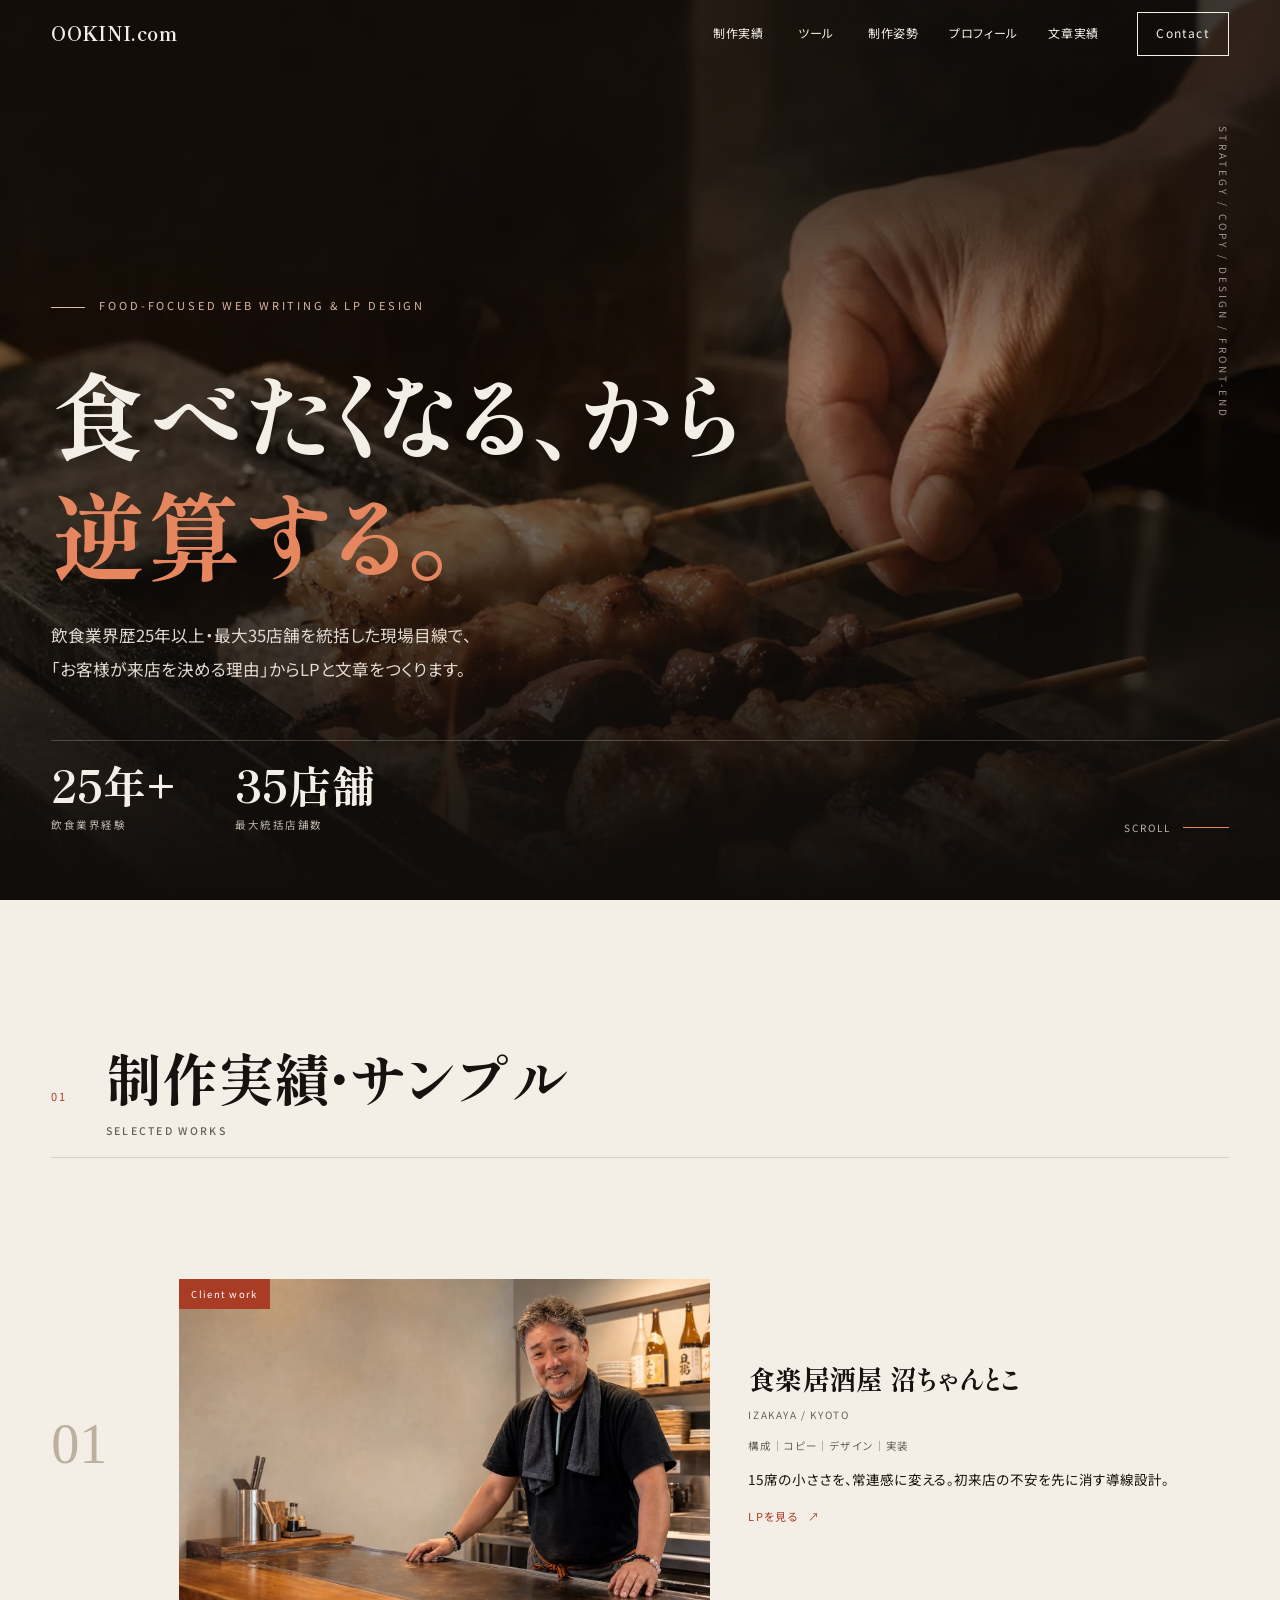
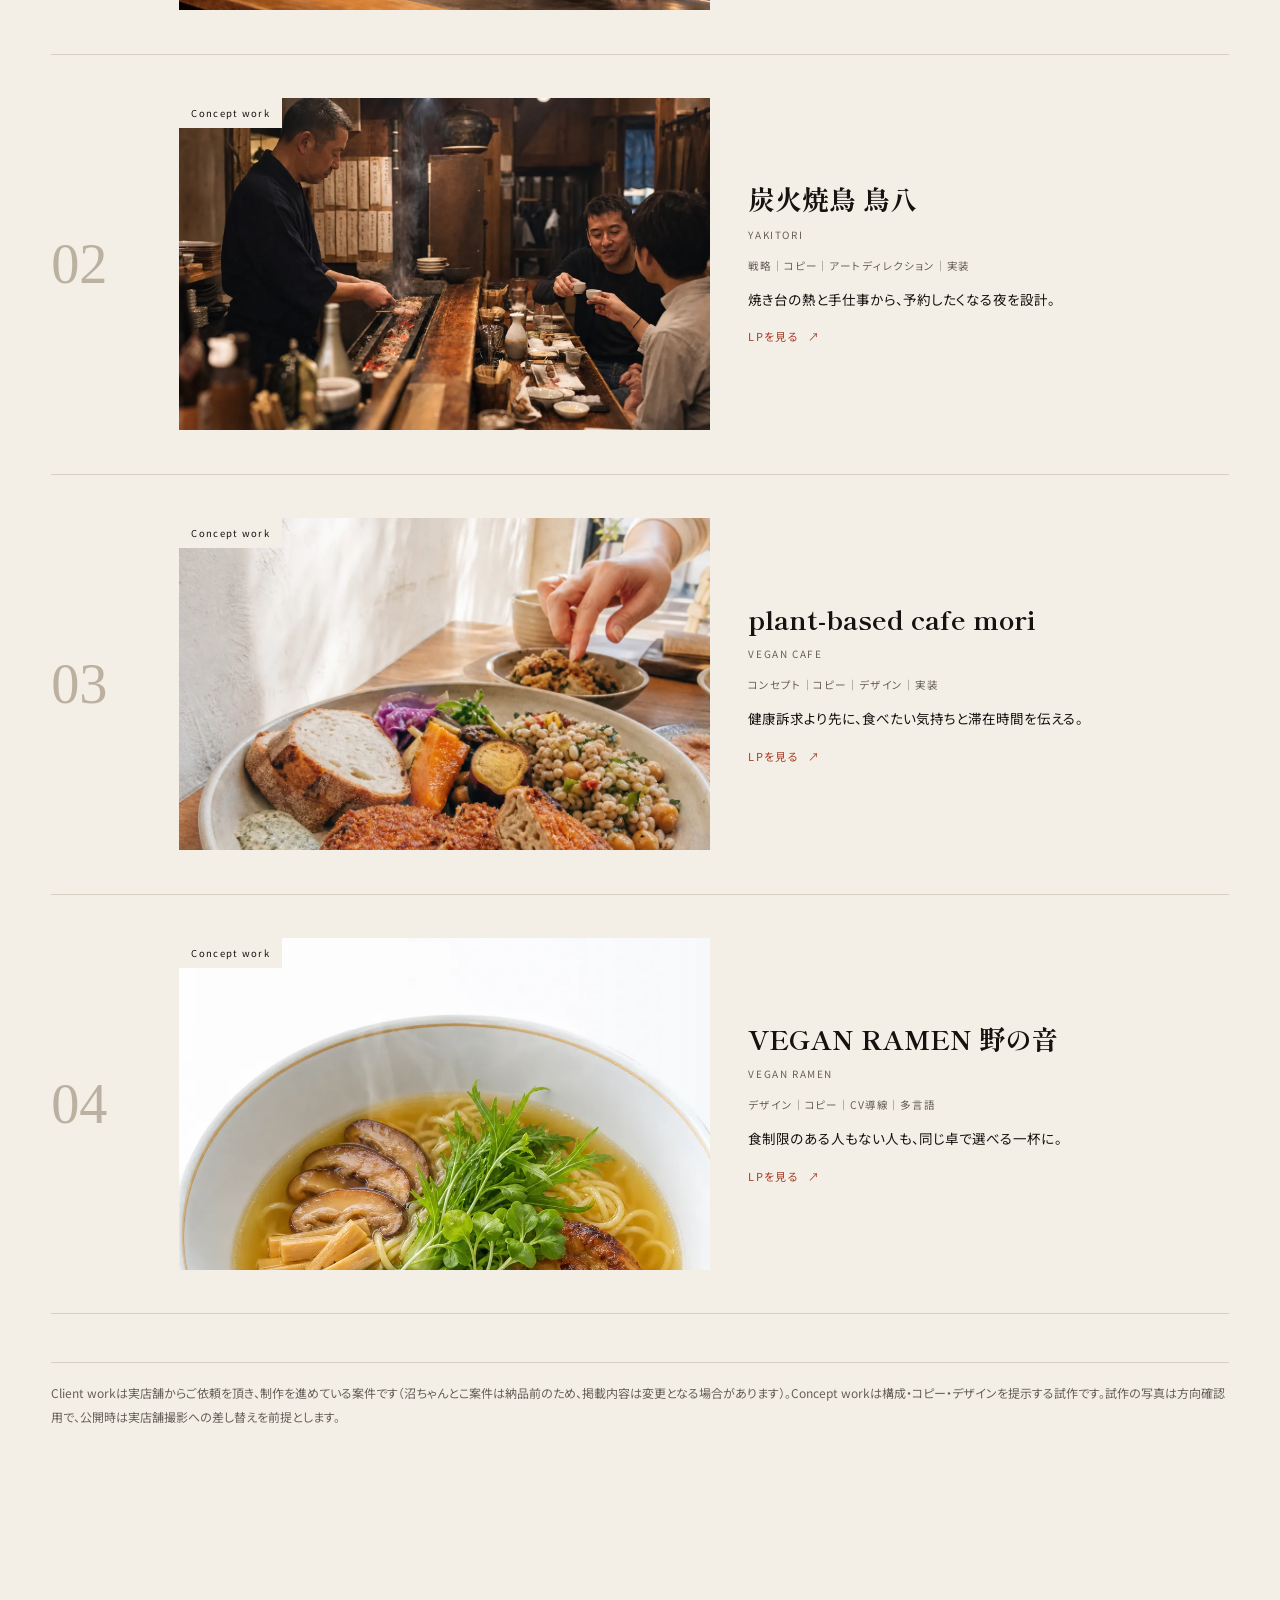
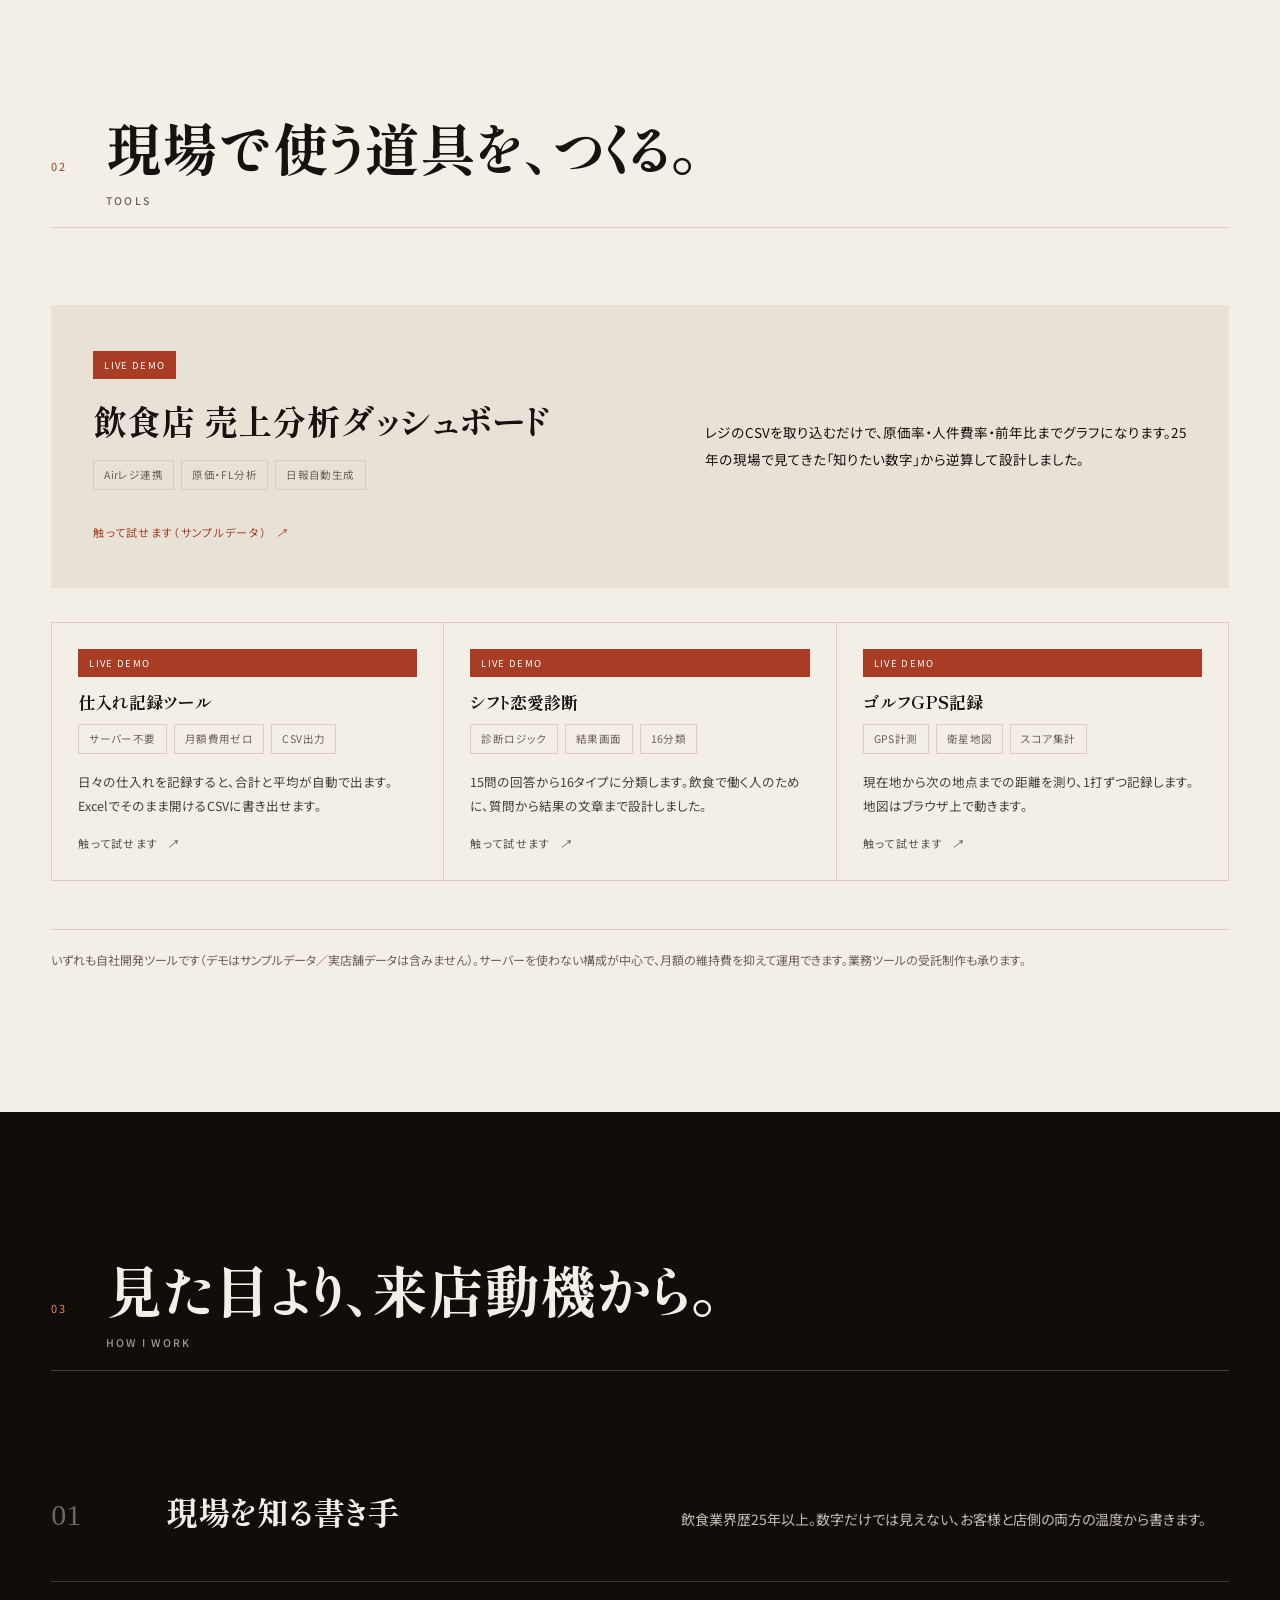
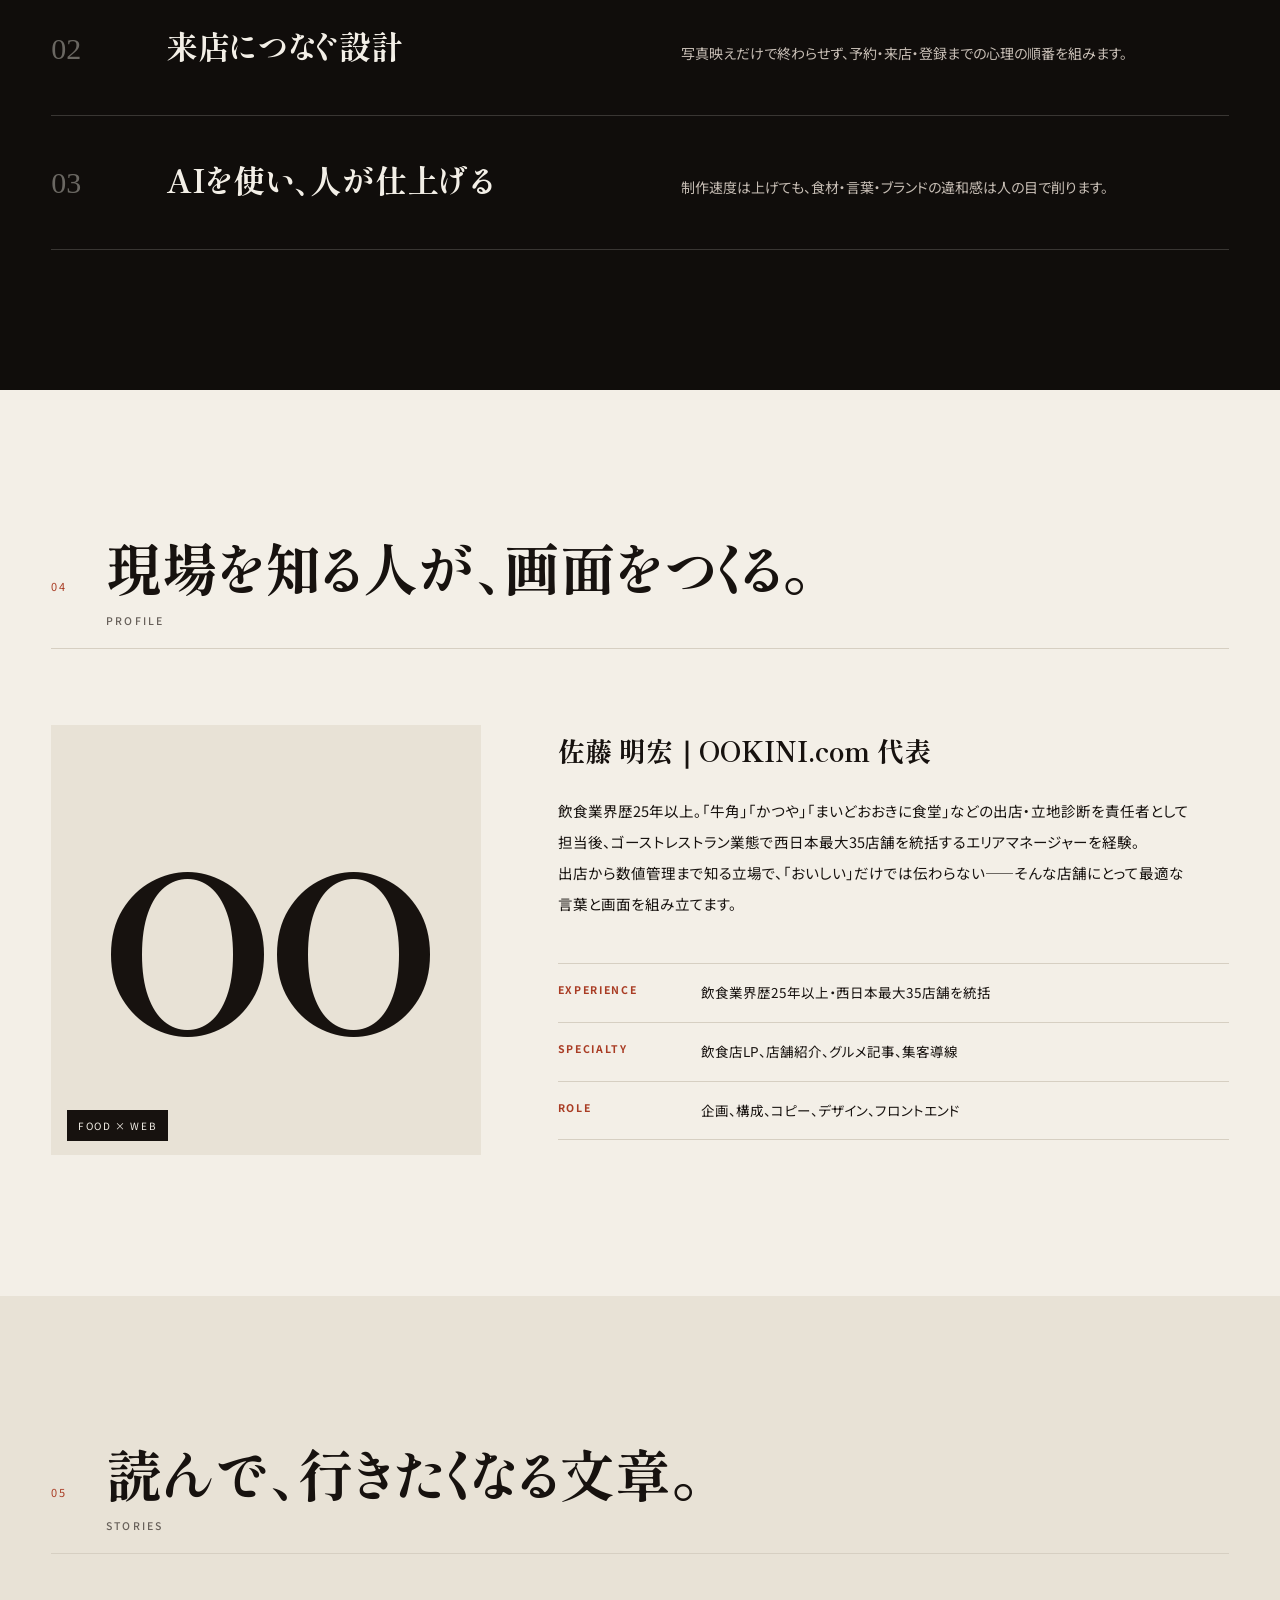
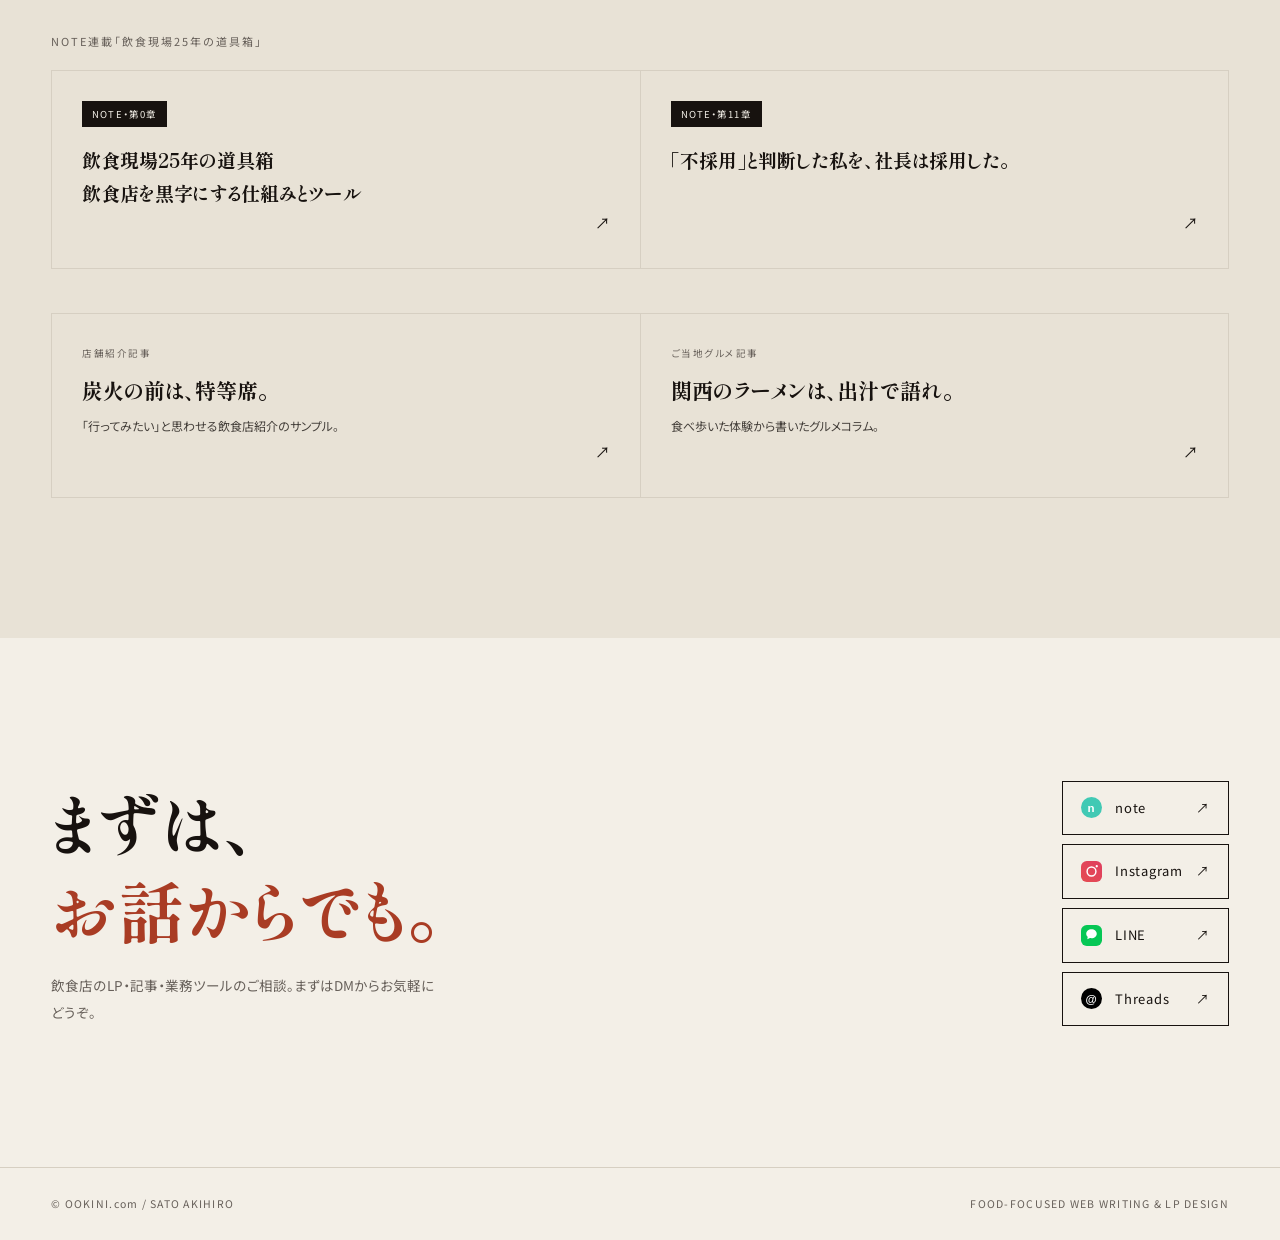
<file: index.html>
<!doctype html>
<html lang="ja">
<head>
<meta charset="utf-8">
<meta name="viewport" content="width=device-width,initial-scale=1">
<title>OOKINI.com｜飲食専門のWebライティング＆LP制作</title>
<meta name="description" content="飲食業界歴25年以上・最大35店舗を統括した現場目線で、来店につながる飲食店LPとグルメ記事を制作します。">
<meta property="og:title" content="OOKINI.com｜飲食専門のWebライティング＆LP制作">
<meta property="og:description" content="飲食業界歴25年以上・最大35店舗を統括した現場目線で、来店につながる飲食店LPとグルメ記事を制作します。">
<meta property="og:type" content="website">
<meta property="og:image" content="lp/assets/yakitori-hero.webp">
<meta name="theme-color" content="#17120F">
<script>document.documentElement.className+=" js";</script>
<link rel="preconnect" href="https://fonts.googleapis.com">
<link rel="preconnect" href="https://fonts.gstatic.com" crossorigin>
<link rel="preload" as="image" href="lp/assets/yakitori-hero.webp" fetchpriority="high">
<link href="https://fonts.googleapis.com/css2?family=Shippori+Mincho+B1:wght@600;700&family=Noto+Sans+JP:wght@400;500;700&display=swap" rel="stylesheet">
<style>
:root{
  --paper:#F3EFE7; --ink:#17120F; --night:#100D0B;
  --shu:#A93C24; --dim:#67605A; --line:#D6CFC2; --wash:#E8E2D6;
  --mincho:"Shippori Mincho B1","Hiragino Mincho ProN","Yu Mincho",serif;
  --sans:"Noto Sans JP",-apple-system,"Hiragino Kaku Gothic ProN","Yu Gothic",sans-serif;
  --ease:cubic-bezier(.2,.7,.2,1);
  --gut:clamp(20px,4vw,64px);
}
*{box-sizing:border-box;margin:0;padding:0;min-width:0}
html{scroll-behavior:smooth;-webkit-text-size-adjust:100%}
body{background:var(--paper);color:var(--ink);font-family:var(--sans);line-height:1.9;
  font-feature-settings:"palt" 1;-webkit-font-smoothing:antialiased;overflow-x:hidden}
img{display:block;width:100%;height:100%;object-fit:cover}
a{color:inherit;text-decoration:none}
:focus-visible{outline:2px solid var(--shu);outline-offset:3px}
.shell{width:min(1180px,calc(100% - var(--gut)*2));margin-inline:auto}
h1,h2,h3,h4,.kicker,.hero-lead,.work-sum,.p-bio,.m-row p,.cta p{word-break:auto-phrase;line-break:strict}

/* ── 進捗・ヘッダ ─────────────────────────── */
.progress{position:fixed;z-index:200;left:0;top:0;width:0;height:2px;background:var(--shu)}
.header{position:fixed;z-index:100;inset:0 0 auto;height:68px;display:flex;align-items:center;
  gap:clamp(14px,3vw,40px);padding-inline:var(--gut);transition:transform .4s var(--ease),
  background .4s,border-color .4s;border-bottom:1px solid transparent}
.header.is-solid{background:rgba(243,239,231,.92);backdrop-filter:blur(14px);border-bottom-color:var(--line)}
.header.is-hidden{transform:translateY(-110%)}
.brand{display:flex;align-items:center;min-height:44px;font-family:var(--mincho);font-size:19px;font-weight:700;letter-spacing:.02em;white-space:nowrap}
.header.on-dark{color:#F3EFE7}
.nav{display:flex;gap:clamp(16px,2.4vw,30px);margin-left:auto;font-size:12px;letter-spacing:.06em}
.nav a{position:relative;display:flex;align-items:center;justify-content:center;min-height:44px;min-width:44px}
.nav a::after{content:"";position:absolute;left:0;right:100%;bottom:12px;border-bottom:1px solid currentColor;transition:right .3s var(--ease)}
.nav a:hover::after{right:0}
.header .contact{flex:none;display:flex;align-items:center;min-height:44px;padding:0 18px;border:1px solid currentColor;font-size:12px;letter-spacing:.1em;transition:background .25s,color .25s}
.header .contact:hover{background:var(--ink);color:var(--paper);border-color:var(--ink)}
.header.on-dark .contact:hover{background:var(--paper);color:var(--ink);border-color:var(--paper)}

/* ── ヒーロー ─────────────────────────────── */
.hero{position:relative;min-height:100svh;display:flex;align-items:flex-end;
  background:var(--night);color:#F3EFE7;overflow:hidden;isolation:isolate}
.hero-bg{position:absolute;inset:0;z-index:-2}
.hero-bg img{object-position:58% 42%;filter:saturate(.84) contrast(1.06) brightness(.9);
  animation:drift 26s ease-in-out infinite alternate}
.hero::after{content:"";position:absolute;inset:0;z-index:-1;
  background:linear-gradient(180deg,rgba(16,13,11,.74) 0 18%,rgba(16,13,11,.32) 42%,rgba(16,13,11,.86) 82%,#100D0B 100%)}
@keyframes drift{to{transform:scale(1.07) translate3d(-1.5%,-1%,0)}}
.hero-inner{width:min(1180px,calc(100% - var(--gut)*2));margin-inline:auto;
  padding-block:clamp(90px,12vh,150px) clamp(44px,7vh,76px)}
.kicker{font-size:11px;letter-spacing:.26em;color:#D9B9A8;margin-bottom:clamp(22px,4vh,40px)}
.kicker::before{content:"";display:inline-block;width:34px;border-top:1px solid currentColor;
  vertical-align:middle;margin-right:14px}
.hero h1{font-family:var(--mincho);font-weight:700;
  font-size:clamp(38px,7.4vw,104px);line-height:1.26;letter-spacing:.01em;margin-bottom:clamp(20px,3vh,34px)}
.hero h1 i{font-style:normal;color:#E6865F}
.hero-lead{font-size:clamp(14px,1.3vw,17px);line-height:2.05;color:#E2DAD0;max-width:30em}
.hero-foot{display:flex;align-items:flex-end;justify-content:space-between;gap:24px;flex-wrap:wrap;
  margin-top:clamp(34px,6vh,64px);padding-top:22px;border-top:1px solid rgba(243,239,231,.22)}
.hero-stats{display:flex;gap:clamp(24px,5vw,60px)}
.hero-stats b{display:block;font-family:var(--mincho);font-size:clamp(28px,3.4vw,46px);line-height:1}
.hero-stats span{font-size:10.5px;letter-spacing:.14em;color:#BFB4A9}
.scroll-cue{display:flex;align-items:center;gap:12px;font-size:10px;letter-spacing:.2em;color:#BFB4A9}
.scroll-cue i{display:block;width:46px;height:1px;background:rgba(243,239,231,.4);position:relative;overflow:hidden}
.scroll-cue i::after{content:"";position:absolute;inset:0;background:#E6865F;animation:cue 2.4s var(--ease) infinite}
@keyframes cue{0%{transform:translateX(-100%)}60%,100%{transform:translateX(100%)}}
.hero-side{position:absolute;right:calc(var(--gut) - 4px);top:clamp(96px,14vh,170px);z-index:2;
  writing-mode:vertical-rl;font-size:10px;letter-spacing:.3em;color:rgba(243,239,231,.6)}

/* ── セクション共通 ───────────────────────── */
.section{padding-block:clamp(84px,11vw,160px)}
.head{display:grid;grid-template-columns:auto 1fr;align-items:baseline;gap:clamp(18px,3vw,38px);
  margin-bottom:clamp(44px,6vw,80px);padding-bottom:20px;border-bottom:1px solid var(--line)}
.head .no{font-size:11px;letter-spacing:.2em;color:var(--shu);white-space:nowrap}
.head h2{font-family:var(--mincho);font-weight:700;font-size:clamp(30px,4.4vw,56px);line-height:1.3}
.head .en{display:block;font-family:var(--sans);font-size:10.5px;font-weight:500;
  letter-spacing:.22em;color:var(--dim);margin-top:10px}
.note{margin-top:clamp(30px,4vw,48px);padding-top:18px;border-top:1px solid var(--line);
  font-size:12px;line-height:2;color:var(--dim)}

/* ── 制作実績：カードの反復をやめ、1点ずつの横組みに ── */
.work{display:grid;grid-template-columns:clamp(64px,7vw,110px) minmax(0,1.05fr) minmax(0,.95fr);
  gap:clamp(18px,3vw,44px);align-items:center;padding-block:clamp(26px,3.4vw,44px);
  border-bottom:1px solid var(--line)}
.work:first-child{border-top:1px solid var(--line)}
.work-no{font-family:var(--mincho);font-size:clamp(30px,4.4vw,60px);line-height:1;color:#BCB1A0;
  transition:color .5s var(--ease)}
.work:hover .work-no{color:var(--shu)}
.work-shot{position:relative;aspect-ratio:16/10;overflow:hidden;background:var(--wash)}
.work-shot img{transition:transform .9s var(--ease),filter .6s}
.work:hover .work-shot img{transform:scale(1.045)}
.tag{position:absolute;z-index:2;left:0;top:0;padding:6px 12px;font-size:9.5px;letter-spacing:.14em;
  background:var(--paper);color:var(--ink)}
.tag.live{background:var(--shu);color:#fff}
.work-name{font-family:var(--mincho);font-size:clamp(19px,2.1vw,27px);font-weight:700;line-height:1.5}
.work-name small{display:block;font-family:var(--sans);font-size:10px;font-weight:400;
  letter-spacing:.16em;color:var(--dim);margin-top:7px}
.role{display:inline-block;margin:14px 0 10px;font-size:10.5px;letter-spacing:.08em;color:var(--dim)}
.work-sum{font-size:13.5px;line-height:1.95}
.work-go{display:inline-flex;align-items:center;gap:9px;margin-top:14px;font-size:11px;
  letter-spacing:.12em;color:var(--shu)}
.work-go i{font-style:normal;transition:transform .35s var(--ease)}
.work:hover .work-go i{transform:translate(3px,-3px)}

/* ── ツール：主役1つ＋小さく3つ（反復に見せない） ── */
.tool-lead{display:grid;grid-template-columns:minmax(0,1fr) minmax(0,.86fr);gap:clamp(22px,4vw,56px);
  align-items:center;padding:clamp(24px,3.4vw,42px);background:var(--wash);margin-bottom:clamp(20px,3vw,34px)}
.badge{display:inline-block;padding:5px 11px;background:var(--shu);color:#fff;font-size:9.5px;letter-spacing:.14em}
.tool-lead h3{font-family:var(--mincho);font-size:clamp(23px,2.7vw,34px);font-weight:700;
  line-height:1.5;margin:16px 0 14px}
.spec{display:flex;flex-wrap:wrap;gap:7px;margin-bottom:16px}
.spec span{padding:4px 10px;border:1px solid var(--line);font-size:10.5px;letter-spacing:.04em;color:var(--dim)}
.tool-lead p{font-size:13.5px;line-height:2}
.tool-open{display:inline-flex;align-items:center;gap:9px;margin-top:16px;font-size:11px;
  letter-spacing:.12em;color:var(--shu)}
.tool-grid{display:grid;grid-template-columns:repeat(3,minmax(0,1fr));gap:1px;background:var(--line);
  border:1px solid var(--line)}
.tool{background:var(--paper);padding:clamp(18px,2.4vw,26px);display:flex;flex-direction:column;
  transition:background .3s,color .3s}
.tool:hover{background:var(--ink);color:var(--paper)}
.tool h3{font-family:var(--mincho);font-size:17px;font-weight:700;line-height:1.5;margin:12px 0 10px}
.tool p{font-size:12.5px;line-height:1.95;color:inherit;opacity:.8}
.tool .tool-open{margin-top:auto;padding-top:14px;color:inherit;opacity:.72}
.tool:hover .badge{background:var(--paper);color:var(--shu)}
.tool:hover .spec span{border-color:rgba(243,239,231,.4)}

/* ── 制作姿勢：夜に反転（ページ唯一の転調） ── */
.method{background:var(--night);color:var(--paper)}
.method .head{border-bottom-color:rgba(243,239,231,.22)}
.method .head .no{color:#E6865F}
.method .head .en{color:#A29890}
.m-row{display:grid;grid-template-columns:clamp(50px,6vw,90px) minmax(0,1fr) minmax(0,1.15fr);
  gap:clamp(16px,3vw,42px);align-items:baseline;padding-block:clamp(24px,3vw,38px);
  border-bottom:1px solid rgba(243,239,231,.18)}
.m-row:first-child{border-top:1px solid rgba(243,239,231,.18)}
.m-no{font-family:var(--mincho);font-size:clamp(20px,2.4vw,30px);color:rgba(243,239,231,.4)}
.m-row h3{font-family:var(--mincho);font-size:clamp(20px,2.5vw,32px);font-weight:700;line-height:1.5;
  transition:color .4s}
.m-row:hover h3{color:#E6865F}
.m-row p{font-size:14px;line-height:2.05;color:#C6BDB4}

/* ── プロフィール ─────────────────────────── */
.profile{display:grid;grid-template-columns:minmax(0,.64fr) minmax(0,1fr);gap:clamp(30px,6vw,96px);
  align-items:start}
.mark{position:relative;aspect-ratio:1;background:var(--wash);display:grid;place-items:center;overflow:hidden}
.mark b{font-family:var(--mincho);font-size:clamp(110px,17vw,240px);line-height:1;color:var(--ink);
  letter-spacing:-.04em}
.mark span{position:absolute;left:16px;bottom:14px;padding:6px 11px;background:var(--ink);color:var(--paper);
  font-size:10px;letter-spacing:.16em}
.p-name{font-family:var(--mincho);font-size:clamp(20px,2.3vw,27px);font-weight:700;margin-bottom:18px}
.p-bio{font-size:14.5px;line-height:2.15;max-width:44em}
.career{margin-top:clamp(28px,4vw,44px);border-top:1px solid var(--line)}
.c-row{display:grid;grid-template-columns:minmax(0,118px) minmax(0,1fr);gap:clamp(12px,2vw,26px);
  padding-block:16px;border-bottom:1px solid var(--line)}
.c-row b{font-size:10.5px;letter-spacing:.16em;color:var(--shu)}
.c-row span{font-size:13.5px;line-height:1.9}

/* ── 文章 ─────────────────────────────────── */
.writing{background:var(--wash)}
.lead-label{font-size:11px;letter-spacing:.18em;color:var(--dim);margin-bottom:18px}
.notes{display:grid;grid-template-columns:repeat(2,minmax(0,1fr));gap:1px;background:var(--line);
  border:1px solid var(--line);margin-bottom:clamp(26px,4vw,44px)}
.n-card{background:var(--wash);padding:clamp(20px,2.6vw,30px);display:flex;flex-direction:column;
  min-height:168px;transition:background .3s,color .3s}
.n-card:hover{background:var(--shu);color:#fff}
.n-badge{align-self:flex-start;padding:4px 10px;background:var(--ink);color:var(--paper);
  font-size:9.5px;letter-spacing:.12em}
.n-card:hover .n-badge{background:#fff;color:var(--shu)}
.n-card h4{font-family:var(--mincho);font-size:clamp(15px,1.7vw,19px);font-weight:700;line-height:1.75;margin-top:16px}
.n-card .go{align-self:flex-end;margin-top:auto;font-size:15px}
.arts{display:grid;grid-template-columns:repeat(2,minmax(0,1fr));gap:1px;background:var(--line);
  border:1px solid var(--line)}
.art{background:var(--wash);padding:clamp(20px,2.6vw,30px);display:flex;flex-direction:column;
  min-height:150px;transition:background .3s,color .3s}
.art:hover{background:var(--ink);color:var(--paper)}
.art small{font-size:9.5px;letter-spacing:.16em;color:var(--dim)}
.art:hover small{color:#BFB4A9}
.art h3{font-family:var(--mincho);font-size:clamp(16px,1.8vw,21px);font-weight:700;line-height:1.6;margin:12px 0 8px}
.art p{font-size:12px;line-height:1.9;opacity:.78}
.art .go{align-self:flex-end;margin-top:auto;font-size:15px}

/* ── CTA ─────────────────────────────────── */
.cta{display:grid;grid-template-columns:minmax(0,1fr) auto;gap:clamp(30px,5vw,70px);align-items:end}
.cta h2{font-family:var(--mincho);font-size:clamp(32px,5.2vw,68px);font-weight:700;line-height:1.3}
.cta h2 i{font-style:normal;color:var(--shu)}
.cta p{font-size:13.5px;line-height:2;color:var(--dim);margin-top:20px;max-width:30em}
.btns{display:grid;gap:9px;min-width:min(260px,100%)}
.btn{display:flex;align-items:center;gap:13px;padding:14px 18px;border:1px solid var(--ink);
  font-size:13px;letter-spacing:.06em;transition:background .25s,color .25s,border-color .25s}
.btn:hover{background:var(--ink);color:var(--paper)}
.btn .ic{flex:none;width:21px;height:21px}
.btn .ic svg{width:100%;height:100%;display:block}
.btn .lb{flex:1}
footer{padding:26px var(--gut);border-top:1px solid var(--line);display:flex;justify-content:space-between;
  gap:16px;flex-wrap:wrap;font-size:10.5px;letter-spacing:.12em;color:var(--dim)}

/* ── 出現（JSが無くても必ず見える） ───────── */
.reveal{opacity:1;transform:none}
.js .reveal{opacity:0;transform:translateY(26px);
  transition:opacity .8s var(--ease),transform .9s var(--ease)}
.js .reveal.in{opacity:1;transform:none}
.js .reveal[data-d="1"]{transition-delay:.09s}
.js .reveal[data-d="2"]{transition-delay:.18s}
.js .reveal[data-d="3"]{transition-delay:.27s}

/* ── 狭幅 ─────────────────────────────────── */
@media(max-width:900px){
  .nav{display:none}
  .hero h1{font-size:clamp(32px,8.6vw,52px)}
  .hero-side{display:none}
  .work{grid-template-columns:clamp(44px,11vw,64px) minmax(0,1fr);gap:16px 18px}
  .work-shot{grid-column:2}
  .work-body{grid-column:2}
  .work-no{align-self:start}
  .tool-lead{grid-template-columns:minmax(0,1fr)}
  .tool-grid{grid-template-columns:minmax(0,1fr)}
  .m-row{grid-template-columns:clamp(40px,10vw,56px) minmax(0,1fr)}
  .m-row p{grid-column:2}
  .profile{grid-template-columns:minmax(0,1fr)}
  .mark{aspect-ratio:1.7/1}
  .notes,.arts{grid-template-columns:minmax(0,1fr)}
  .cta{grid-template-columns:minmax(0,1fr)}
  .btns{grid-template-columns:repeat(2,minmax(0,1fr))}
}
@media(max-width:560px){
  .header{height:60px}
  .brand{font-size:17px}
  .header .contact{padding:8px 13px;font-size:11px}
  .hero-stats{gap:22px}
  .kicker{font-size:9.5px;letter-spacing:.14em}
  .kicker::before{width:22px;margin-right:9px}
  .hero-lead br{display:none}
  .hero-foot{gap:18px}
  .scroll-cue{display:none}
  .btns{grid-template-columns:minmax(0,1fr)}
  .c-row{grid-template-columns:minmax(0,88px) minmax(0,1fr);gap:10px}
}
@media(prefers-reduced-motion:reduce){
  html{scroll-behavior:auto}
  *,*::before,*::after{animation:none!important;transition-duration:.01ms!important}
  .js .reveal{opacity:1;transform:none}
}
</style>
</head>
<body>
<div class="progress" aria-hidden="true"></div>

<header class="header on-dark">
  <a class="brand" href="#top">OOKINI.com</a>
  <nav class="nav" aria-label="メインナビゲーション">
    <a href="#work">制作実績</a><a href="#tools">ツール</a><a href="#method">制作姿勢</a><a href="#profile">プロフィール</a><a href="#writing">文章実績</a>
  </nav>
  <a class="contact" href="#contact">Contact</a>
</header>

<main id="top">

  <section class="hero">
    <figure class="hero-bg"><img src="lp/assets/yakitori-hero.webp" alt="炭火で焼鳥を焼く職人の手元" fetchpriority="high" width="1122" height="1402"></figure>
    <span class="hero-side">STRATEGY / COPY / DESIGN / FRONT-END</span>
    <div class="hero-inner">
      <p class="kicker reveal">FOOD-FOCUSED WEB WRITING &amp; LP DESIGN</p>
      <h1 class="reveal" data-d="1">食べたくなる、から<br><i>逆算する。</i></h1>
      <p class="hero-lead reveal" data-d="2">飲食業界歴25年以上・最大35店舗を統括した現場目線で、<br>「お客様が来店を決める理由」からLPと文章をつくります。</p>
      <div class="hero-foot reveal" data-d="3">
        <div class="hero-stats">
          <div><b>25年+</b><span>飲食業界経験</span></div>
          <div><b>35店舗</b><span>最大統括店舗数</span></div>
        </div>
        <span class="scroll-cue">SCROLL<i></i></span>
      </div>
    </div>
  </section>

  <section class="section shell" id="work">
    <div class="head reveal"><span class="no">01</span><h2>制作実績・サンプル<span class="en">SELECTED WORKS</span></h2></div>

    <a class="work reveal" href="lp/numachan.html" target="_blank" rel="noopener">
      <span class="work-no" aria-hidden="true">01</span>
      <div class="work-shot"><img src="lp/assets/numachan/numachan-wall-hero.webp" alt="食楽居酒屋 沼ちゃんとこ LP" loading="lazy" width="1672" height="941"><span class="tag live">Client work</span></div>
      <div class="work-body">
        <h3 class="work-name">食楽居酒屋 沼ちゃんとこ<small>IZAKAYA / KYOTO</small></h3>
        <span class="role">構成｜コピー｜デザイン｜実装</span>
        <p class="work-sum">15席の小ささを、常連感に変える。初来店の不安を先に消す導線設計。</p>
        <span class="work-go">LPを見る <i>↗</i></span>
      </div>
    </a>

    <a class="work reveal" href="lp/yakitori.html" target="_blank" rel="noopener">
      <span class="work-no" aria-hidden="true">02</span>
      <div class="work-shot"><img src="lp/assets/yakitori-counter.webp" alt="炭火焼鳥 鳥八 LP" loading="lazy" width="1536" height="1024"><span class="tag">Concept work</span></div>
      <div class="work-body">
        <h3 class="work-name">炭火焼鳥 鳥八<small>YAKITORI</small></h3>
        <span class="role">戦略｜コピー｜アートディレクション｜実装</span>
        <p class="work-sum">焼き台の熱と手仕事から、予約したくなる夜を設計。</p>
        <span class="work-go">LPを見る <i>↗</i></span>
      </div>
    </a>

    <a class="work reveal" href="lp/mori.html" target="_blank" rel="noopener">
      <span class="work-no" aria-hidden="true">03</span>
      <div class="work-shot"><img src="lp/assets/mori-hero.webp" alt="plant-based cafe mori LP" loading="lazy" width="1122" height="1402"><span class="tag">Concept work</span></div>
      <div class="work-body">
        <h3 class="work-name">plant-based cafe mori<small>VEGAN CAFE</small></h3>
        <span class="role">コンセプト｜コピー｜デザイン｜実装</span>
        <p class="work-sum">健康訴求より先に、食べたい気持ちと滞在時間を伝える。</p>
        <span class="work-go">LPを見る <i>↗</i></span>
      </div>
    </a>

    <a class="work reveal" href="lp/nonone.html" target="_blank" rel="noopener">
      <span class="work-no" aria-hidden="true">04</span>
      <div class="work-shot"><img src="lp/assets/nonone-hero.webp" alt="VEGAN RAMEN 野の音 LP" loading="lazy" width="1003" height="1568"><span class="tag">Concept work</span></div>
      <div class="work-body">
        <h3 class="work-name">VEGAN RAMEN 野の音<small>VEGAN RAMEN</small></h3>
        <span class="role">デザイン｜コピー｜CV導線｜多言語</span>
        <p class="work-sum">食制限のある人もない人も、同じ卓で選べる一杯に。</p>
        <span class="work-go">LPを見る <i>↗</i></span>
      </div>
    </a>

    <p class="note reveal">Client workは実店舗からご依頼を頂き、制作を進めている案件です（沼ちゃんとこ案件は納品前のため、掲載内容は変更となる場合があります）。Concept workは構成・コピー・デザインを提示する試作です。試作の写真は方向確認用で、公開時は実店舗撮影への差し替えを前提とします。</p>
  </section>

  <section class="section shell" id="tools">
    <div class="head reveal"><span class="no">02</span><h2>現場で使う道具を、つくる。<span class="en">TOOLS</span></h2></div>

    <a class="tool-lead reveal" href="https://ookinifood-demo.pages.dev/?app=sample" target="_blank" rel="noopener">
      <div>
        <span class="badge">LIVE DEMO</span>
        <h3>飲食店 売上分析ダッシュボード</h3>
        <div class="spec"><span>Airレジ連携</span><span>原価・FL分析</span><span>日報自動生成</span></div>
        <span class="tool-open">触って試せます（サンプルデータ） <i>↗</i></span>
      </div>
      <p>レジのCSVを取り込むだけで、原価率・人件費率・前年比までグラフになります。25年の現場で見てきた「知りたい数字」から逆算して設計しました。</p>
    </a>

    <div class="tool-grid">
      <a class="tool reveal" href="https://demo-shiire.pages.dev" target="_blank" rel="noopener">
        <span class="badge">LIVE DEMO</span>
        <h3>仕入れ記録ツール</h3>
        <div class="spec"><span>サーバー不要</span><span>月額費用ゼロ</span><span>CSV出力</span></div>
        <p>日々の仕入れを記録すると、合計と平均が自動で出ます。Excelでそのまま開けるCSVに書き出せます。</p>
        <span class="tool-open">触って試せます <i>↗</i></span>
      </a>
      <a class="tool reveal" data-d="1" href="https://shift-koi.pages.dev" target="_blank" rel="noopener">
        <span class="badge">LIVE DEMO</span>
        <h3>シフト恋愛診断</h3>
        <div class="spec"><span>診断ロジック</span><span>結果画面</span><span>16分類</span></div>
        <p>15問の回答から16タイプに分類します。飲食で働く人のために、質問から結果の文章まで設計しました。</p>
        <span class="tool-open">触って試せます <i>↗</i></span>
      </a>
      <a class="tool reveal" data-d="2" href="https://golf-gps-test.pages.dev" target="_blank" rel="noopener">
        <span class="badge">LIVE DEMO</span>
        <h3>ゴルフGPS記録</h3>
        <div class="spec"><span>GPS計測</span><span>衛星地図</span><span>スコア集計</span></div>
        <p>現在地から次の地点までの距離を測り、1打ずつ記録します。地図はブラウザ上で動きます。</p>
        <span class="tool-open">触って試せます <i>↗</i></span>
      </a>
    </div>

    <p class="note reveal">いずれも自社開発ツールです（デモはサンプルデータ／実店舗データは含みません）。サーバーを使わない構成が中心で、月額の維持費を抑えて運用できます。業務ツールの受託制作も承ります。</p>
  </section>

  <section class="section method" id="method">
    <div class="shell">
      <div class="head reveal"><span class="no">03</span><h2>見た目より、来店動機から。<span class="en">HOW I WORK</span></h2></div>
      <article class="m-row reveal"><span class="m-no">01</span><h3>現場を知る書き手</h3><p>飲食業界歴25年以上。数字だけでは見えない、お客様と店側の両方の温度から書きます。</p></article>
      <article class="m-row reveal" data-d="1"><span class="m-no">02</span><h3>来店につなぐ設計</h3><p>写真映えだけで終わらせず、予約・来店・登録までの心理の順番を組みます。</p></article>
      <article class="m-row reveal" data-d="2"><span class="m-no">03</span><h3>AIを使い、人が仕上げる</h3><p>制作速度は上げても、食材・言葉・ブランドの違和感は人の目で削ります。</p></article>
    </div>
  </section>

  <section class="section shell" id="profile">
    <div class="head reveal"><span class="no">04</span><h2>現場を知る人が、画面をつくる。<span class="en">PROFILE</span></h2></div>
    <div class="profile">
      <div class="mark reveal" aria-label="OOKINI.comのタイポグラフィックシンボル"><b>OO</b><span>FOOD × WEB</span></div>
      <div class="reveal" data-d="1">
        <p class="p-name">佐藤 明宏｜OOKINI.com 代表</p>
        <p class="p-bio">飲食業界歴25年以上。「牛角」「かつや」「まいどおおきに食堂」などの出店・立地診断を責任者として担当後、ゴーストレストラン業態で西日本最大35店舗を統括するエリアマネージャーを経験。出店から数値管理まで知る立場で、「おいしい」だけでは伝わらない——そんな店舗にとって最適な言葉と画面を組み立てます。</p>
        <div class="career">
          <div class="c-row"><b>EXPERIENCE</b><span>飲食業界歴25年以上・西日本最大35店舗を統括</span></div>
          <div class="c-row"><b>SPECIALTY</b><span>飲食店LP、店舗紹介、グルメ記事、集客導線</span></div>
          <div class="c-row"><b>ROLE</b><span>企画、構成、コピー、デザイン、フロントエンド</span></div>
        </div>
      </div>
    </div>
  </section>

  <section class="section writing" id="writing">
    <div class="shell">
      <div class="head reveal"><span class="no">05</span><h2>読んで、行きたくなる文章。<span class="en">STORIES</span></h2></div>
      <p class="lead-label reveal">NOTE連載「飲食現場25年の道具箱」</p>
      <div class="notes">
        <a class="n-card reveal" href="https://note.com/ookinifood/n/nff37a99d6b62" target="_blank" rel="noopener">
          <span class="n-badge">NOTE・第0章</span>
          <h4>飲食現場25年の道具箱<br>飲食店を黒字にする仕組みとツール</h4>
          <span class="go">↗</span>
        </a>
        <a class="n-card reveal" data-d="1" href="https://note.com/ookinifood/n/n533bc397f5dd" target="_blank" rel="noopener">
          <span class="n-badge">NOTE・第11章</span>
          <h4>「不採用」と判断した私を、社長は採用した。</h4>
          <span class="go">↗</span>
        </a>
      </div>
      <div class="arts">
        <a class="art reveal" href="articles/飲食店紹介_炭火焼鳥鳥八.html" target="_blank" rel="noopener">
          <small>店舗紹介記事</small><h3>炭火の前は、特等席。</h3>
          <p>「行ってみたい」と思わせる飲食店紹介のサンプル。</p><span class="go">↗</span>
        </a>
        <a class="art reveal" data-d="1" href="articles/関西ご当地ラーメン.html" target="_blank" rel="noopener">
          <small>ご当地グルメ記事</small><h3>関西のラーメンは、出汁で語れ。</h3>
          <p>食べ歩いた体験から書いたグルメコラム。</p><span class="go">↗</span>
        </a>
      </div>
    </div>
  </section>

  <section class="section shell" id="contact">
    <div class="cta">
      <div class="reveal">
        <h2>まずは、<br><i>お話からでも。</i></h2>
        <p>飲食店のLP・記事・業務ツールのご相談。まずはDMからお気軽にどうぞ。</p>
      </div>
      <div class="btns reveal" data-d="1">
        <a class="btn" href="https://note.com/ookinifood" target="_blank" rel="noopener"><span class="ic"><svg viewBox="0 0 20 20" aria-hidden="true"><circle cx="10" cy="10" r="10" fill="#41C9B4"/><text x="10" y="14.2" font-size="11" font-weight="700" text-anchor="middle" fill="#fff" font-family="Helvetica Neue,Arial,sans-serif">n</text></svg></span><span class="lb">note</span><span>↗</span></a>
        <a class="btn" href="https://www.instagram.com/ookinifoodcom/" target="_blank" rel="noopener"><span class="ic"><svg viewBox="0 0 20 20" aria-hidden="true"><defs><linearGradient id="igGrad" x1="0" y1="20" x2="20" y2="0"><stop offset="0" stop-color="#FEDA75"/><stop offset=".3" stop-color="#FA7E1E"/><stop offset=".6" stop-color="#D62976"/><stop offset="1" stop-color="#4F5BD5"/></linearGradient></defs><rect width="20" height="20" rx="5.5" fill="url(#igGrad)"/><circle cx="10" cy="10" r="4.2" fill="none" stroke="#fff" stroke-width="1.4"/><circle cx="15" cy="5" r="1.1" fill="#fff"/></svg></span><span class="lb">Instagram</span><span>↗</span></a>
        <a class="btn" href="https://lin.ee/QN53ljj" target="_blank" rel="noopener"><span class="ic"><svg viewBox="0 0 20 20" aria-hidden="true"><rect width="20" height="20" rx="5.5" fill="#06C755"/><path d="M5 8.3c0-2.4 2.2-4.3 5-4.3s5 1.9 5 4.3c0 2.4-2.2 4.3-5 4.3-.5 0-1-.06-1.5-.16L6 13.6l.4-2.4C5.5 10.6 5 9.5 5 8.3z" fill="#fff"/></svg></span><span class="lb">LINE</span><span>↗</span></a>
        <a class="btn" href="https://www.threads.com/@ookinifoodcom" target="_blank" rel="noopener"><span class="ic"><svg viewBox="0 0 20 20" aria-hidden="true"><circle cx="10" cy="10" r="10" fill="#000"/><text x="10" y="14.2" font-size="11" font-weight="700" text-anchor="middle" fill="#fff" font-family="Helvetica Neue,Arial,sans-serif">@</text></svg></span><span class="lb">Threads</span><span>↗</span></a>
      </div>
    </div>
  </section>
</main>

<footer><span>© OOKINI.com / SATO AKIHIRO</span><span>FOOD-FOCUSED WEB WRITING &amp; LP DESIGN</span></footer>

<script>
(function(){
  var reduce = matchMedia('(prefers-reduced-motion: reduce)').matches;
  var progress = document.querySelector('.progress');
  var header = document.querySelector('.header');
  var hero = document.querySelector('.hero');
  var lastY = 0, ticking = false;

  function onScroll(){
    var y = scrollY;
    var max = document.documentElement.scrollHeight - innerHeight;
    progress.style.width = (max > 0 ? Math.min(100, y / max * 100) : 0) + '%';
    header.classList.toggle('is-hidden', y > lastY && y > 200);
    var overHero = hero && y < hero.offsetHeight - 80;
    header.classList.toggle('on-dark', overHero);
    header.classList.toggle('is-solid', !overHero && y > 40);
    lastY = y; ticking = false;
  }
  addEventListener('scroll', function(){ if(!ticking){ requestAnimationFrame(onScroll); ticking = true; } }, {passive:true});

  // 出現。observerが動かない環境でも、本文が消えたままにならないようにする。
  // 保険は「observerが1つも反応していないとき」だけ働かせる（正常時に全部出してしまわない）。
  var items = [].slice.call(document.querySelectorAll('.reveal'));
  function showAll(instant){
    items.forEach(function(el){
      if (instant && !el.classList.contains('in')) el.style.transition = 'none';
      el.classList.add('in');
    });
  }
  if (reduce || !('IntersectionObserver' in window)) {
    showAll(true);
  } else {
    var io = new IntersectionObserver(function(es){
      es.forEach(function(e){ if(e.isIntersecting){ e.target.classList.add('in'); io.unobserve(e.target); } });
    }, {threshold:.12, rootMargin:'0px 0px -6% 0px'});
    items.forEach(function(el){ io.observe(el); });
    setTimeout(function(){
      var any = items.some(function(el){ return el.classList.contains('in'); });
      if (!any) showAll(true);          // observerが死んでいる＝全部出す
    }, 2500);
  }

  document.querySelectorAll('a[href^="#"]').forEach(function(a){
    a.addEventListener('click', function(ev){
      var t = document.querySelector(a.getAttribute('href'));
      if(t){ ev.preventDefault(); t.scrollIntoView({behavior: reduce ? 'auto' : 'smooth'}); }
    });
  });
  onScroll();
})();
</script>
</body>
</html>
</file>
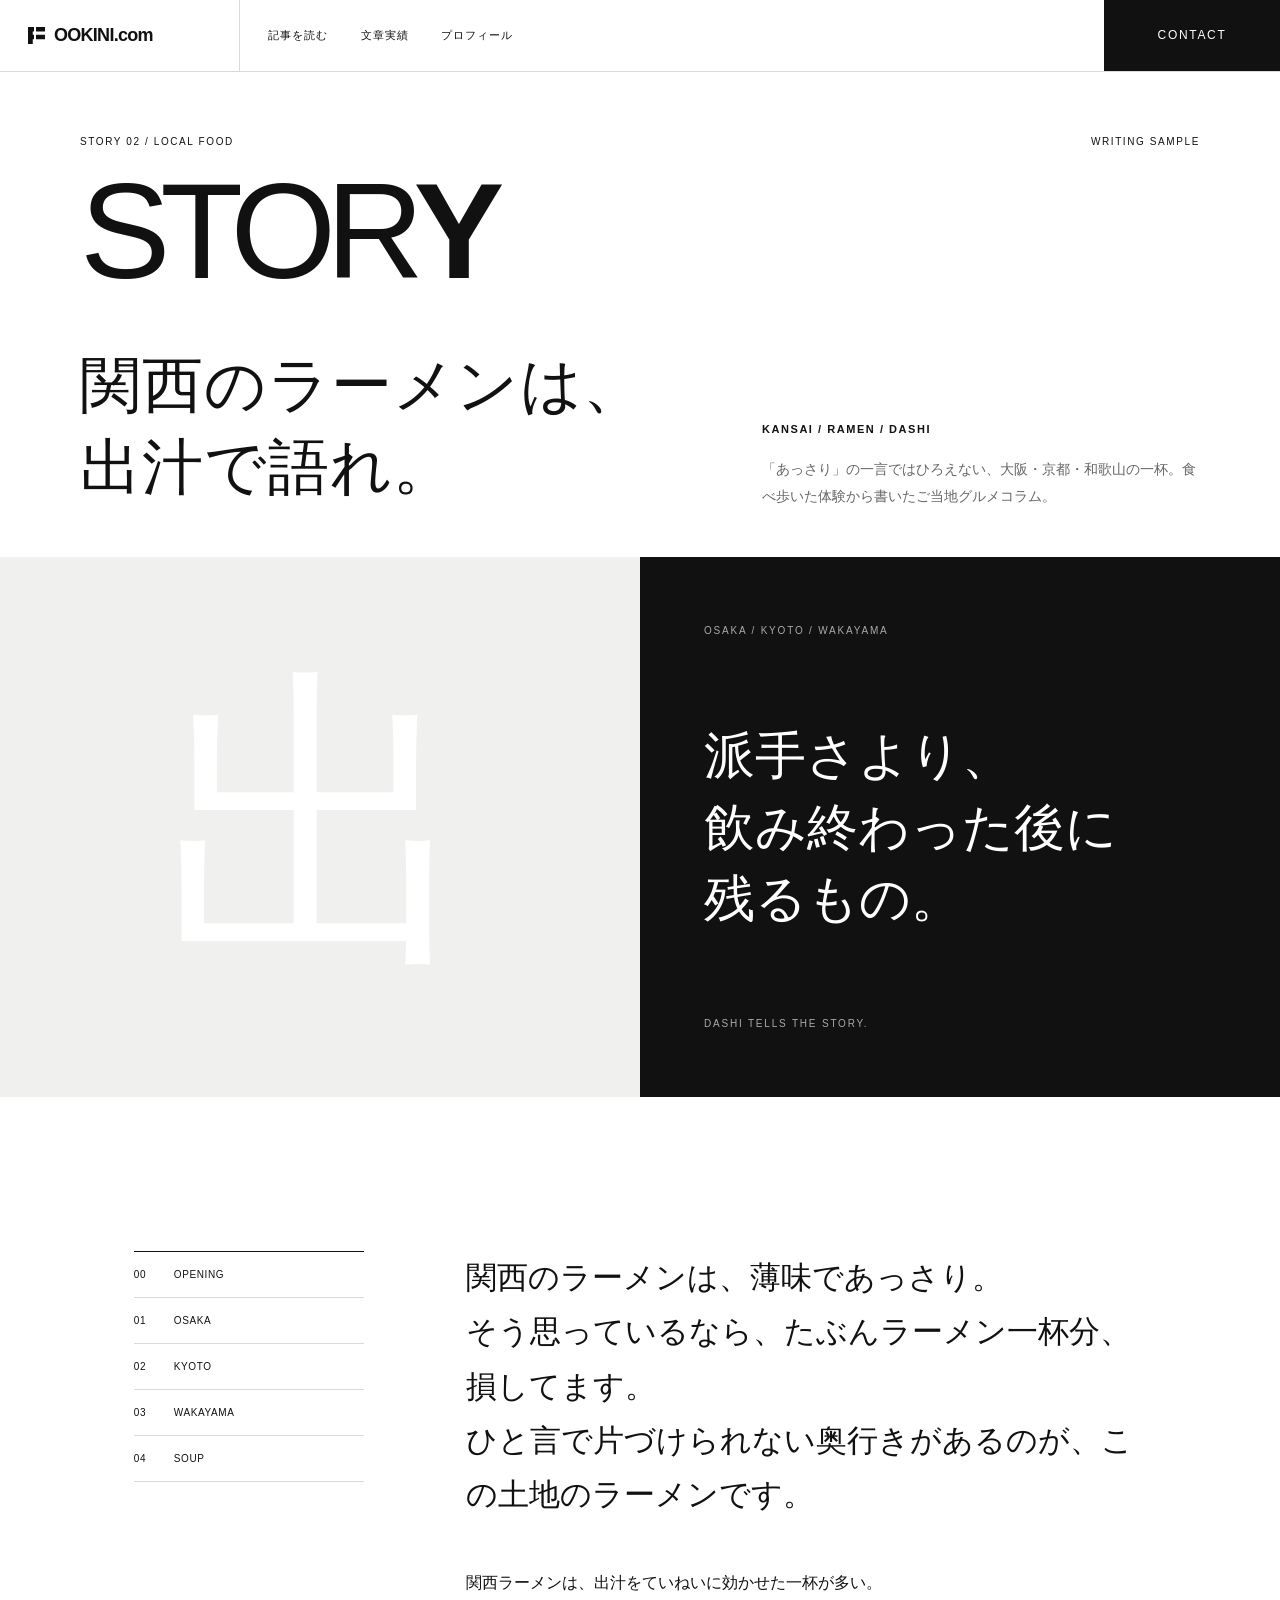
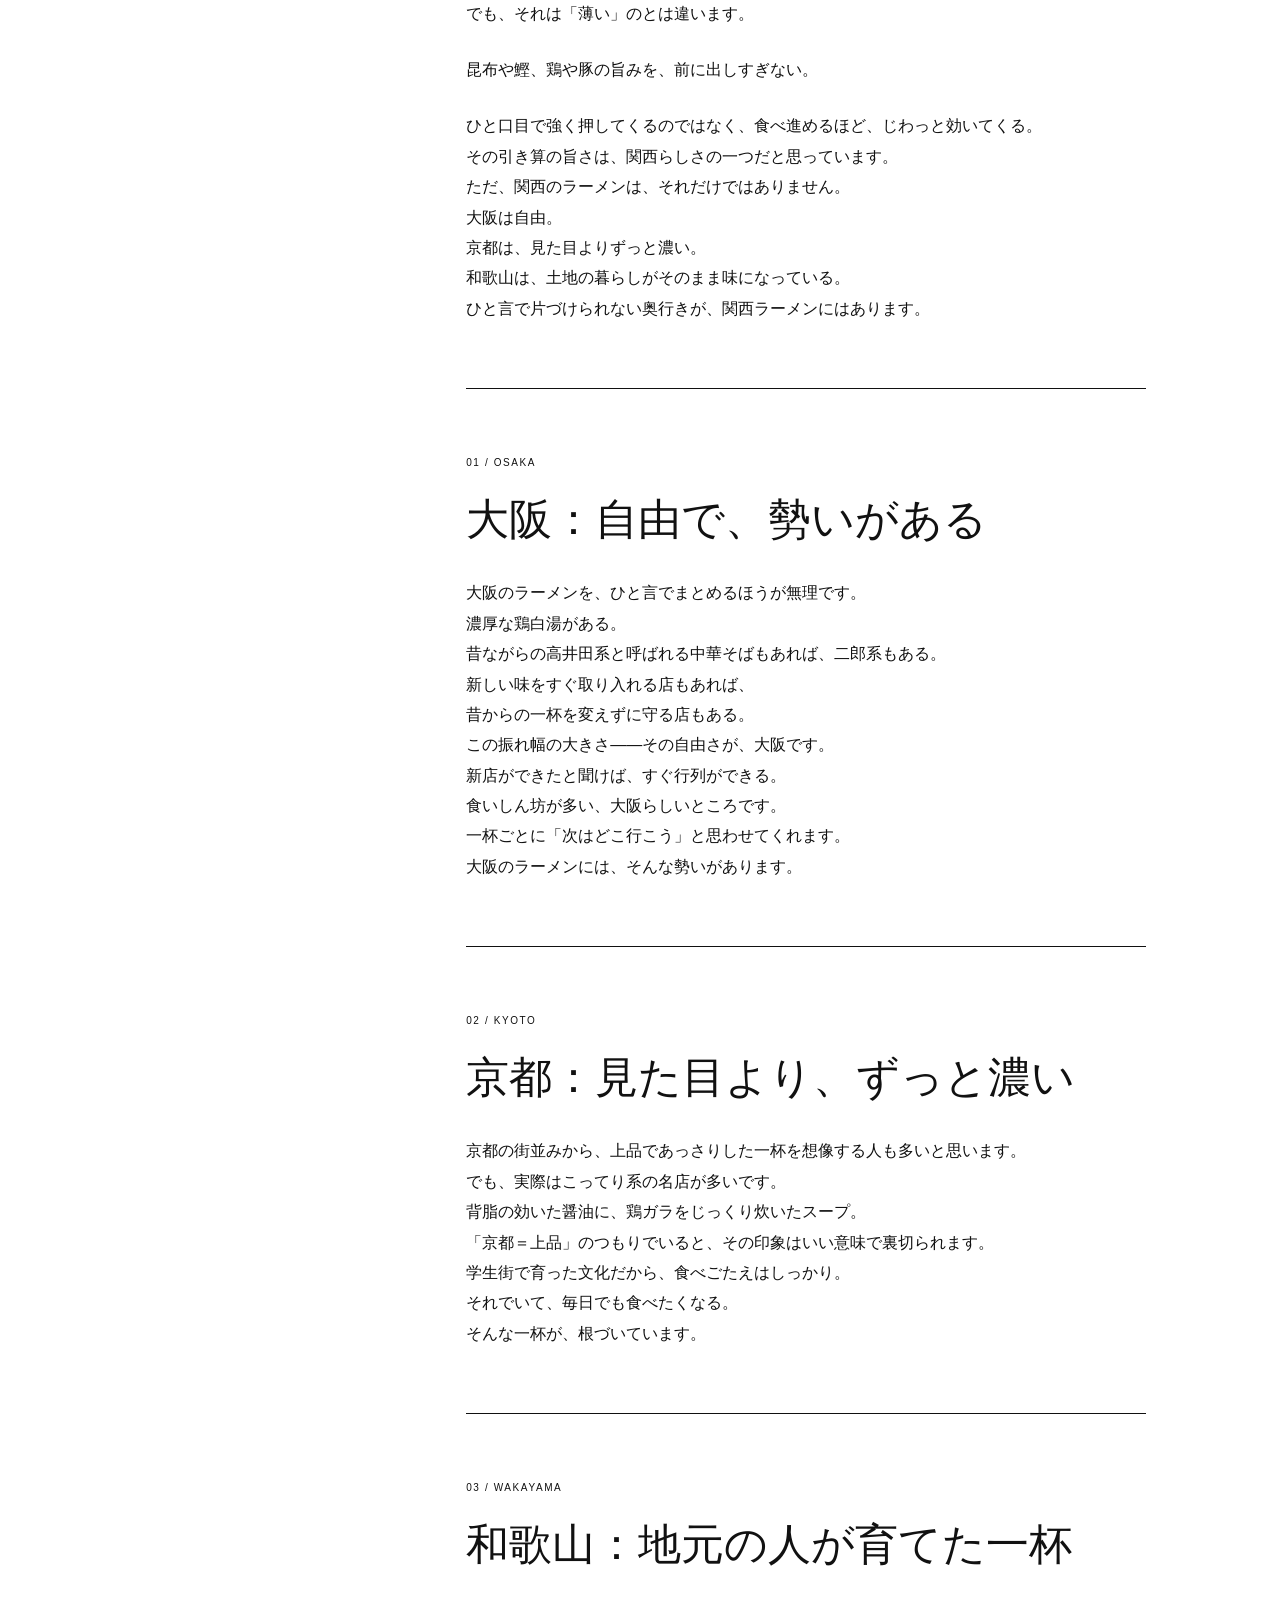
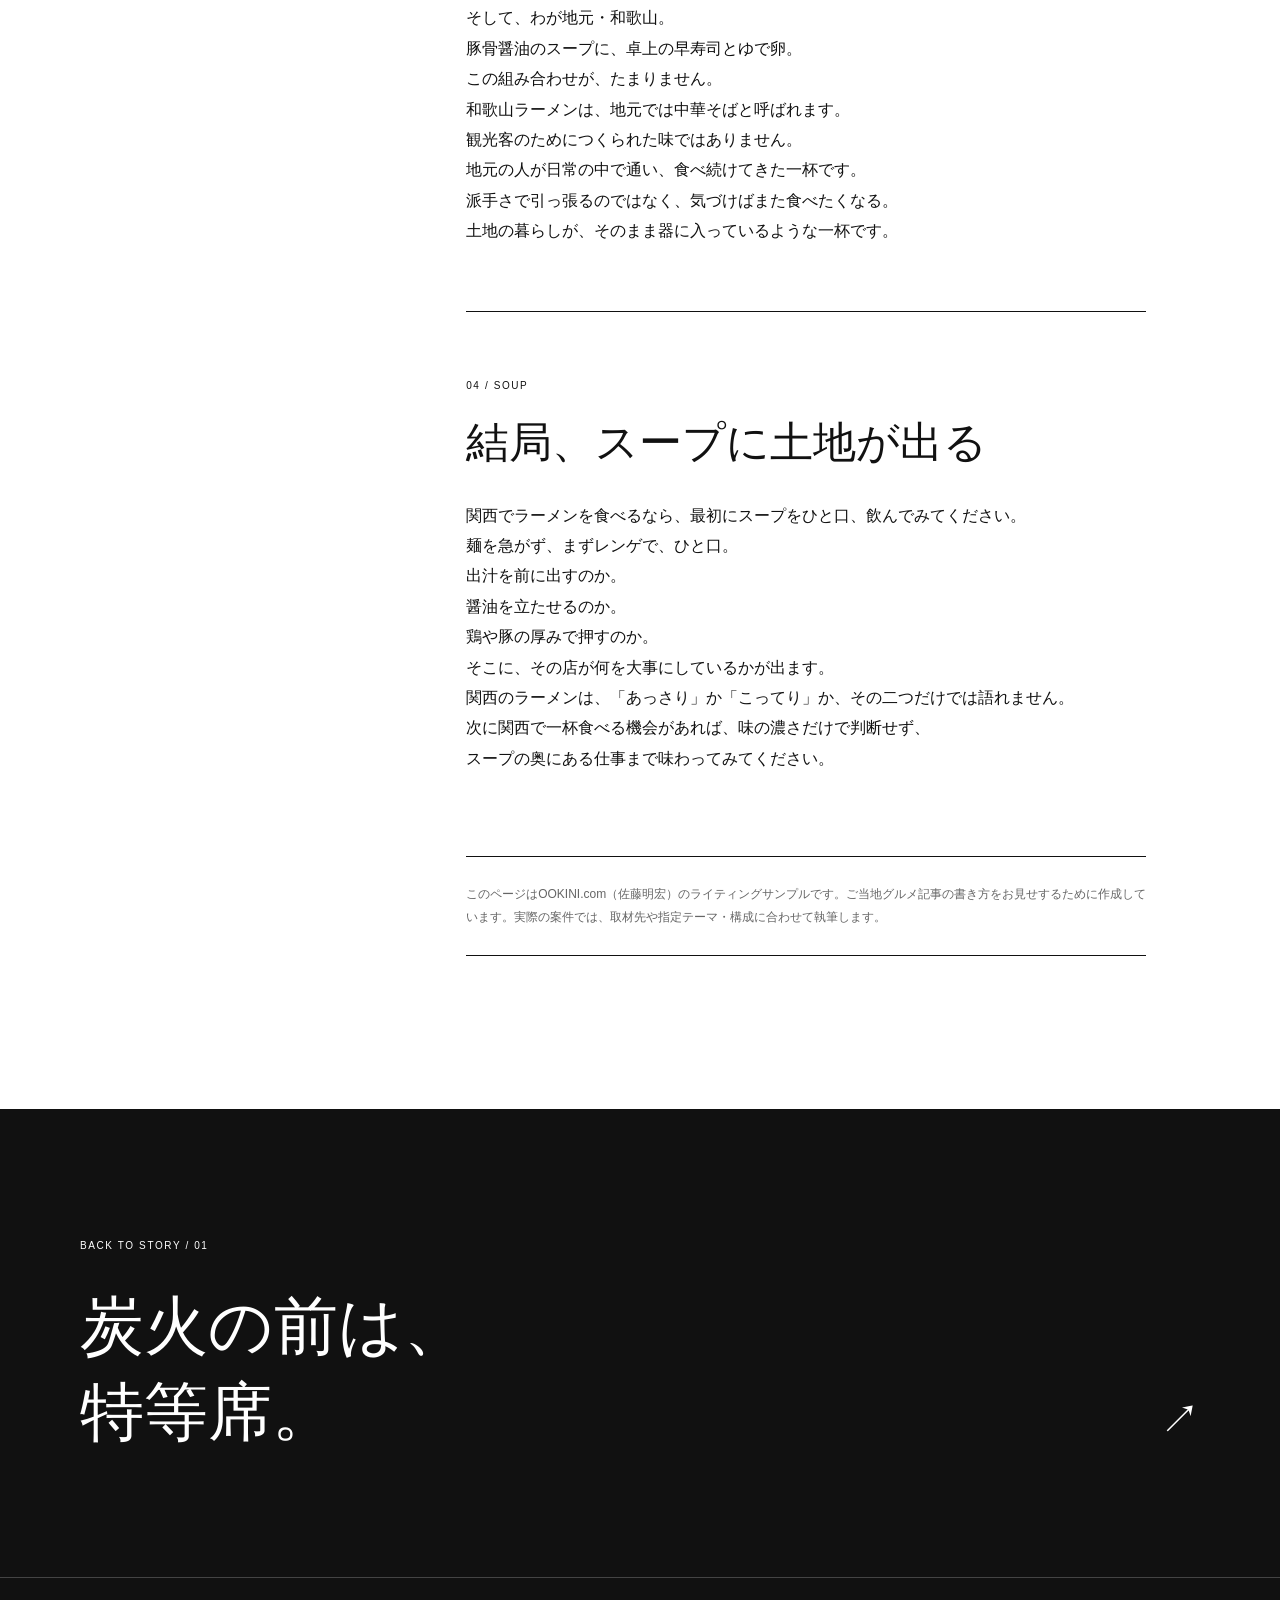
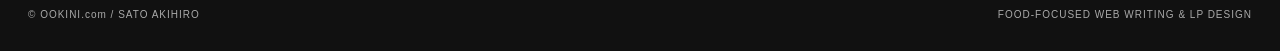
<file: articles/関西ご当地ラーメン.html>
<!doctype html>
<html lang="ja">
<head>
<meta charset="utf-8">
<meta name="viewport" content="width=device-width,initial-scale=1">
<title>関西のラーメンは、出汁で語れ。｜OOKINI.com</title>
<meta name="description" content="食べ歩いてきた体験から書いた、OOKINI.comの関西ご当地ラーメンコラムです。">
<style>
:root{--white:#fff;--ink:#111;--gray:#f0f0ee;--line:#d9d9d5;--muted:#666;--accent:#d9552f;--sans:"Helvetica Neue","Hiragino Kaku Gothic ProN","Yu Gothic",Arial,sans-serif;--serif:"Yu Mincho","Hiragino Mincho ProN",serif}
*{box-sizing:border-box}html{scroll-behavior:smooth}body{margin:0;background:var(--white);color:var(--ink);font-family:var(--sans);line-height:1.9;-webkit-font-smoothing:antialiased;overflow-x:hidden}a{color:inherit;text-decoration:none}img{display:block;width:100%;height:100%;object-fit:cover}.shell{width:min(1120px,calc(100% - 40px));margin-inline:auto}
.progress{position:fixed;z-index:200;left:0;top:0;width:0;height:3px;background:var(--accent)}.header{position:fixed;z-index:100;left:0;right:0;top:0;height:72px;background:rgba(255,255,255,.95);backdrop-filter:blur(12px);display:grid;grid-template-columns:240px 1fr 176px;border-bottom:1px solid var(--line);transition:transform .35s}.header.is-hidden{transform:translateY(-105%)}.brand{display:flex;align-items:center;padding:0 28px;font-size:18px;font-weight:900;letter-spacing:-.04em;border-right:1px solid var(--line)}.brand:before{content:"";width:17px;height:17px;margin-right:9px;background:linear-gradient(90deg,var(--ink) 0 35%,transparent 35% 48%,var(--ink) 48% 100%);clip-path:polygon(0 0,100% 0,100% 27%,28% 27%,28% 45%,100% 45%,100% 72%,28% 72%,28% 100%,0 100%)}.nav{display:flex;align-items:center;padding:0 28px;gap:32px;font-size:11px;letter-spacing:.1em}.nav a{position:relative}.nav a:after{content:"";position:absolute;left:0;right:100%;bottom:-5px;border-bottom:1px solid;transition:right .25s}.nav a:hover:after{right:0}.contact-link{display:flex;align-items:center;justify-content:center;background:var(--ink);color:#fff;font-size:12px;letter-spacing:.14em;text-transform:uppercase}
.hero{padding:132px 0 0}.eyebrow{display:flex;justify-content:space-between;gap:20px;margin-bottom:26px;font-size:10px;letter-spacing:.16em;text-transform:uppercase}.hero-title{margin:0;font-size:clamp(66px,10.6vw,152px);font-weight:300;line-height:.8;letter-spacing:-.075em}.hero-title strong{font-weight:900}.hero-grid{display:grid;grid-template-columns:minmax(0,1.15fr) minmax(310px,.85fr);gap:clamp(38px,7vw,105px);align-items:end;margin:58px 0 48px}.hero h1{margin:0;font-family:var(--serif);font-size:clamp(34px,4.8vw,66px);font-weight:500;line-height:1.35;letter-spacing:.02em}.intro{margin:0;color:var(--muted);font-size:14px}.intro b{display:block;margin-bottom:16px;color:var(--ink);font-size:11px;letter-spacing:.14em}.visual{position:relative;height:min(54vw,620px);min-height:390px;overflow:hidden;background:var(--ink)}.visual img{filter:saturate(.9) brightness(1.12);animation:breath 13s ease-in-out infinite alternate}.visual-caption{position:absolute;left:0;bottom:0;background:#fff;padding:17px 25px;font-size:10px;letter-spacing:.16em}.visual-side{position:absolute;right:15px;top:17px;color:#fff;writing-mode:vertical-rl;font-size:9px;letter-spacing:.2em;text-shadow:0 1px 8px #000}@keyframes breath{to{transform:scale(1.025)}}.visual.type-visual{display:grid;grid-template-columns:1fr 1fr;background:var(--gray);min-height:440px;height:min(43vw,540px)}.type-visual .kanji{display:grid;place-items:center;font-family:var(--serif);font-size:clamp(150px,25vw,390px);line-height:.7;color:#fff;overflow:hidden}.type-visual .type-copy{background:var(--ink);color:#fff;padding:clamp(30px,5vw,72px);display:flex;flex-direction:column;justify-content:space-between}.type-visual .type-copy b{font-family:var(--serif);font-size:clamp(30px,4vw,58px);font-weight:500;line-height:1.4}.type-visual .type-copy span{font-size:10px;letter-spacing:.18em;color:#aaa}
.story{display:grid;grid-template-columns:230px minmax(0,680px);justify-content:center;gap:clamp(40px,8vw,120px);padding:clamp(92px,12vw,160px) 0}.story-nav{position:sticky;top:112px;align-self:start;border-top:1px solid var(--ink)}.story-nav a{display:grid;grid-template-columns:30px 1fr;gap:10px;padding:13px 0;border-bottom:1px solid var(--line);font-size:10px;letter-spacing:.06em}.story-nav a:hover{color:var(--accent)}.article-body .lead{font-family:var(--serif);font-size:clamp(22px,2.5vw,31px);line-height:1.75;margin:0 0 46px}.article-body p{font-size:16px;margin:0 0 26px}.chapter{padding-top:64px;margin-top:64px;border-top:1px solid var(--ink)}.chapter-no{display:block;margin-bottom:18px;font-size:10px;letter-spacing:.16em}.chapter h2{font-family:var(--serif);font-size:clamp(27px,3.4vw,43px);font-weight:500;line-height:1.4;margin:0 0 28px}.note{margin-top:82px;padding:26px 0;border-top:1px solid var(--ink);border-bottom:1px solid var(--ink);font-size:12px;color:var(--muted)}
.next{background:var(--ink);color:#fff;padding:clamp(75px,10vw,120px) 0}.next a{display:grid;grid-template-columns:1fr auto;gap:24px;align-items:end}.next small{font-size:10px;letter-spacing:.16em}.next h2{font-family:var(--serif);font-size:clamp(34px,5vw,68px);font-weight:500;line-height:1.35;margin:24px 0 0}.next span{font-size:40px}.next a:hover h2{color:#ef8a68}footer{padding:27px 28px;border-top:1px solid #444;background:var(--ink);color:#aaa;display:flex;justify-content:space-between;gap:20px;font-size:10px;letter-spacing:.1em}
.reveal{opacity:0;transform:translateY(30px);transition:opacity .7s ease,transform .85s cubic-bezier(.2,.7,.2,1)}.reveal.in{opacity:1;transform:none}
@media(max-width:820px){.header{grid-template-columns:1fr 120px;height:64px}.brand{padding:0 18px;border:0}.nav{display:none}.hero{padding-top:104px}.hero-grid{grid-template-columns:1fr;align-items:start;margin:40px 0}.visual{height:60svh}.visual.type-visual{height:auto;grid-template-columns:1fr}.type-visual .kanji{min-height:270px}.type-visual .type-copy{min-height:300px}.story{grid-template-columns:1fr;padding-inline:20px}.story-nav{position:static;display:none}.next a{align-items:start}.next span{font-size:30px}}
@media(max-width:480px){.shell{width:calc(100% - 28px)}.contact-link{font-size:10px}.hero-title{font-size:20vw}.visual{min-height:390px}.article-body p{font-size:15px}.story{padding-inline:14px}.next h2{font-size:32px}footer{flex-direction:column}}
@media(prefers-reduced-motion:reduce){*{animation:none!important;transition-duration:.01ms!important;scroll-behavior:auto!important}.reveal{opacity:1;transform:none}}
</style>
</head>
<body>
<div class="progress" aria-hidden="true"></div>
<header class="header"><a class="brand" href="../index.html">OOKINI.com</a><nav class="nav" aria-label="記事ナビゲーション"><a href="#story">記事を読む</a><a href="../index.html#writing">文章実績</a><a href="../index.html#profile">プロフィール</a></nav><a class="contact-link" href="../index.html#contact">Contact</a></header>
<main>
<section class="hero"><div class="shell"><div class="eyebrow reveal"><span>Story 02 / Local food</span><span>Writing sample</span></div><p class="hero-title reveal">STOR<strong>Y</strong></p><div class="hero-grid"><h1 class="reveal">関西のラーメンは、<br>出汁で語れ。</h1><p class="intro reveal"><b>KANSAI / RAMEN / DASHI</b>「あっさり」の一言ではひろえない、大阪・京都・和歌山の一杯。食べ歩いた体験から書いたご当地グルメコラム。</p></div></div><div class="visual type-visual" aria-label="出汁と関西のラーメンを表すタイポグラフィ"><div class="kanji">出</div><div class="type-copy"><span>OSAKA / KYOTO / WAKAYAMA</span><b>派手さより、<br>飲み終わった後に<br>残るもの。</b><span>DASHI TELLS THE STORY.</span></div></div></section>
<section class="story shell" id="story"><aside class="story-nav"><a href="#opening"><span>00</span><span>OPENING</span></a><a href="#osaka"><span>01</span><span>OSAKA</span></a><a href="#kyoto"><span>02</span><span>KYOTO</span></a><a href="#wakayama"><span>03</span><span>WAKAYAMA</span></a><a href="#soup"><span>04</span><span>SOUP</span></a></aside><article class="article-body">
<p class="lead reveal" id="opening">関西のラーメンは、薄味であっさり。<br>そう思っているなら、たぶんラーメン一杯分、損してます。<br>ひと言で片づけられない奥行きがあるのが、この土地のラーメンです。</p>
<p class="reveal">関西ラーメンは、出汁をていねいに効かせた一杯が多い。<br>でも、それは「薄い」のとは違います。</p>
<p class="reveal">昆布や鰹、鶏や豚の旨みを、前に出しすぎない。</p>
<p class="reveal">ひと口目で強く押してくるのではなく、食べ進めるほど、じわっと効いてくる。<br>その引き算の旨さは、関西らしさの一つだと思っています。<br>ただ、関西のラーメンは、それだけではありません。<br>大阪は自由。<br>京都は、見た目よりずっと濃い。<br>和歌山は、土地の暮らしがそのまま味になっている。<br>ひと言で片づけられない奥行きが、関西ラーメンにはあります。</p>
<section class="chapter reveal" id="osaka"><span class="chapter-no">01 / OSAKA</span><h2>大阪：自由で、勢いがある</h2><p>大阪のラーメンを、ひと言でまとめるほうが無理です。<br>濃厚な鶏白湯がある。<br>昔ながらの高井田系と呼ばれる中華そばもあれば、二郎系もある。<br>新しい味をすぐ取り入れる店もあれば、<br>昔からの一杯を変えずに守る店もある。<br>この振れ幅の大きさ——その自由さが、大阪です。<br>新店ができたと聞けば、すぐ行列ができる。<br>食いしん坊が多い、大阪らしいところです。<br>一杯ごとに「次はどこ行こう」と思わせてくれます。<br>大阪のラーメンには、そんな勢いがあります。</p></section>
<section class="chapter reveal" id="kyoto"><span class="chapter-no">02 / KYOTO</span><h2>京都：見た目より、ずっと濃い</h2><p>京都の街並みから、上品であっさりした一杯を想像する人も多いと思います。<br>でも、実際はこってり系の名店が多いです。<br>背脂の効いた醤油に、鶏ガラをじっくり炊いたスープ。<br>「京都＝上品」のつもりでいると、その印象はいい意味で裏切られます。<br>学生街で育った文化だから、食べごたえはしっかり。<br>それでいて、毎日でも食べたくなる。<br>そんな一杯が、根づいています。</p></section>
<section class="chapter reveal" id="wakayama"><span class="chapter-no">03 / WAKAYAMA</span><h2>和歌山：地元の人が育てた一杯</h2><p>そして、わが地元・和歌山。<br>豚骨醤油のスープに、卓上の早寿司とゆで卵。<br>この組み合わせが、たまりません。<br>和歌山ラーメンは、地元では中華そばと呼ばれます。<br>観光客のためにつくられた味ではありません。<br>地元の人が日常の中で通い、食べ続けてきた一杯です。<br>派手さで引っ張るのではなく、気づけばまた食べたくなる。<br>土地の暮らしが、そのまま器に入っているような一杯です。</p></section>
<section class="chapter reveal" id="soup"><span class="chapter-no">04 / SOUP</span><h2>結局、スープに土地が出る</h2><p>関西でラーメンを食べるなら、最初にスープをひと口、飲んでみてください。<br>麺を急がず、まずレンゲで、ひと口。<br>出汁を前に出すのか。<br>醤油を立たせるのか。<br>鶏や豚の厚みで押すのか。<br>そこに、その店が何を大事にしているかが出ます。<br>関西のラーメンは、「あっさり」か「こってり」か、その二つだけでは語れません。<br>次に関西で一杯食べる機会があれば、味の濃さだけで判断せず、<br>スープの奥にある仕事まで味わってみてください。</p></section>
<div class="note reveal">このページはOOKINI.com（佐藤明宏）のライティングサンプルです。ご当地グルメ記事の書き方をお見せするために作成しています。実際の案件では、取材先や指定テーマ・構成に合わせて執筆します。</div></article></section>
<section class="next"><a class="shell" href="飲食店紹介_炭火焼鳥鳥八.html"><div><small>BACK TO STORY / 01</small><h2>炭火の前は、<br>特等席。</h2></div><span>↗</span></a></section>
</main><footer><span>© OOKINI.com / SATO AKIHIRO</span><span>FOOD-FOCUSED WEB WRITING &amp; LP DESIGN</span></footer>
<script>const reduce=matchMedia('(prefers-reduced-motion: reduce)').matches,progress=document.querySelector('.progress'),header=document.querySelector('.header');let lastY=0,scheduled=false;function update(){const y=scrollY,max=document.documentElement.scrollHeight-innerHeight;progress.style.width=(max>0?Math.min(100,y/max*100):0)+'%';header.classList.toggle('is-hidden',y>lastY&&y>180);lastY=y;scheduled=false}addEventListener('scroll',()=>{if(!scheduled){requestAnimationFrame(update);scheduled=true}},{passive:true});const observer=new IntersectionObserver(entries=>entries.forEach(entry=>{if(entry.isIntersecting){entry.target.classList.add('in');observer.unobserve(entry.target)}}),{threshold:.1});document.querySelectorAll('.reveal').forEach(el=>observer.observe(el));document.querySelectorAll('a[href^="#"]').forEach(a=>a.addEventListener('click',e=>{const t=document.querySelector(a.getAttribute('href'));if(t){e.preventDefault();t.scrollIntoView({behavior:reduce?'auto':'smooth'})}}));update();</script>
</body></html>
</file>
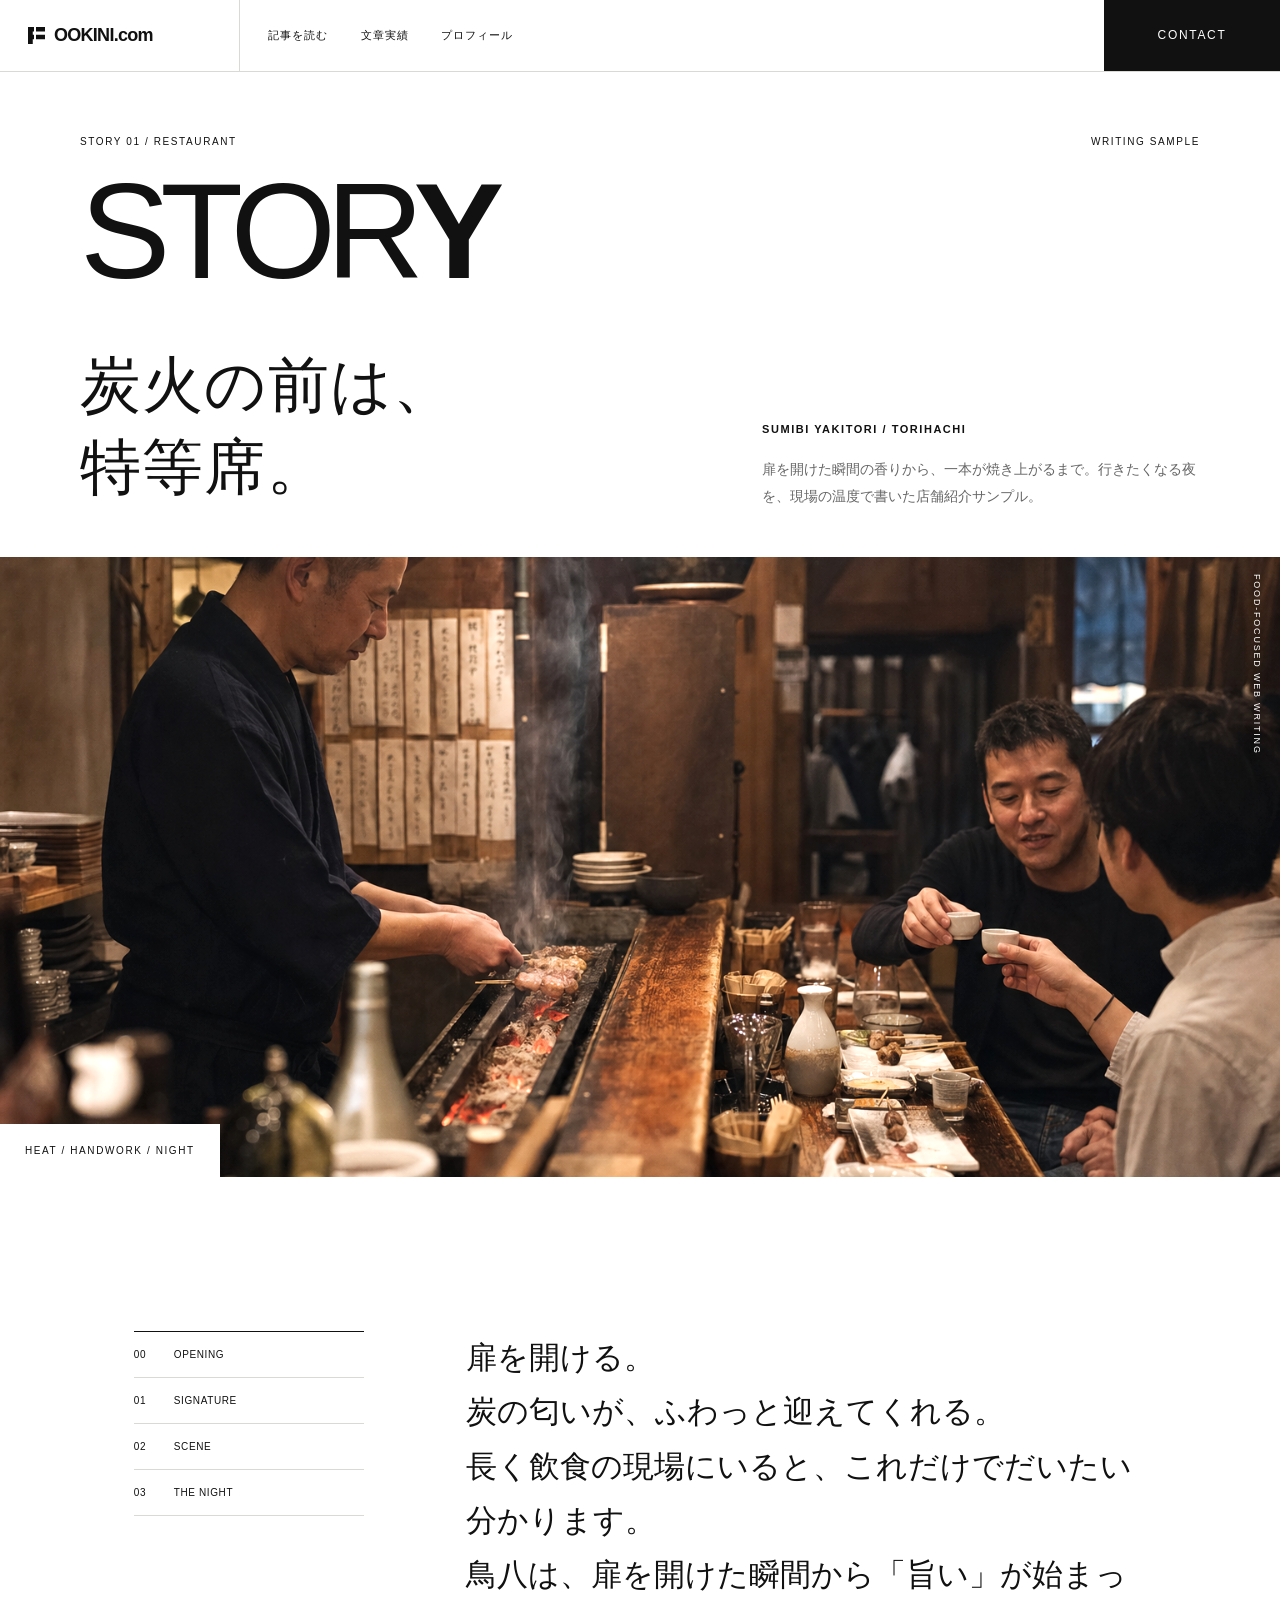
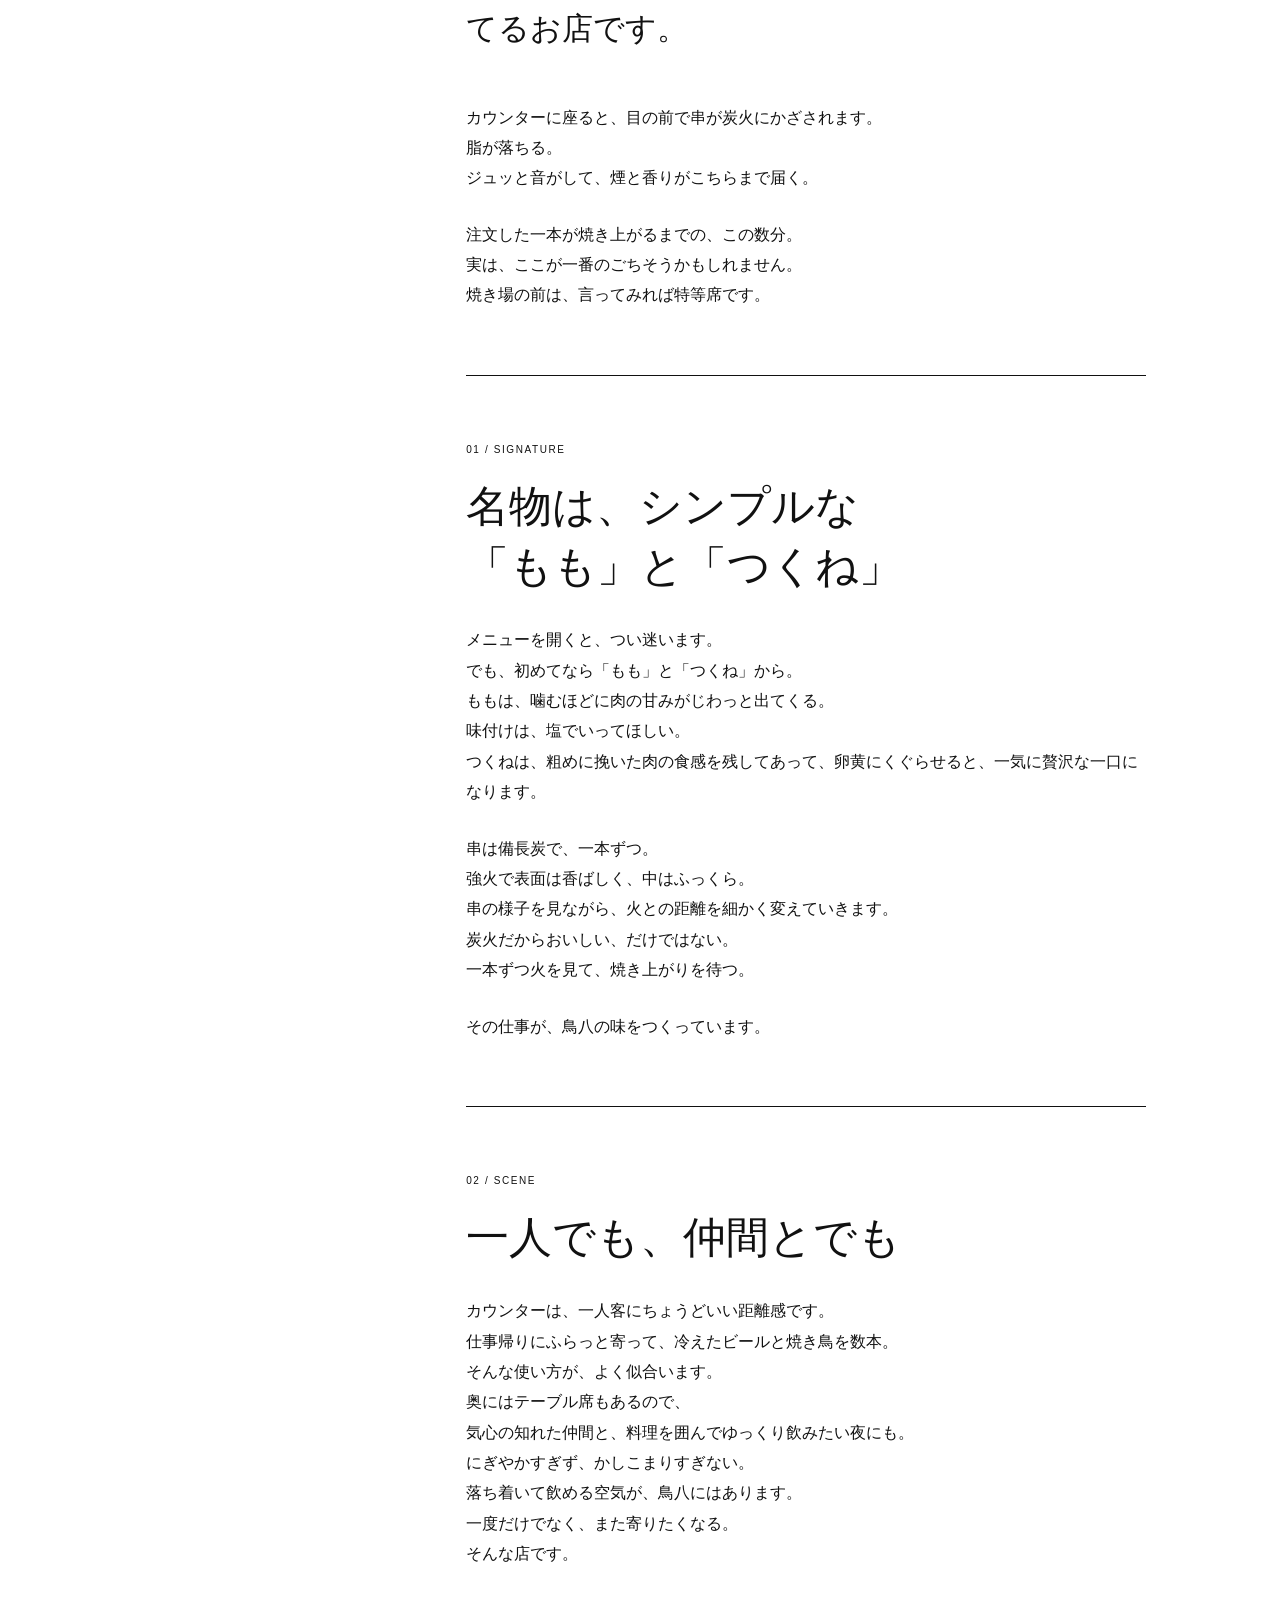
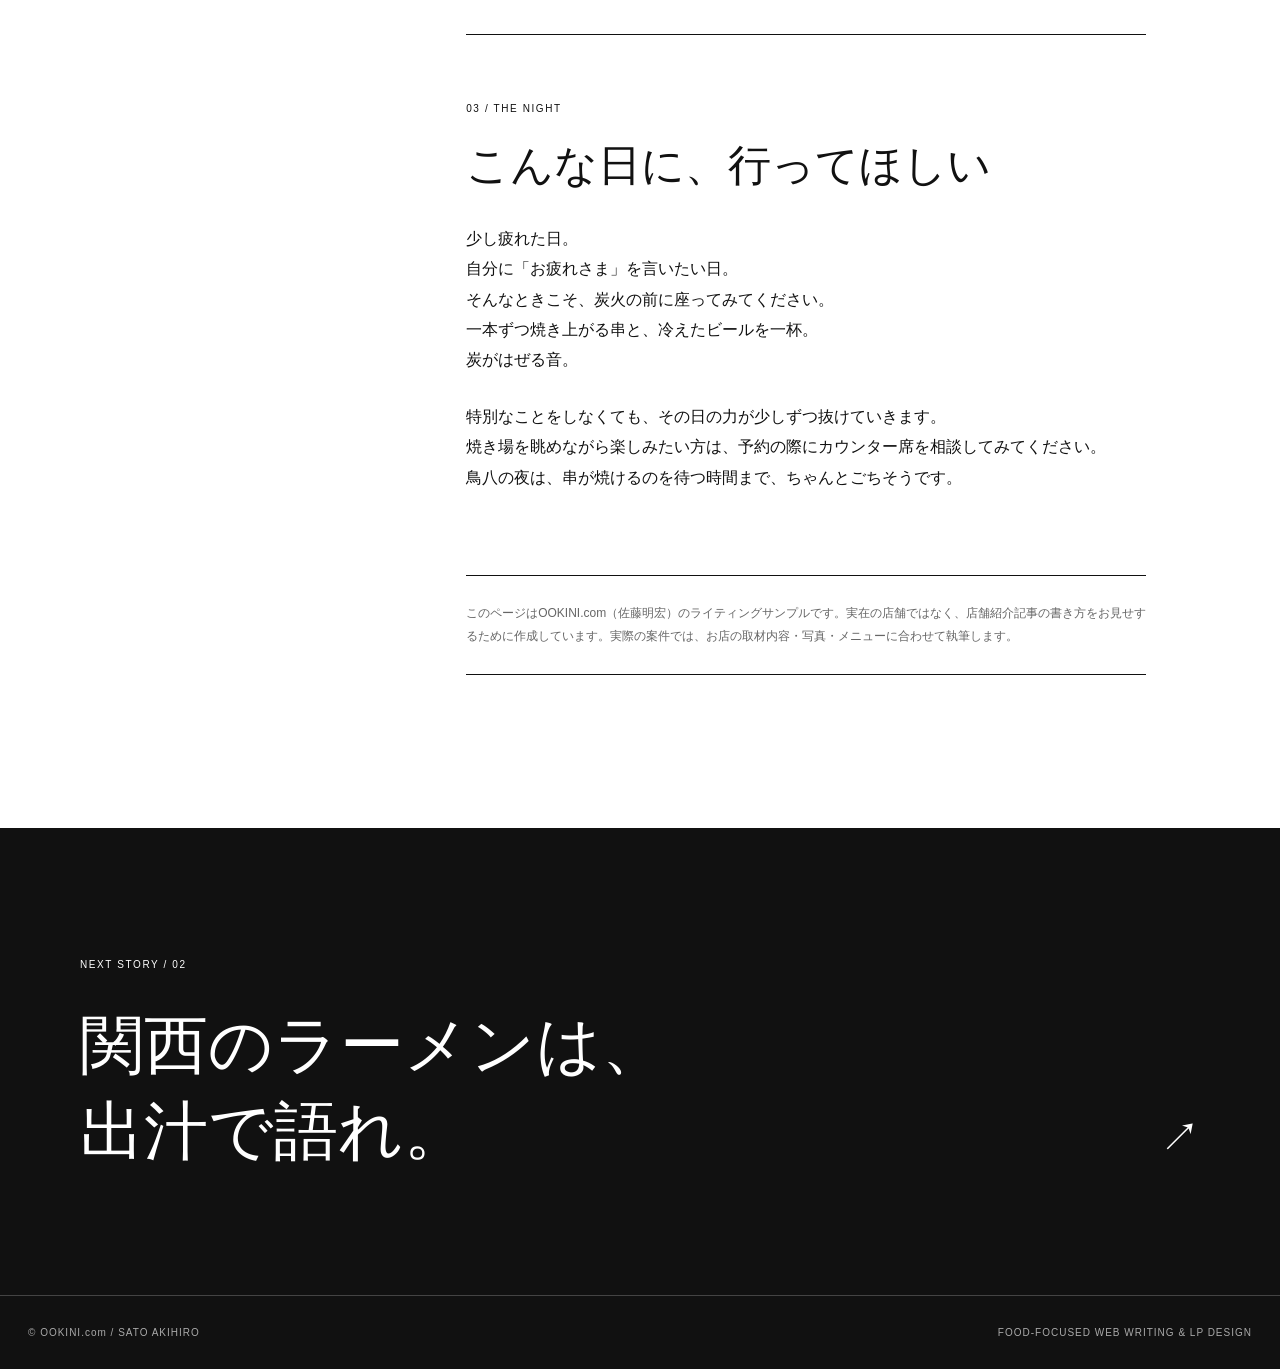
<file: articles/飲食店紹介_炭火焼鳥鳥八.html>
<!doctype html>
<html lang="ja">
<head>
<meta charset="utf-8">
<meta name="viewport" content="width=device-width,initial-scale=1">
<title>炭火の前は、特等席。｜炭火焼鳥 鳥八</title>
<meta name="description" content="炭火焼鳥 鳥八を題材にした、OOKINI.comの飲食店紹介記事サンプルです。">
<style>
:root{--white:#fff;--ink:#111;--gray:#f0f0ee;--line:#d9d9d5;--muted:#666;--accent:#d9552f;--sans:"Helvetica Neue","Hiragino Kaku Gothic ProN","Yu Gothic",Arial,sans-serif;--serif:"Yu Mincho","Hiragino Mincho ProN",serif}
*{box-sizing:border-box}html{scroll-behavior:smooth}body{margin:0;background:var(--white);color:var(--ink);font-family:var(--sans);line-height:1.9;-webkit-font-smoothing:antialiased;overflow-x:hidden}a{color:inherit;text-decoration:none}img{display:block;width:100%;height:100%;object-fit:cover}.shell{width:min(1120px,calc(100% - 40px));margin-inline:auto}
.progress{position:fixed;z-index:200;left:0;top:0;width:0;height:3px;background:var(--accent)}.header{position:fixed;z-index:100;left:0;right:0;top:0;height:72px;background:rgba(255,255,255,.95);backdrop-filter:blur(12px);display:grid;grid-template-columns:240px 1fr 176px;border-bottom:1px solid var(--line);transition:transform .35s}.header.is-hidden{transform:translateY(-105%)}.brand{display:flex;align-items:center;padding:0 28px;font-size:18px;font-weight:900;letter-spacing:-.04em;border-right:1px solid var(--line)}.brand:before{content:"";width:17px;height:17px;margin-right:9px;background:linear-gradient(90deg,var(--ink) 0 35%,transparent 35% 48%,var(--ink) 48% 100%);clip-path:polygon(0 0,100% 0,100% 27%,28% 27%,28% 45%,100% 45%,100% 72%,28% 72%,28% 100%,0 100%)}.nav{display:flex;align-items:center;padding:0 28px;gap:32px;font-size:11px;letter-spacing:.1em}.nav a{position:relative}.nav a:after{content:"";position:absolute;left:0;right:100%;bottom:-5px;border-bottom:1px solid;transition:right .25s}.nav a:hover:after{right:0}.contact-link{display:flex;align-items:center;justify-content:center;background:var(--ink);color:#fff;font-size:12px;letter-spacing:.14em;text-transform:uppercase}
.hero{padding:132px 0 0}.eyebrow{display:flex;justify-content:space-between;gap:20px;margin-bottom:26px;font-size:10px;letter-spacing:.16em;text-transform:uppercase}.hero-title{margin:0;font-size:clamp(66px,10.6vw,152px);font-weight:300;line-height:.8;letter-spacing:-.075em}.hero-title strong{font-weight:900}.hero-grid{display:grid;grid-template-columns:minmax(0,1.15fr) minmax(310px,.85fr);gap:clamp(38px,7vw,105px);align-items:end;margin:58px 0 48px}.hero h1{margin:0;font-family:var(--serif);font-size:clamp(34px,4.8vw,66px);font-weight:500;line-height:1.35;letter-spacing:.02em}.intro{margin:0;color:var(--muted);font-size:14px}.intro b{display:block;margin-bottom:16px;color:var(--ink);font-size:11px;letter-spacing:.14em}.visual{position:relative;height:min(54vw,620px);min-height:390px;overflow:hidden;background:var(--ink)}.visual img{filter:saturate(.9) brightness(1.12);animation:breath 13s ease-in-out infinite alternate}.visual-caption{position:absolute;left:0;bottom:0;background:#fff;padding:17px 25px;font-size:10px;letter-spacing:.16em}.visual-side{position:absolute;right:15px;top:17px;color:#fff;writing-mode:vertical-rl;font-size:9px;letter-spacing:.2em;text-shadow:0 1px 8px #000}@keyframes breath{to{transform:scale(1.025)}}
.story{display:grid;grid-template-columns:230px minmax(0,680px);justify-content:center;gap:clamp(40px,8vw,120px);padding:clamp(92px,12vw,160px) 0}.story-nav{position:sticky;top:112px;align-self:start;border-top:1px solid var(--ink)}.story-nav a{display:grid;grid-template-columns:30px 1fr;gap:10px;padding:13px 0;border-bottom:1px solid var(--line);font-size:10px;letter-spacing:.06em}.story-nav a:hover{color:var(--accent)}.article-body .lead{font-family:var(--serif);font-size:clamp(22px,2.5vw,31px);line-height:1.75;margin:0 0 46px}.article-body p{font-size:16px;margin:0 0 26px}.chapter{padding-top:64px;margin-top:64px;border-top:1px solid var(--ink)}.chapter-no{display:block;margin-bottom:18px;font-size:10px;letter-spacing:.16em}.chapter h2{font-family:var(--serif);font-size:clamp(27px,3.4vw,43px);font-weight:500;line-height:1.4;margin:0 0 28px}.note{margin-top:82px;padding:26px 0;border-top:1px solid var(--ink);border-bottom:1px solid var(--ink);font-size:12px;color:var(--muted)}
.next{background:var(--ink);color:#fff;padding:clamp(75px,10vw,120px) 0}.next a{display:grid;grid-template-columns:1fr auto;gap:24px;align-items:end}.next small{font-size:10px;letter-spacing:.16em}.next h2{font-family:var(--serif);font-size:clamp(34px,5vw,68px);font-weight:500;line-height:1.35;margin:24px 0 0}.next span{font-size:40px}.next a:hover h2{color:#ef8a68}footer{padding:27px 28px;border-top:1px solid #444;background:var(--ink);color:#aaa;display:flex;justify-content:space-between;gap:20px;font-size:10px;letter-spacing:.1em}
.reveal{opacity:0;transform:translateY(30px);transition:opacity .7s ease,transform .85s cubic-bezier(.2,.7,.2,1)}.reveal.in{opacity:1;transform:none}
@media(max-width:820px){.header{grid-template-columns:1fr 120px;height:64px}.brand{padding:0 18px;border:0}.nav{display:none}.hero{padding-top:104px}.hero-grid{grid-template-columns:1fr;align-items:start;margin:40px 0}.visual{height:60svh}.story{grid-template-columns:1fr;padding-inline:20px}.story-nav{position:static;display:none}.next a{align-items:start}.next span{font-size:30px}}
@media(max-width:480px){.shell{width:calc(100% - 28px)}.contact-link{font-size:10px}.hero-title{font-size:20vw}.visual{min-height:390px}.article-body p{font-size:15px}.article-body .lead{font-size:19px;line-height:1.75}.story{padding-inline:14px}.next h2{font-size:32px}footer{flex-direction:column}}
@media(prefers-reduced-motion:reduce){*{animation:none!important;transition-duration:.01ms!important;scroll-behavior:auto!important}.reveal{opacity:1;transform:none}}
</style>
</head>
<body>
<div class="progress" aria-hidden="true"></div>
<header class="header"><a class="brand" href="../index.html">OOKINI.com</a><nav class="nav" aria-label="記事ナビゲーション"><a href="#story">記事を読む</a><a href="../index.html#writing">文章実績</a><a href="../index.html#profile">プロフィール</a></nav><a class="contact-link" href="../index.html#contact">Contact</a></header>
<main>
<section class="hero"><div class="shell"><div class="eyebrow reveal"><span>Story 01 / Restaurant</span><span>Writing sample</span></div><p class="hero-title reveal">STOR<strong>Y</strong></p><div class="hero-grid"><h1 class="reveal">炭火の前は、<br>特等席。</h1><p class="intro reveal"><b>SUMIBI YAKITORI / TORIHACHI</b>扉を開けた瞬間の香りから、一本が焼き上がるまで。行きたくなる夜を、現場の温度で書いた店舗紹介サンプル。</p></div></div><div class="visual"><img src="../lp/assets/yakitori-counter.png" alt="炭火の焼き台と焼鳥を焼く職人"><span class="visual-caption">HEAT / HANDWORK / NIGHT</span><span class="visual-side">FOOD-FOCUSED WEB WRITING</span></div></section>
<section class="story shell" id="story"><aside class="story-nav"><a href="#opening"><span>00</span><span>OPENING</span></a><a href="#signature"><span>01</span><span>SIGNATURE</span></a><a href="#scene"><span>02</span><span>SCENE</span></a><a href="#night"><span>03</span><span>THE NIGHT</span></a></aside><article class="article-body">
<p class="lead reveal" id="opening">扉を開ける。<br>炭の匂いが、ふわっと迎えてくれる。<br>長く飲食の現場にいると、これだけでだいたい分かります。<br>鳥八は、扉を開けた瞬間から「旨い」が始まってるお店です。</p>
<p class="reveal">カウンターに座ると、目の前で串が炭火にかざされます。<br>脂が落ちる。<br>ジュッと音がして、煙と香りがこちらまで届く。</p>
<p class="reveal">注文した一本が焼き上がるまでの、この数分。<br>実は、ここが一番のごちそうかもしれません。<br>焼き場の前は、言ってみれば特等席です。</p>
<section class="chapter reveal" id="signature"><span class="chapter-no">01 / SIGNATURE</span><h2>名物は、シンプルな<br>「もも」と「つくね」</h2><p>メニューを開くと、つい迷います。<br>でも、初めてなら「もも」と「つくね」から。<br>ももは、噛むほどに肉の甘みがじわっと出てくる。<br>味付けは、塩でいってほしい。<br>つくねは、粗めに挽いた肉の食感を残してあって、卵黄にくぐらせると、一気に贅沢な一口になります。</p><p>串は備長炭で、一本ずつ。<br>強火で表面は香ばしく、中はふっくら。<br>串の様子を見ながら、火との距離を細かく変えていきます。<br>炭火だからおいしい、だけではない。<br>一本ずつ火を見て、焼き上がりを待つ。</p><p>その仕事が、鳥八の味をつくっています。</p></section>
<section class="chapter reveal" id="scene"><span class="chapter-no">02 / SCENE</span><h2>一人でも、仲間とでも</h2><p>カウンターは、一人客にちょうどいい距離感です。<br>仕事帰りにふらっと寄って、冷えたビールと焼き鳥を数本。<br>そんな使い方が、よく似合います。<br>奥にはテーブル席もあるので、<br>気心の知れた仲間と、料理を囲んでゆっくり飲みたい夜にも。<br>にぎやかすぎず、かしこまりすぎない。<br>落ち着いて飲める空気が、鳥八にはあります。<br>一度だけでなく、また寄りたくなる。<br>そんな店です。</p></section>
<section class="chapter reveal" id="night"><span class="chapter-no">03 / THE NIGHT</span><h2>こんな日に、行ってほしい</h2><p>少し疲れた日。<br>自分に「お疲れさま」を言いたい日。<br>そんなときこそ、炭火の前に座ってみてください。<br>一本ずつ焼き上がる串と、冷えたビールを一杯。<br>炭がはぜる音。</p><p>特別なことをしなくても、その日の力が少しずつ抜けていきます。<br>焼き場を眺めながら楽しみたい方は、予約の際にカウンター席を相談してみてください。<br>鳥八の夜は、串が焼けるのを待つ時間まで、ちゃんとごちそうです。</p></section>
<div class="note reveal">このページはOOKINI.com（佐藤明宏）のライティングサンプルです。実在の店舗ではなく、店舗紹介記事の書き方をお見せするために作成しています。実際の案件では、お店の取材内容・写真・メニューに合わせて執筆します。</div></article></section>
<section class="next"><a class="shell" href="関西ご当地ラーメン.html"><div><small>NEXT STORY / 02</small><h2>関西のラーメンは、<br>出汁で語れ。</h2></div><span>↗</span></a></section>
</main><footer><span>© OOKINI.com / SATO AKIHIRO</span><span>FOOD-FOCUSED WEB WRITING &amp; LP DESIGN</span></footer>
<script>const reduce=matchMedia('(prefers-reduced-motion: reduce)').matches,progress=document.querySelector('.progress'),header=document.querySelector('.header');let lastY=0,scheduled=false;function update(){const y=scrollY,max=document.documentElement.scrollHeight-innerHeight;progress.style.width=(max>0?Math.min(100,y/max*100):0)+'%';header.classList.toggle('is-hidden',y>lastY&&y>180);lastY=y;scheduled=false}addEventListener('scroll',()=>{if(!scheduled){requestAnimationFrame(update);scheduled=true}},{passive:true});const observer=new IntersectionObserver(entries=>entries.forEach(entry=>{if(entry.isIntersecting){entry.target.classList.add('in');observer.unobserve(entry.target)}}),{threshold:.1});document.querySelectorAll('.reveal').forEach(el=>observer.observe(el));document.querySelectorAll('a[href^="#"]').forEach(a=>a.addEventListener('click',e=>{const t=document.querySelector(a.getAttribute('href'));if(t){e.preventDefault();t.scrollIntoView({behavior:reduce?'auto':'smooth'})}}));update();</script>
</body></html>
</file>
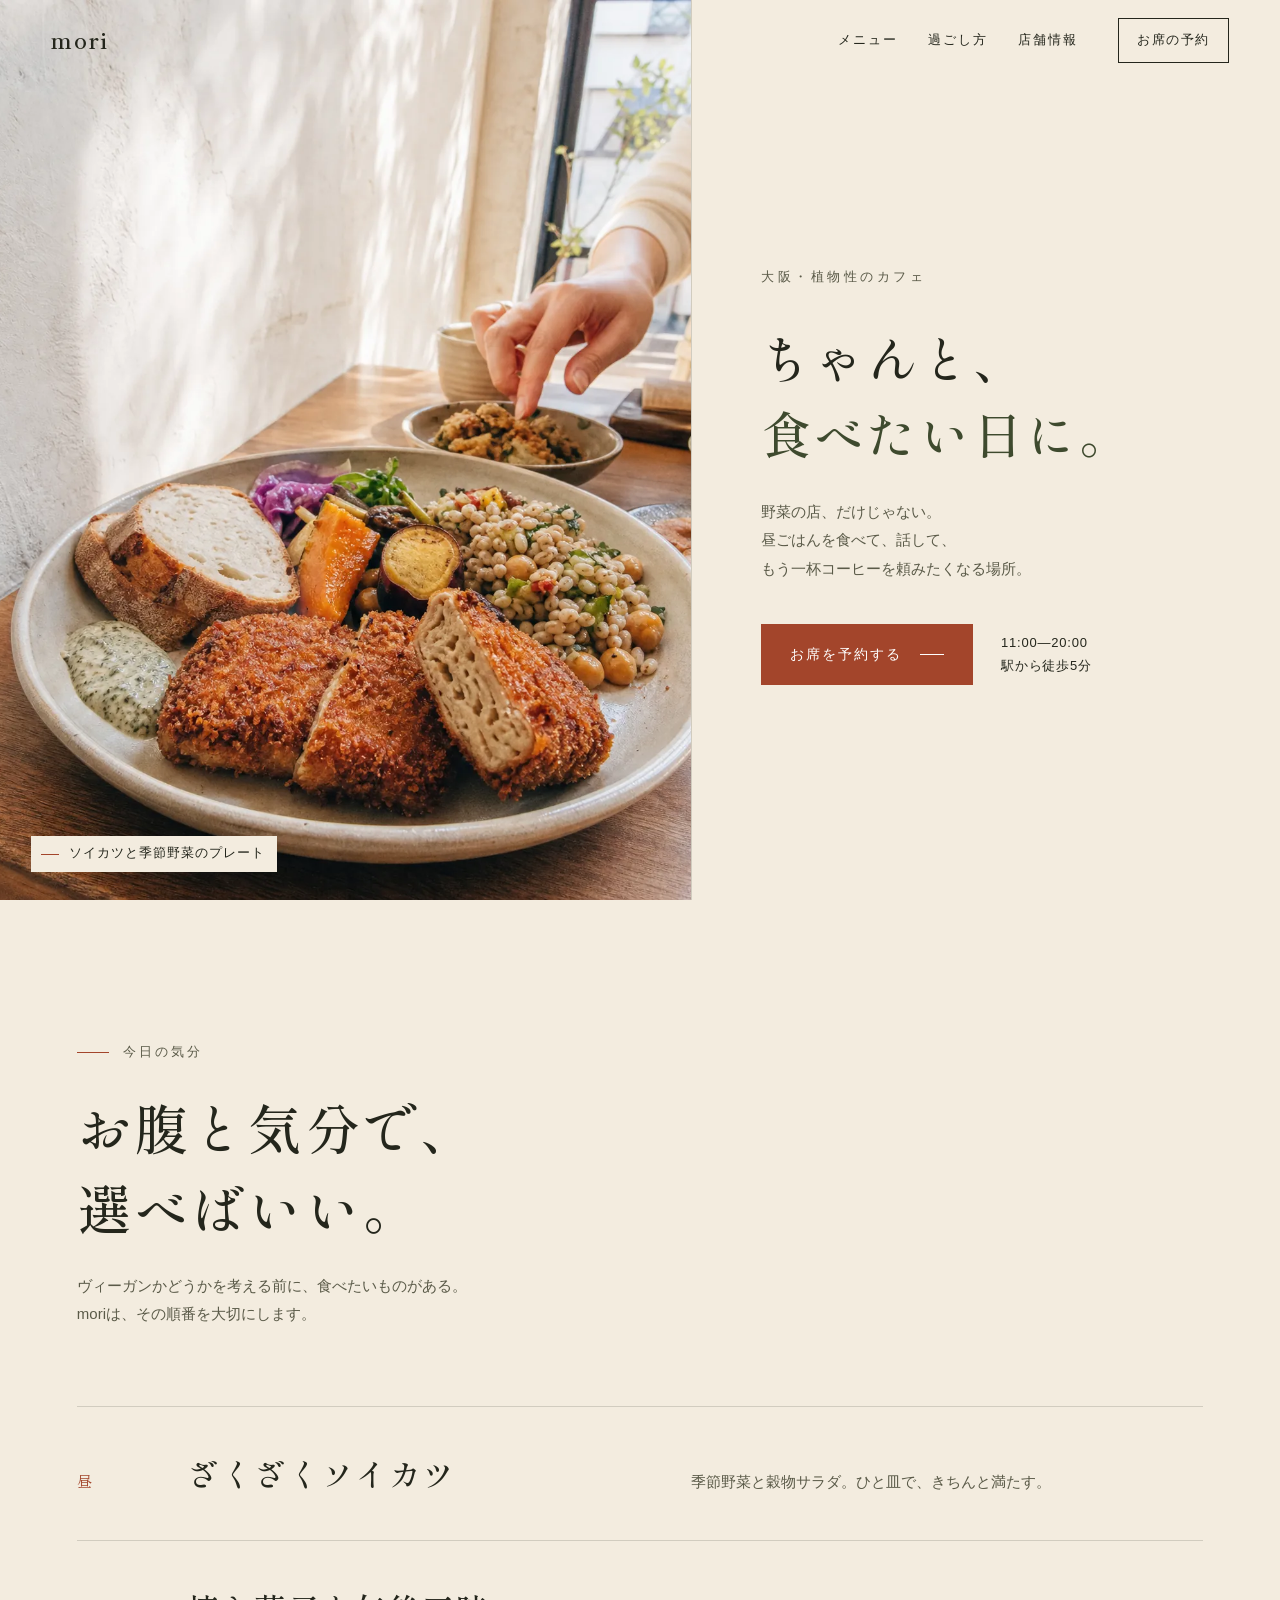
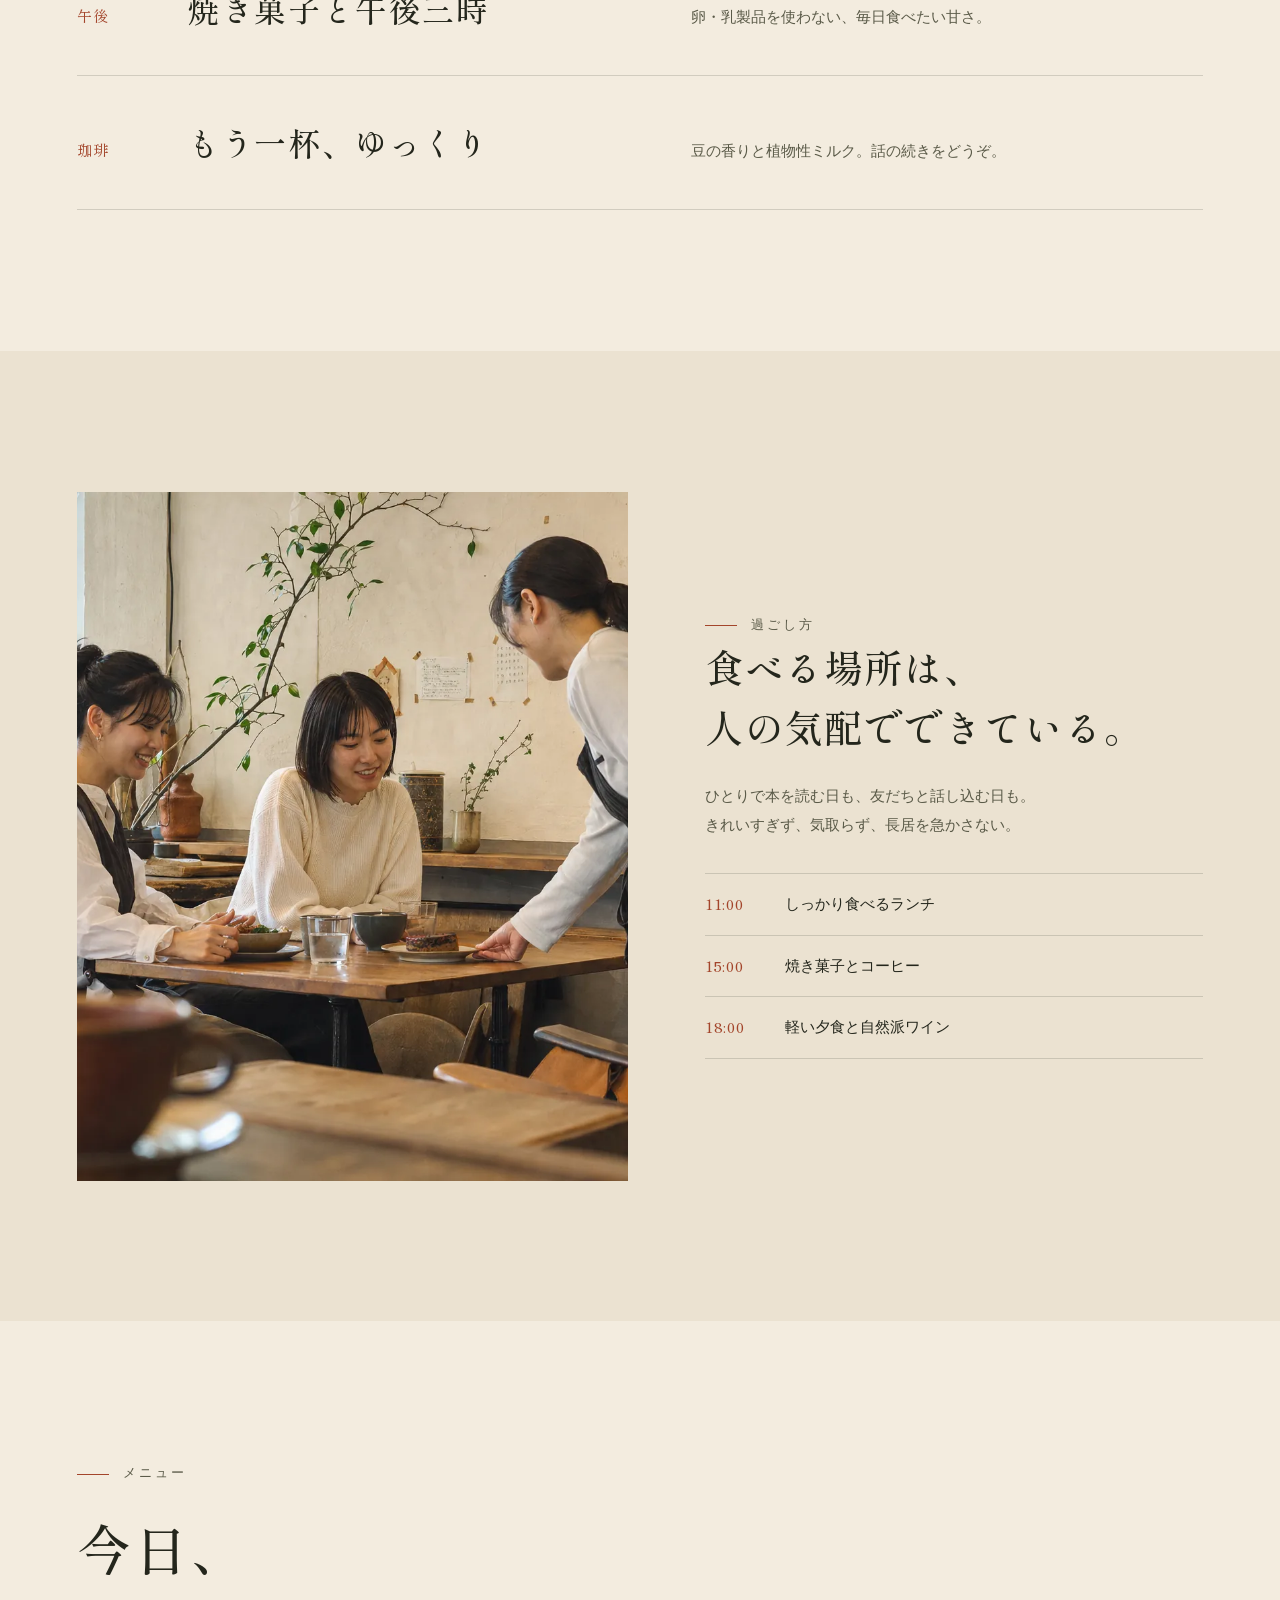
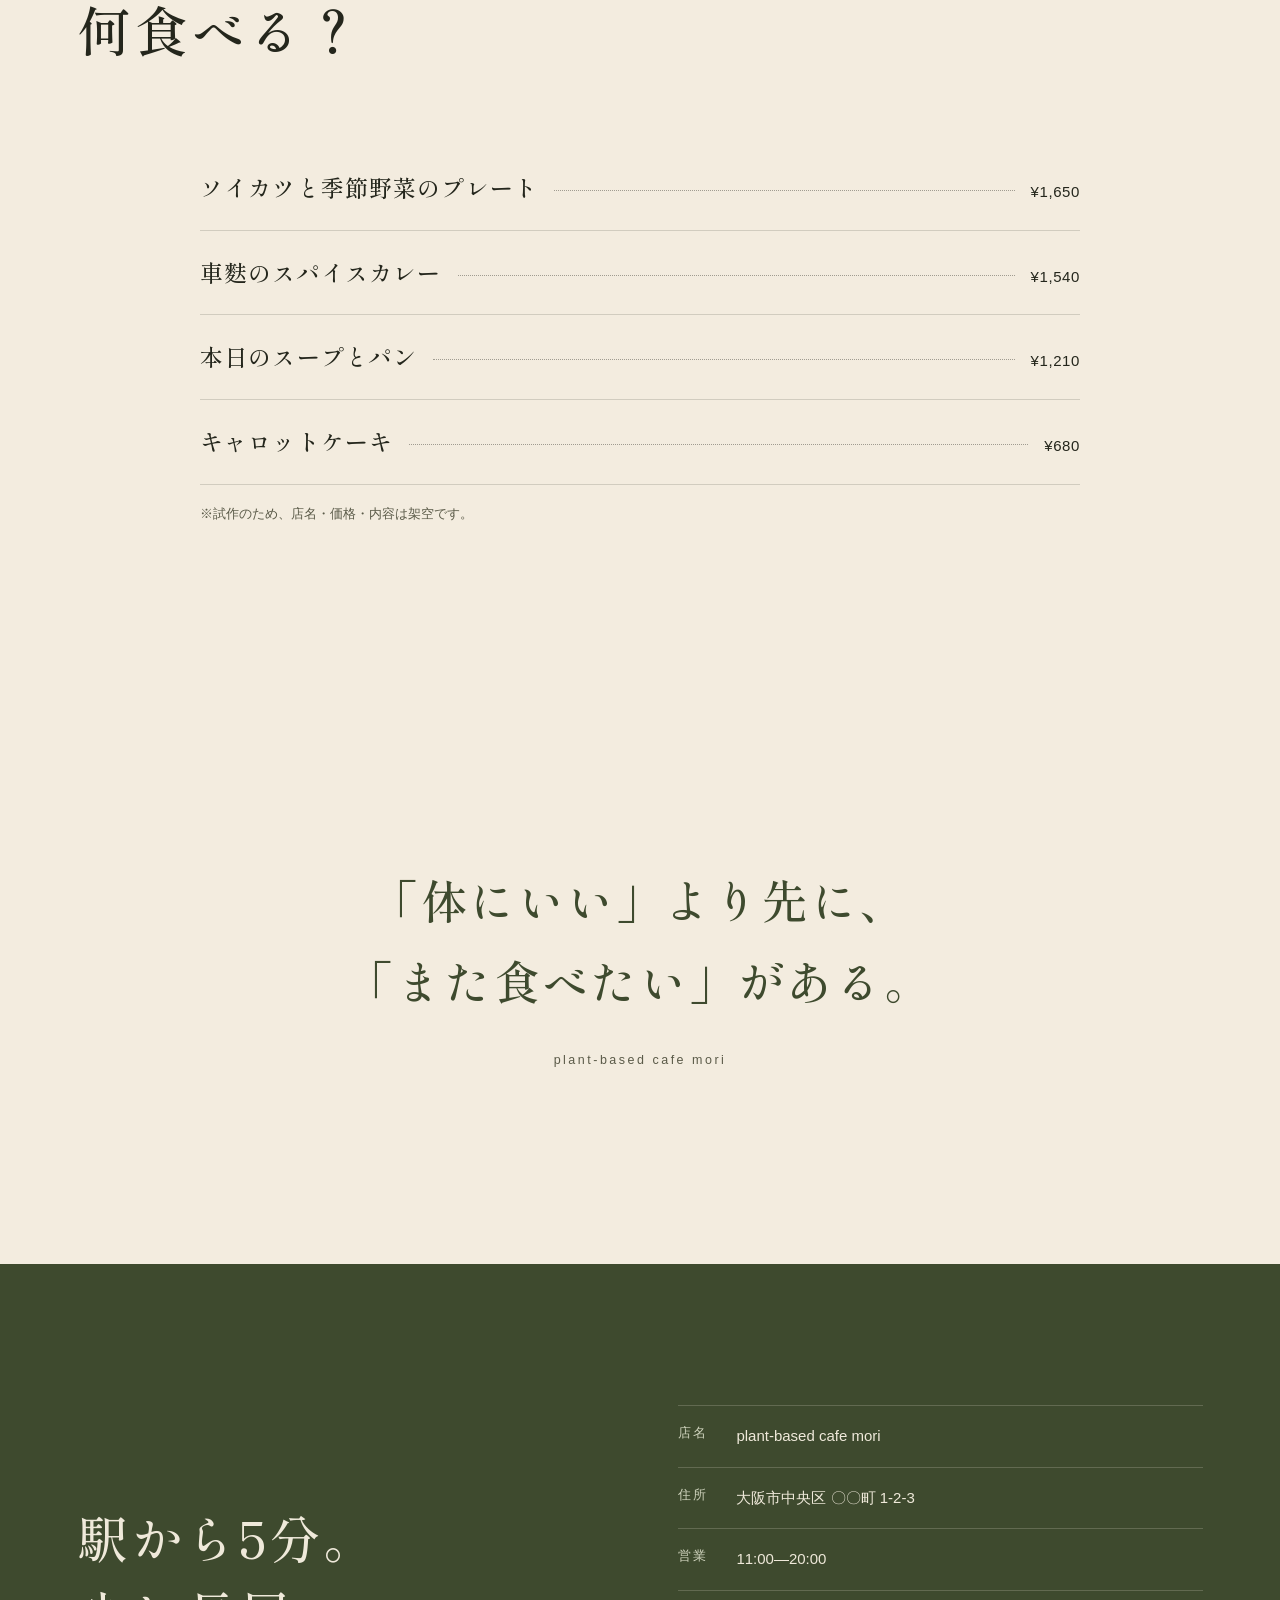
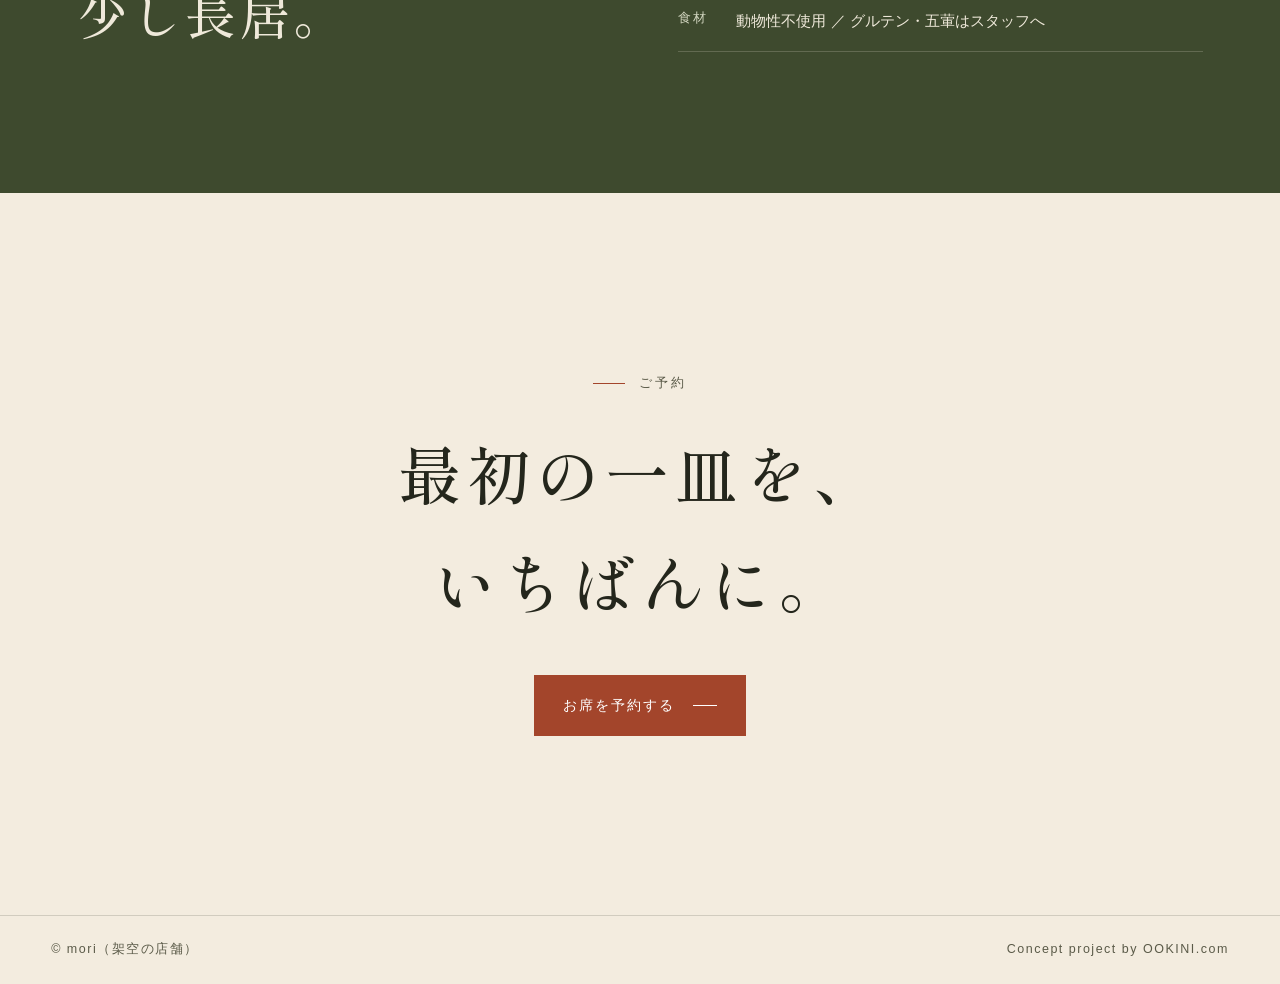
<file: lp/mori.html>
<!doctype html><html lang="ja"><head><meta charset="utf-8"><meta name="viewport" content="width=device-width,initial-scale=1"><title>plant-based cafe mori｜LP試作</title><meta name="description" content="植物性を説教にせず、過ごしたくなる場所として伝えるカフェLP。">
<script>document.documentElement.classList.add('js')</script>
<link rel="preconnect" href="https://fonts.googleapis.com"><link rel="preconnect" href="https://fonts.gstatic.com" crossorigin>
<link href="https://fonts.googleapis.com/css2?family=Shippori+Mincho:wght@500;600&display=swap" rel="stylesheet">
<link rel="preload" as="image" href="assets/mori-hero.webp" fetchpriority="high">
<link rel="stylesheet" href="common.css"><style>
/* mori：明るい雑誌の見開き。クリーム＋深オリーブ＋レンガ色。一点の個性＝写真ページと文字ページの見開き＋写真キャプション */
:root{--page:#f3ecdf;--ink:#24261c;--sub:#5a5a48;--line:rgba(36,38,28,.16);--accent:#a3452b;--olive:#3e4a2e}
.brand{font-size:22px;letter-spacing:.08em}
.site-head nav{margin-left:auto;margin-right:clamp(8px,1.6vw,24px)}
.hero{min-height:100vh;min-height:100svh;display:grid;grid-template-columns:minmax(0,1.08fr) minmax(0,.92fr)}
.hero-media{position:relative;margin:0;overflow:hidden;background:#d9cfbf}
.hero-media img{object-position:50% 60%}
.hero-media figcaption{position:absolute;left:clamp(16px,2.4vw,32px);bottom:clamp(16px,2.4vw,28px);background:var(--page);color:var(--ink);font-size:12.5px;letter-spacing:.08em;padding:6px 12px 6px 10px;display:flex;gap:10px;align-items:center}
.hero-media figcaption::before{content:"";width:18px;height:1px;background:var(--accent)}
.hero-copy{display:flex;flex-direction:column;justify-content:center;padding:120px clamp(24px,5.4vw,92px) 64px;border-left:1px solid var(--line)}
.hero .area{margin:0 0 30px;font-size:12.5px;letter-spacing:.28em;color:var(--sub)}
.hero h1{margin:0;font-family:var(--serif);font-weight:500;font-size:clamp(36px,3.9vw,64px);line-height:1.5;letter-spacing:.06em}
.hero h1 span{display:block;white-space:nowrap}
.hero h1 span+span{color:var(--olive)}
.js .hero h1 span{opacity:0;transform:translateY(18px)}
.js.go .hero h1 span{animation:rise 1.4s var(--ease) .2s both}
.js.go .hero h1 span+span{animation-delay:.5s}
@keyframes rise{to{opacity:1;transform:none}}
.hero-lead{margin:28px 0 0;color:var(--sub);max-width:24em}
.hero-actions{display:flex;align-items:center;gap:18px 28px;flex-wrap:wrap;margin-top:36px}
.mood{background:#ebe2d1}
.visit-band{background:var(--olive);color:#efe9da}
.visit-band .info dt{color:#cfd3bd}.visit-band .info dt,.visit-band .info dd{border-color:rgba(239,233,218,.2)}.visit-band .info{border-color:rgba(239,233,218,.2)}
.quote{color:var(--olive)}
@media(max-width:800px){
  .hero{grid-template-columns:minmax(0,1fr);min-height:0}
  .hero-media{height:58svh;min-height:340px}
  .hero-copy{padding:34px 20px 52px;border-left:0}
  .hero .area{margin-bottom:16px}
  .hero h1{font-size:clamp(34px,10vw,46px)}
}
</style></head><body>
<header class="site-head"><a class="brand" href="#top">mori</a><nav aria-label="ページ内"><a href="#menu">メニュー</a><a href="#people">過ごし方</a><a href="#visit">店舗情報</a></nav><a class="head-cta" href="#reserve">お席の予約</a></header>
<main id="top">
<section class="hero" aria-label="plant-based cafe mori">
  <figure class="hero-media"><img src="assets/mori-hero.webp" alt="ソイカツと季節野菜のプレート" width="1122" height="1402" fetchpriority="high"><figcaption>ソイカツと季節野菜のプレート</figcaption></figure>
  <div class="hero-copy">
    <p class="area">大阪・植物性のカフェ</p>
    <h1 class="jp"><span>ちゃんと、</span><span>食べたい日に。</span></h1>
    <p class="hero-lead jp">野菜の店、だけじゃない。<br>昼ごはんを食べて、話して、<br>もう一杯コーヒーを頼みたくなる場所。</p>
    <div class="hero-actions"><a class="button" href="#reserve">お席を予約する<i aria-hidden="true"></i></a><p class="hours">11:00—20:00<br>駅から徒歩5分</p></div>
  </div>
</section>

<section class="section" id="menu">
  <div class="sec-head"><p class="label reveal">今日の気分</p><h2 class="sec-title jp reveal">お腹と気分で、<br>選べばいい。</h2><p class="lead jp reveal">ヴィーガンかどうかを考える前に、食べたいものがある。<br>moriは、その順番を大切にします。</p></div>
  <div class="signature">
    <article class="sig reveal"><span class="no">昼</span><h3 class="jp">ざくざくソイカツ</h3><p class="jp">季節野菜と穀物サラダ。ひと皿で、きちんと満たす。</p></article>
    <article class="sig reveal"><span class="no">午後</span><h3 class="jp">焼き菓子と午後三時</h3><p class="jp">卵・乳製品を使わない、毎日食べたい甘さ。</p></article>
    <article class="sig reveal"><span class="no">珈琲</span><h3 class="jp">もう一杯、ゆっくり</h3><p class="jp">豆の香りと植物性ミルク。話の続きをどうぞ。</p></article>
  </div>
</section>

<section class="section mood" id="people">
  <div class="split">
    <figure class="media reveal"><img src="assets/mori-cafe.webp" alt="自然光の入る店内でランチを楽しむ人" width="1536" height="1024" loading="lazy"></figure>
    <div class="copy"><p class="label reveal">過ごし方</p><h3 class="jp reveal">食べる場所は、<br>人の気配でできている。</h3><p class="jp reveal">ひとりで本を読む日も、友だちと話し込む日も。<br>きれいすぎず、気取らず、長居を急かさない。</p>
      <ul class="facts reveal"><li><b>11:00</b><span>しっかり食べるランチ</span></li><li><b>15:00</b><span>焼き菓子とコーヒー</span></li><li><b>18:00</b><span>軽い夕食と自然派ワイン</span></li></ul></div>
  </div>
</section>

<section class="section">
  <div class="sec-head"><p class="label reveal">メニュー</p><h2 class="sec-title jp reveal">今日、<br>何食べる？</h2></div>
  <ul class="menu reveal">
    <li><strong>ソイカツと季節野菜のプレート</strong><span class="dots"></span><b>¥1,650</b></li>
    <li><strong>車麩のスパイスカレー</strong><span class="dots"></span><b>¥1,540</b></li>
    <li><strong>本日のスープとパン</strong><span class="dots"></span><b>¥1,210</b></li>
    <li><strong>キャロットケーキ</strong><span class="dots"></span><b>¥680</b></li>
  </ul>
  <p class="menu-note">※試作のため、店名・価格・内容は架空です。</p>
</section>

<section class="quote"><blockquote class="jp reveal">「体にいい」より先に、<br>「また食べたい」がある。</blockquote><cite class="reveal">plant-based cafe mori</cite></section>

<section class="section visit-band" id="visit">
  <div class="visit"><h2 class="jp reveal">駅から5分。<br>少し長居。</h2>
    <dl class="info reveal"><dt>店名</dt><dd>plant-based cafe mori</dd><dt>住所</dt><dd>大阪市中央区 〇〇町 1-2-3</dd><dt>営業</dt><dd>11:00—20:00</dd><dt>食材</dt><dd>動物性不使用 ／ グルテン・五葷はスタッフへ</dd></dl></div>
</section>

<section class="final" id="reserve"><p class="label reveal" style="justify-content:center">ご予約</p><h2 class="jp reveal">最初の一皿を、<br>いちばんに。</h2><a class="button reveal" href="#reserve">お席を予約する<i aria-hidden="true"></i></a></section>
</main>
<a class="mobile-cta" href="#reserve">お席を予約する</a>
<footer><span>© mori（架空の店舗）</span><span>Concept project by OOKINI.com</span></footer>
<script src="motion.js"></script></body></html>
</file>
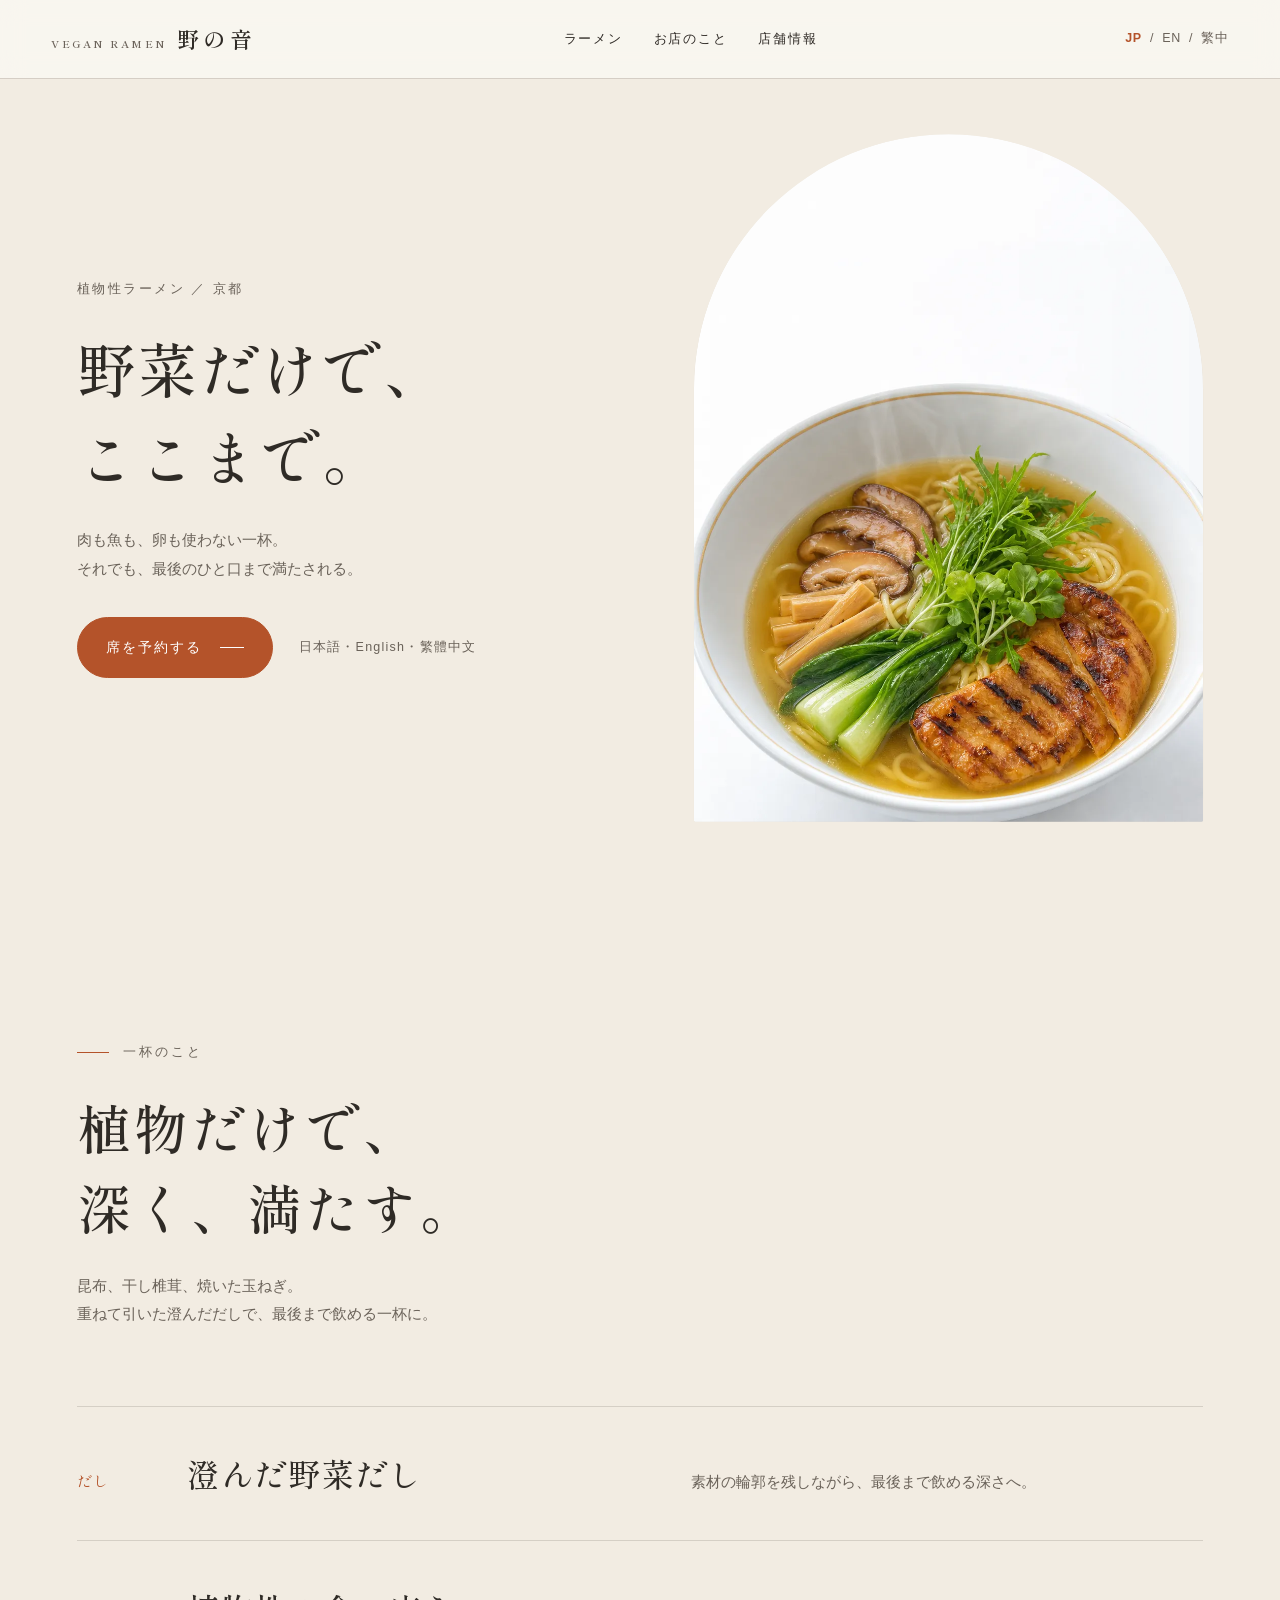
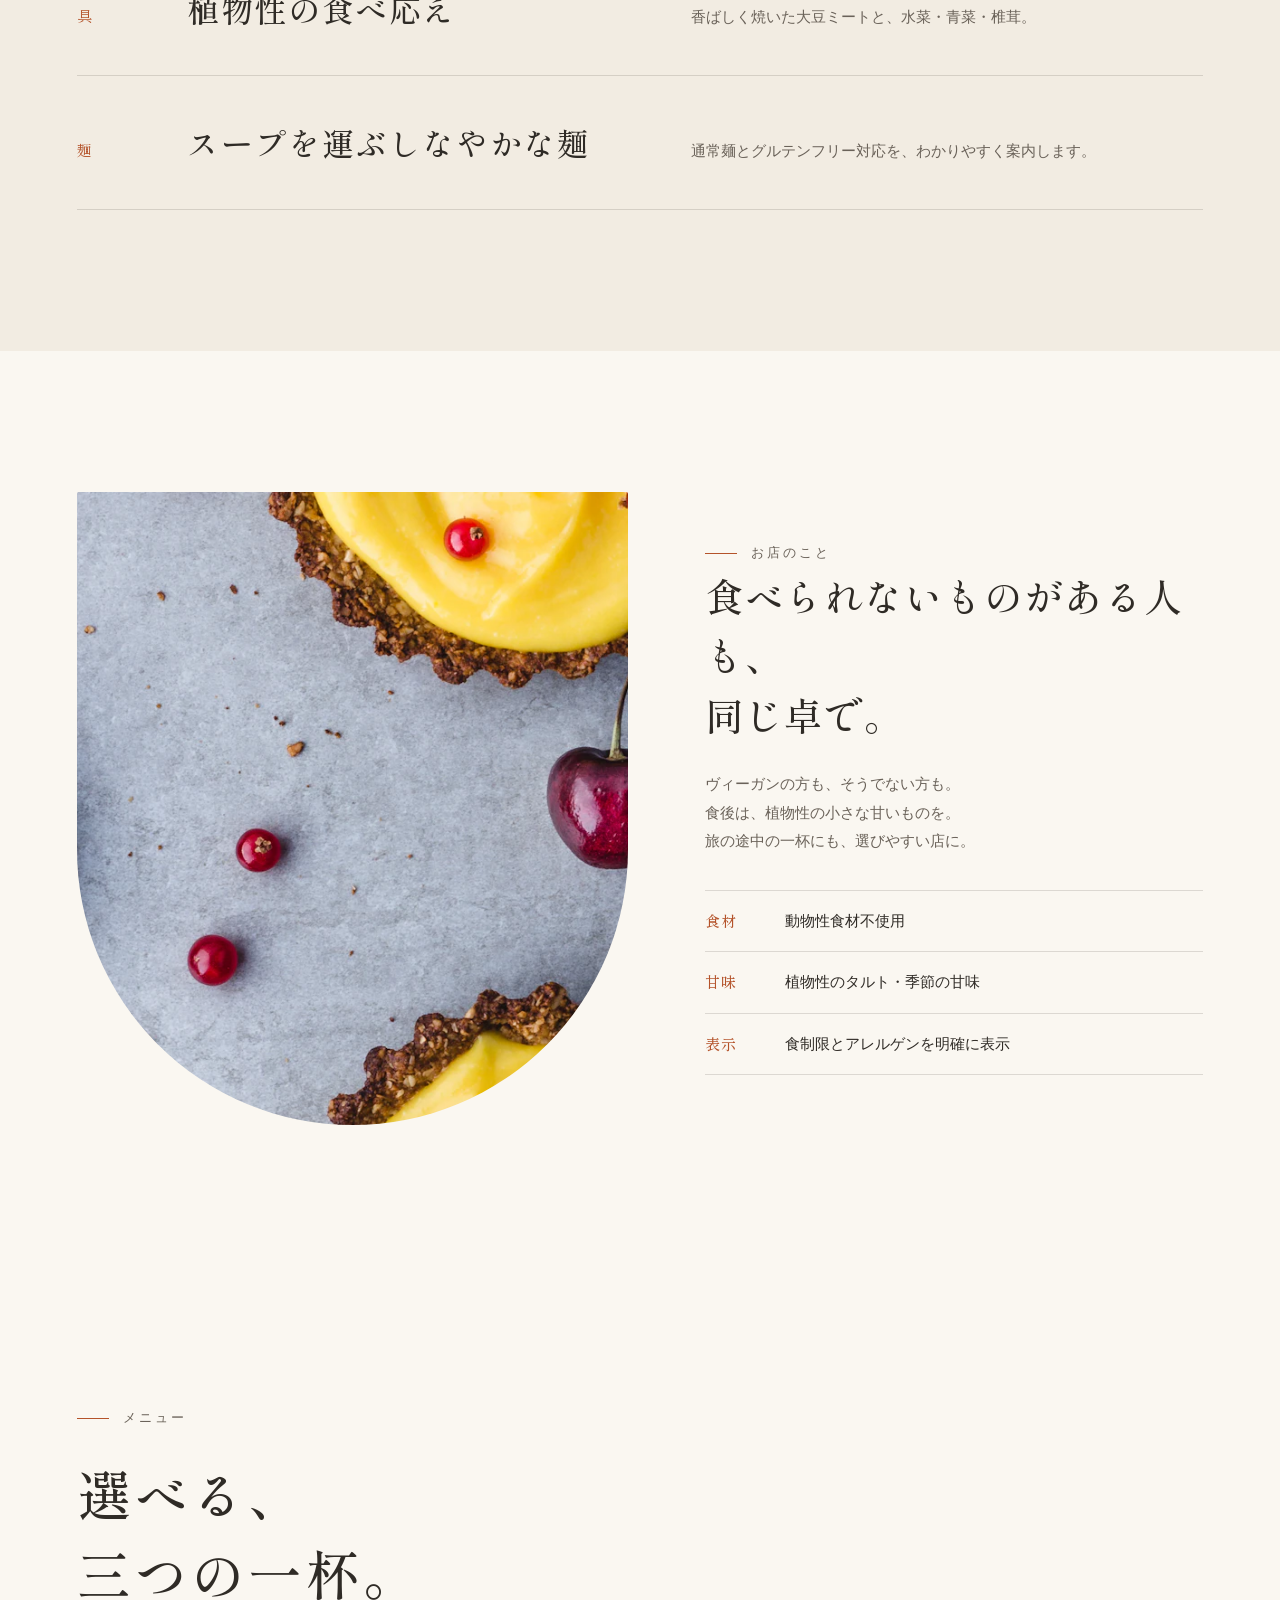
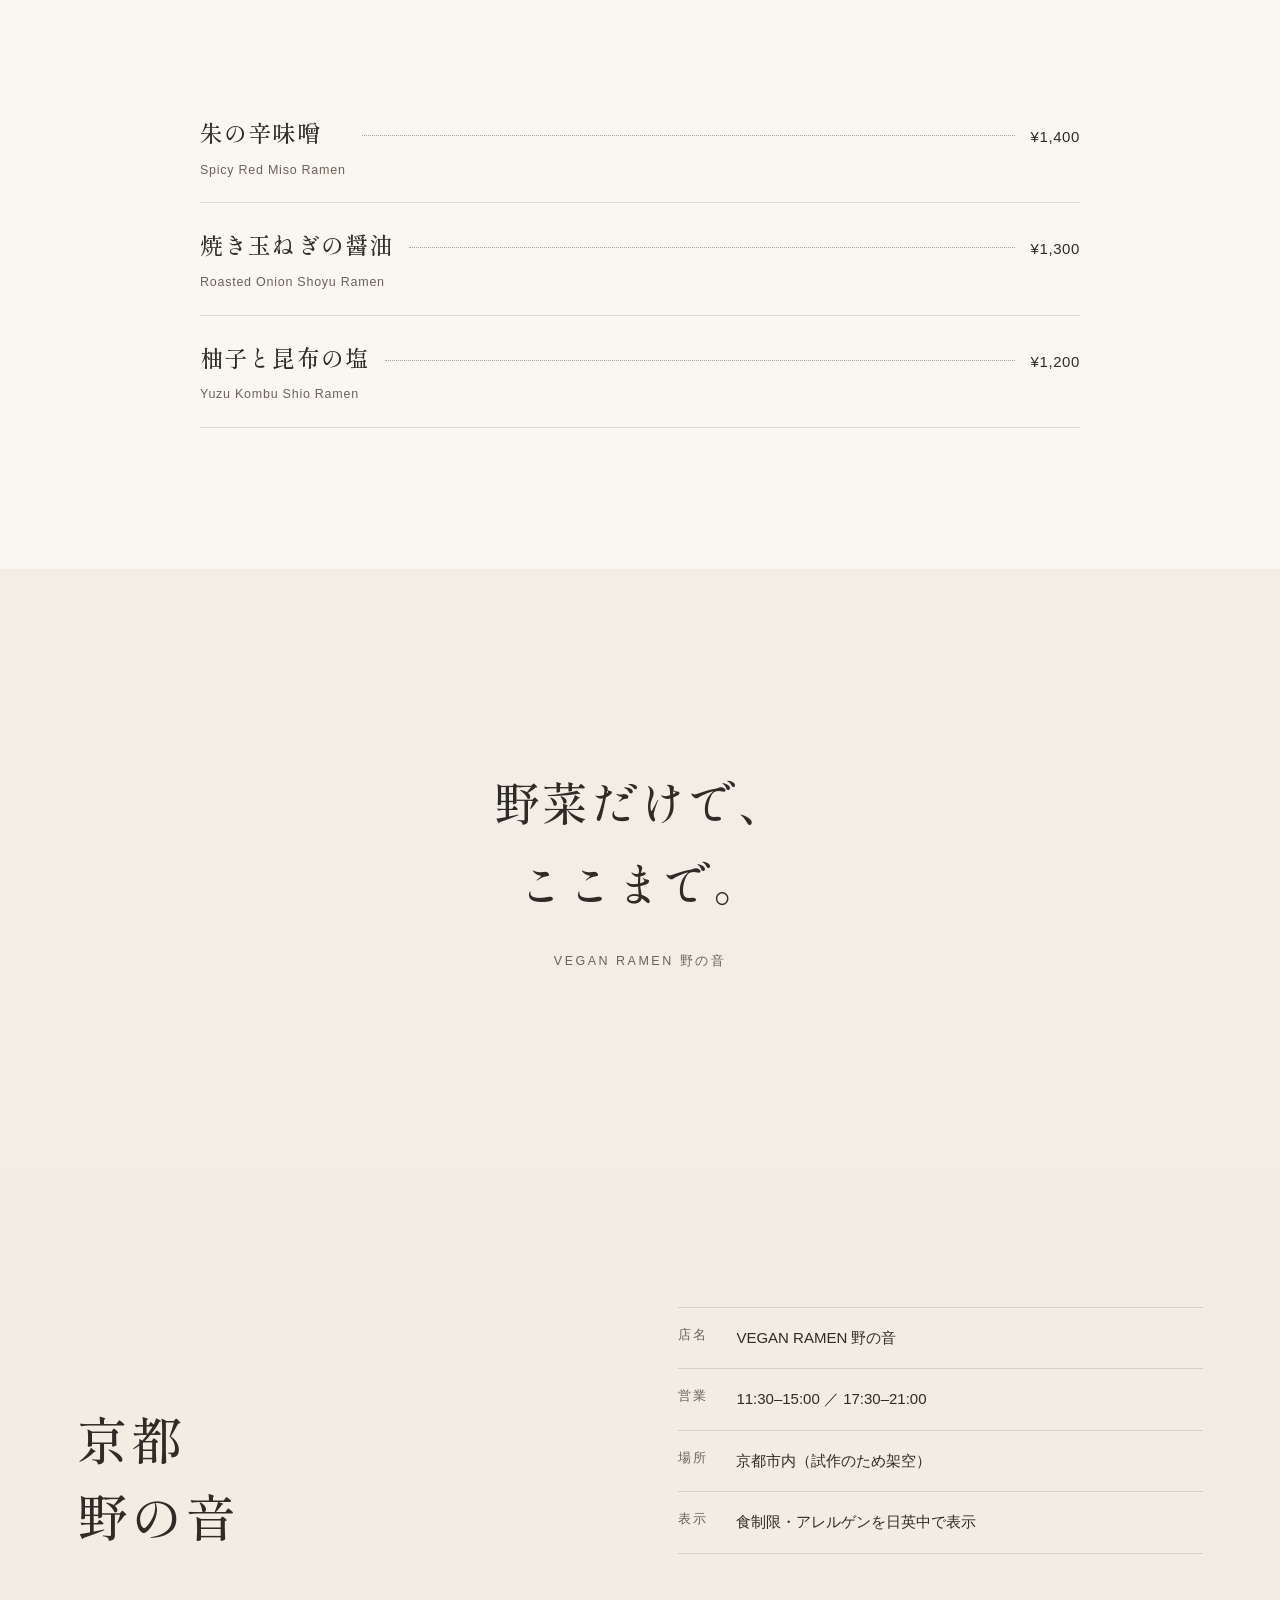
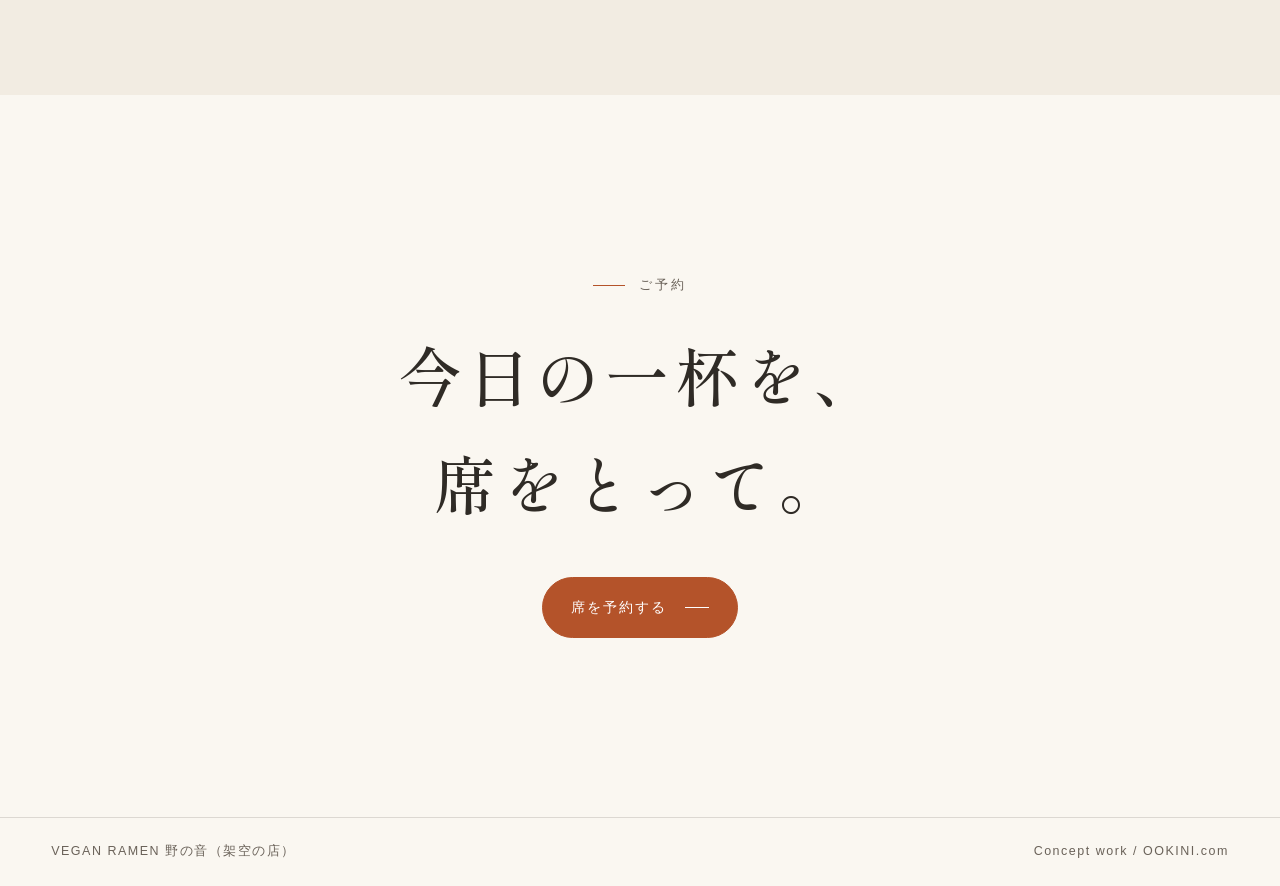
<file: lp/nonone.html>
<!doctype html><html lang="ja"><head><meta charset="utf-8"><meta name="viewport" content="width=device-width,initial-scale=1"><title>VEGAN RAMEN 野の音｜LP試作</title><meta name="description" content="植物性だけでつくるラーメン店「野の音」（架空の店）のLP試作。">
<script>document.documentElement.classList.add('js')</script>
<link rel="preconnect" href="https://fonts.googleapis.com"><link rel="preconnect" href="https://fonts.gstatic.com" crossorigin>
<link href="https://fonts.googleapis.com/css2?family=Shippori+Mincho:wght@500;600&display=swap" rel="stylesheet">
<link rel="preload" as="image" href="assets/nonone-hero.webp" fetchpriority="high">
<link rel="stylesheet" href="common.css"><style>
/* 野の音（架空の店）：生成り＋唐辛子の朱を1色。一点の個性＝アーチ型の写真枠（器の丸みに合わせる） */
:root{--page:#faf7f1;--ink:#2f2b26;--sub:#6a6259;--line:rgba(47,43,38,.15);--accent:#b4532a;--green:#b4532a}
.site-head{background:rgba(250,247,241,.86);-webkit-backdrop-filter:blur(12px);backdrop-filter:blur(12px);box-shadow:0 1px 0 var(--line)}
.brand{font-family:var(--serif);font-size:22px;letter-spacing:.2em;color:var(--ink);text-decoration:none}.brand small{font-family:inherit;font-size:10.5px;letter-spacing:.24em;color:var(--sub);margin-right:10px}
.lang{display:flex;gap:8px;font-size:12.5px;letter-spacing:.06em;color:var(--sub)}.lang b{color:var(--accent);font-weight:600}
.hero{background:#f2ece2;min-height:100vh;min-height:100svh;display:grid;grid-template-columns:minmax(0,1fr) minmax(0,.9fr);align-items:center;gap:clamp(24px,4vw,72px);padding:112px var(--gut) 56px}
.hero-media{margin:0;justify-self:center;width:min(100%,520px);aspect-ratio:4/5.4;border-radius:999px 999px 6px 6px;overflow:hidden;background:#ece4d8;box-shadow:0 30px 60px -36px rgba(47,43,38,.45)}
.js .hero-media{clip-path:inset(100% 0 0 0 round 999px 999px 6px 6px)}
.js.go .hero-media{animation:arch 1.6s var(--ease) .1s both}
@keyframes arch{to{clip-path:inset(0 0 0 0 round 999px 999px 6px 6px)}}
.hero-media img{object-position:50% 58%}
.hero .area{margin:0 0 22px;font-size:12.5px;letter-spacing:.2em;color:var(--sub)}
.hero h1{margin:0;font-family:var(--serif);font-weight:500;font-size:clamp(38px,4.6vw,70px);line-height:1.5;letter-spacing:.04em}
.hero h1 span{display:block}
.hero-lead{margin:26px 0 0;color:var(--sub);max-width:28em}
.hero-actions{display:flex;align-items:center;gap:16px 26px;flex-wrap:wrap;margin-top:34px}
.button{border-radius:999px}
.official{font-size:12.5px;letter-spacing:.1em;color:var(--sub)}
.bowl{background:#f2ece2}
.shop-sec .media{border-radius:6px 6px 999px 999px;aspect-ratio:4/4.6}
.quote{background:#f3eee5}
.visit-band{background:#f2ece2}
@media(max-width:800px){
  .brand{font-size:19px}
  .hero{grid-template-columns:minmax(0,1fr);min-height:0;padding:92px 20px 52px;gap:30px}
  .hero-media{order:-1;width:min(100%,330px)}
  .hero h1{font-size:clamp(30px,8.6vw,40px)}
}
</style></head><body>
<header class="site-head"><a class="brand" href="#top"><small>VEGAN RAMEN</small>野の音</a><nav aria-label="ページ内"><a href="#bowl">ラーメン</a><a href="#shop">お店のこと</a><a href="#visit">店舗情報</a></nav><span class="lang" aria-label="言語（試作）"><b>JP</b><span>/</span><span>EN</span><span>/</span><span>繁中</span></span></header>
<main id="top">
<section class="hero" aria-label="VEGAN RAMEN 野の音">
  <div class="hero-copy">
    <p class="area">植物性ラーメン ／ 京都</p>
    <h1 class="jp"><span>野菜だけで、</span><span>ここまで。</span></h1>
    <p class="hero-lead jp">肉も魚も、卵も使わない一杯。<br>それでも、最後のひと口まで満たされる。</p>
    <div class="hero-actions"><a class="button" href="#news">席を予約する<i aria-hidden="true"></i></a><span class="official">日本語・English・繁體中文</span></div>
  </div>
  <figure class="hero-media"><img src="assets/nonone-hero.webp" alt="水菜とカイワレ、椎茸、焼いた大豆ミートをのせた植物性ラーメン" width="1003" height="1568" fetchpriority="high"></figure>
</section>

<section class="section bowl" id="bowl">
  <div class="sec-head"><p class="label reveal">一杯のこと</p><h2 class="sec-title jp reveal">植物だけで、<br>深く、満たす。</h2><p class="lead jp reveal">昆布、干し椎茸、焼いた玉ねぎ。<br>重ねて引いた澄んだだしで、最後まで飲める一杯に。</p></div>
  <div class="signature">
    <article class="sig reveal"><span class="no">だし</span><h3 class="jp">澄んだ野菜だし</h3><p class="jp">素材の輪郭を残しながら、最後まで飲める深さへ。</p></article>
    <article class="sig reveal"><span class="no">具</span><h3 class="jp">植物性の食べ応え</h3><p class="jp">香ばしく焼いた大豆ミートと、水菜・青菜・椎茸。</p></article>
    <article class="sig reveal"><span class="no">麺</span><h3 class="jp">スープを運ぶしなやかな麺</h3><p class="jp">通常麺とグルテンフリー対応を、わかりやすく案内します。</p></article>
  </div>
</section>

<section class="section shop-sec" id="shop">
  <div class="split">
    <figure class="media reveal"><img src="assets/nonone-sweets.webp" alt="木の実の生地にレモンクリームと赤すぐりをのせたタルト" width="1600" height="700" loading="lazy"></figure>
    <div class="copy"><p class="label reveal">お店のこと</p><h3 class="jp reveal">食べられないものがある人も、<br>同じ卓で。</h3><p class="jp reveal">ヴィーガンの方も、そうでない方も。<br>食後は、植物性の小さな甘いものを。<br>旅の途中の一杯にも、選びやすい店に。</p>
      <ul class="facts reveal"><li><b>食材</b><span>動物性食材不使用</span></li><li><b>甘味</b><span>植物性のタルト・季節の甘味</span></li><li><b>表示</b><span>食制限とアレルゲンを明確に表示</span></li></ul></div>
  </div>
</section>

<section class="section">
  <div class="sec-head"><p class="label reveal">メニュー</p><h2 class="sec-title jp reveal">選べる、<br>三つの一杯。</h2></div>
  <ul class="menu reveal">
    <li><strong>朱の辛味噌<em>Spicy Red Miso Ramen</em></strong><span class="dots"></span><b>¥1,400</b></li>
    <li><strong>焼き玉ねぎの醤油<em>Roasted Onion Shoyu Ramen</em></strong><span class="dots"></span><b>¥1,300</b></li>
    <li><strong>柚子と昆布の塩<em>Yuzu Kombu Shio Ramen</em></strong><span class="dots"></span><b>¥1,200</b></li>
  </ul>
</section>

<section class="quote"><blockquote class="jp reveal">野菜だけで、<br>ここまで。</blockquote><cite class="reveal">VEGAN RAMEN 野の音</cite></section>

<section class="section visit-band" id="visit">
  <div class="visit"><h2 class="jp reveal">京都<br>野の音</h2>
    <dl class="info reveal"><dt>店名</dt><dd>VEGAN RAMEN 野の音</dd><dt>営業</dt><dd>11:30–15:00 ／ 17:30–21:00</dd><dt>場所</dt><dd>京都市内（試作のため架空）</dd><dt>表示</dt><dd>食制限・アレルゲンを日英中で表示</dd></dl></div>
</section>

<section class="final" id="news"><p class="label reveal" style="justify-content:center">ご予約</p><h2 class="jp reveal">今日の一杯を、<br>席をとって。</h2><a class="button reveal" href="#news">席を予約する<i aria-hidden="true"></i></a></section>
</main>
<a class="mobile-cta" href="#news">席を予約する</a>
<footer><span>VEGAN RAMEN 野の音（架空の店）</span><span>Concept work / OOKINI.com</span></footer>
<script src="motion.js"></script></body></html>
</file>
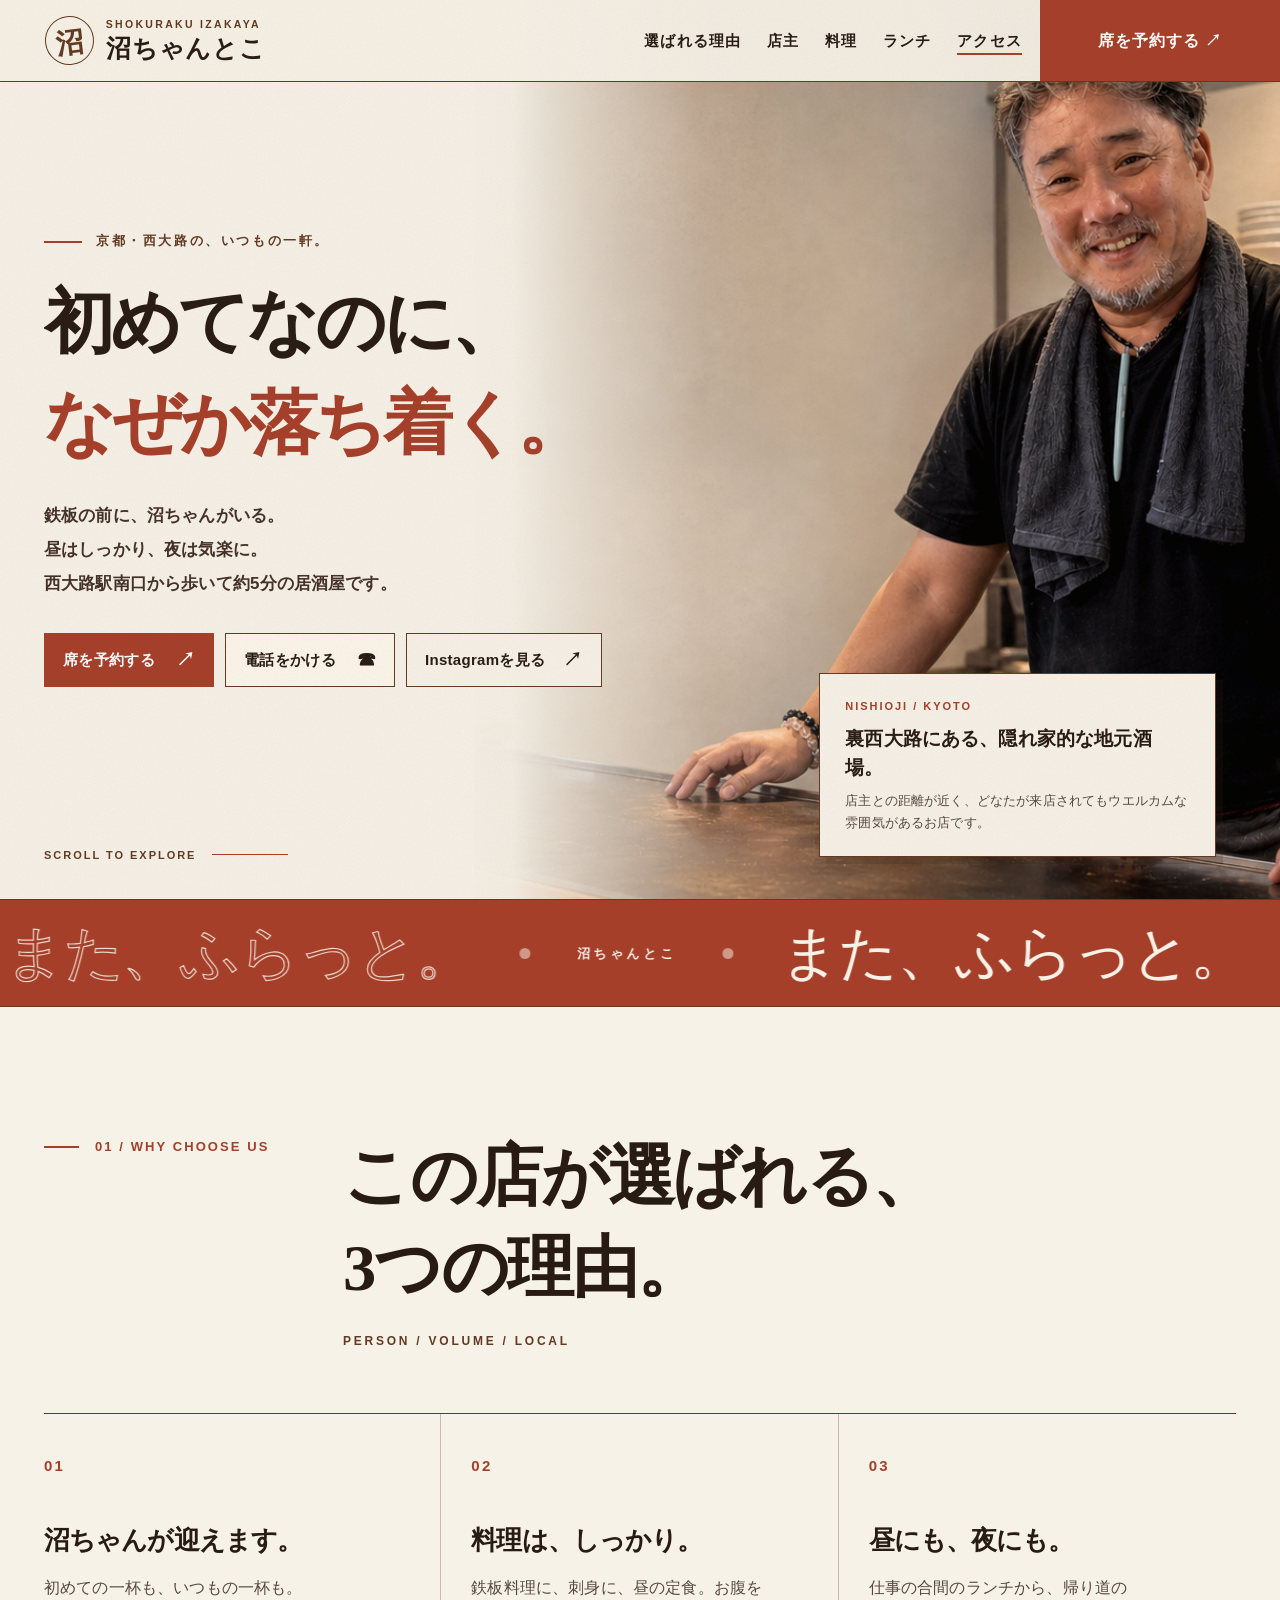
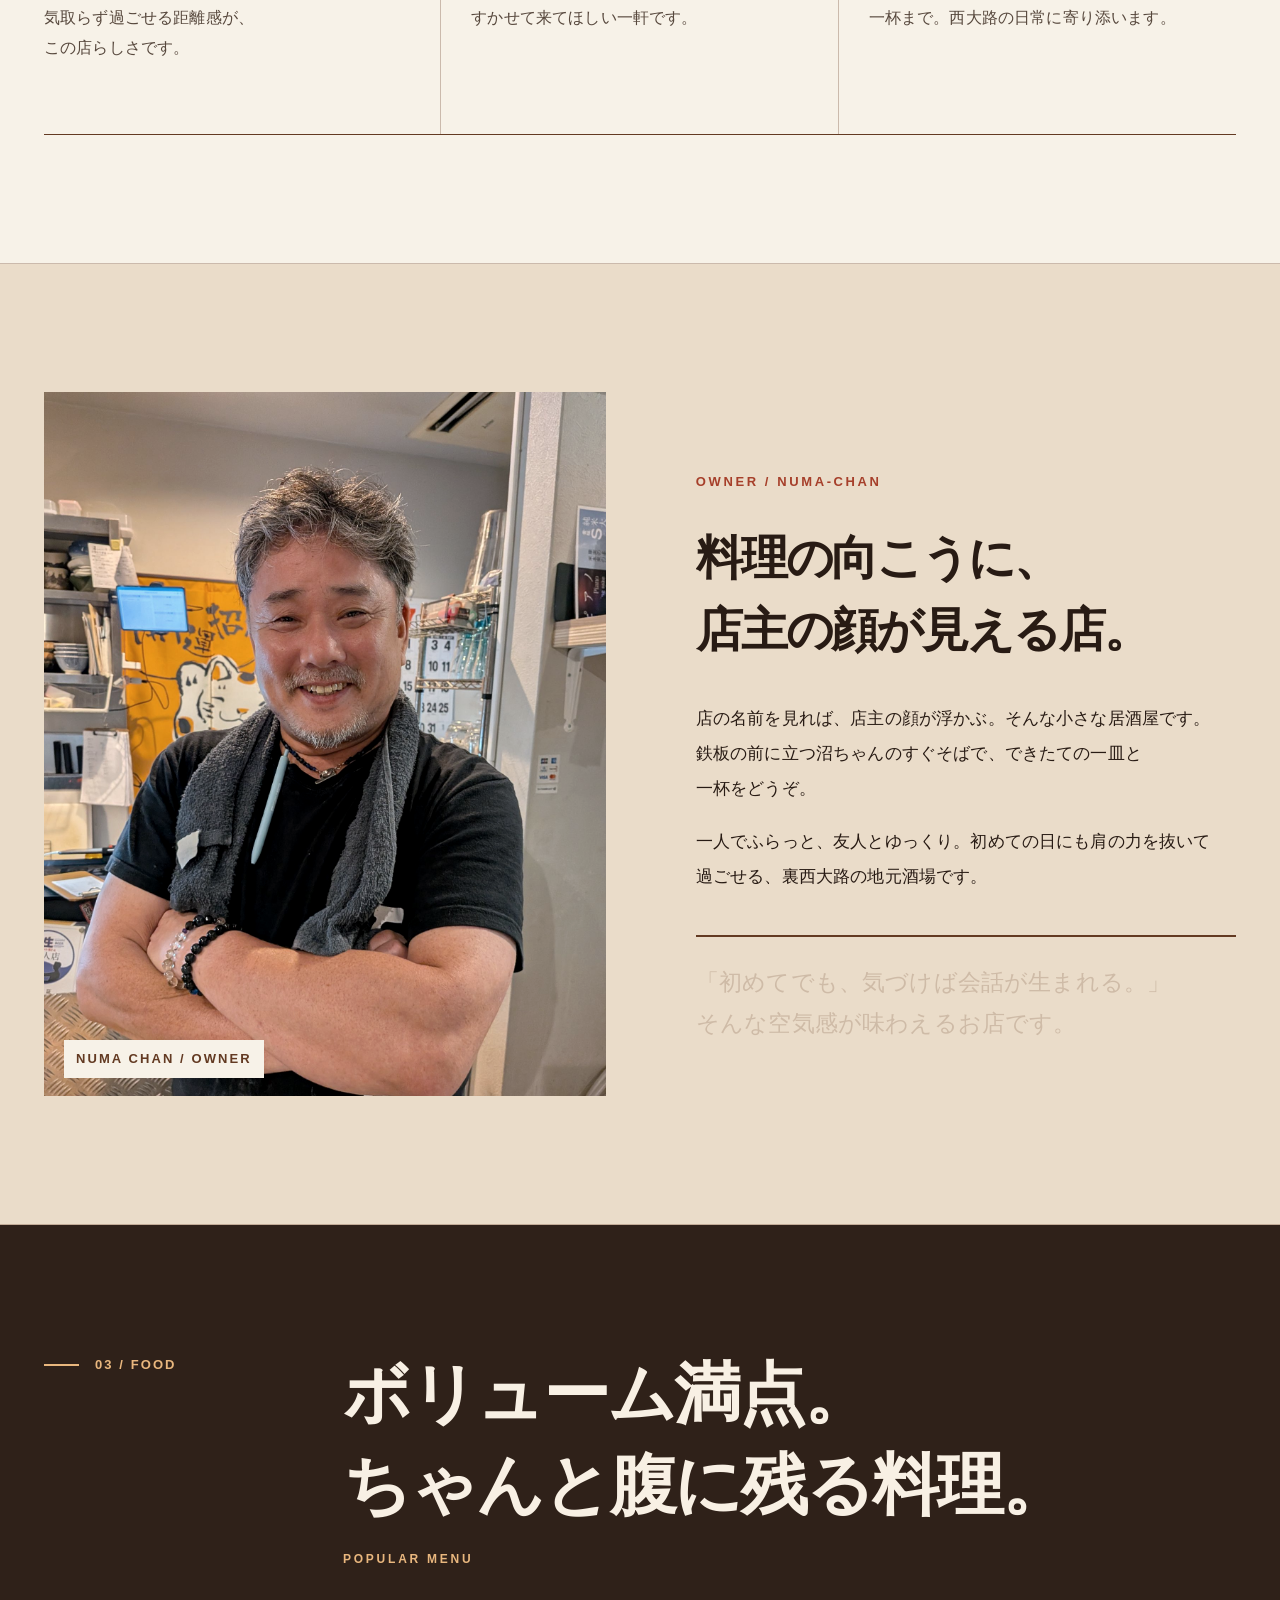
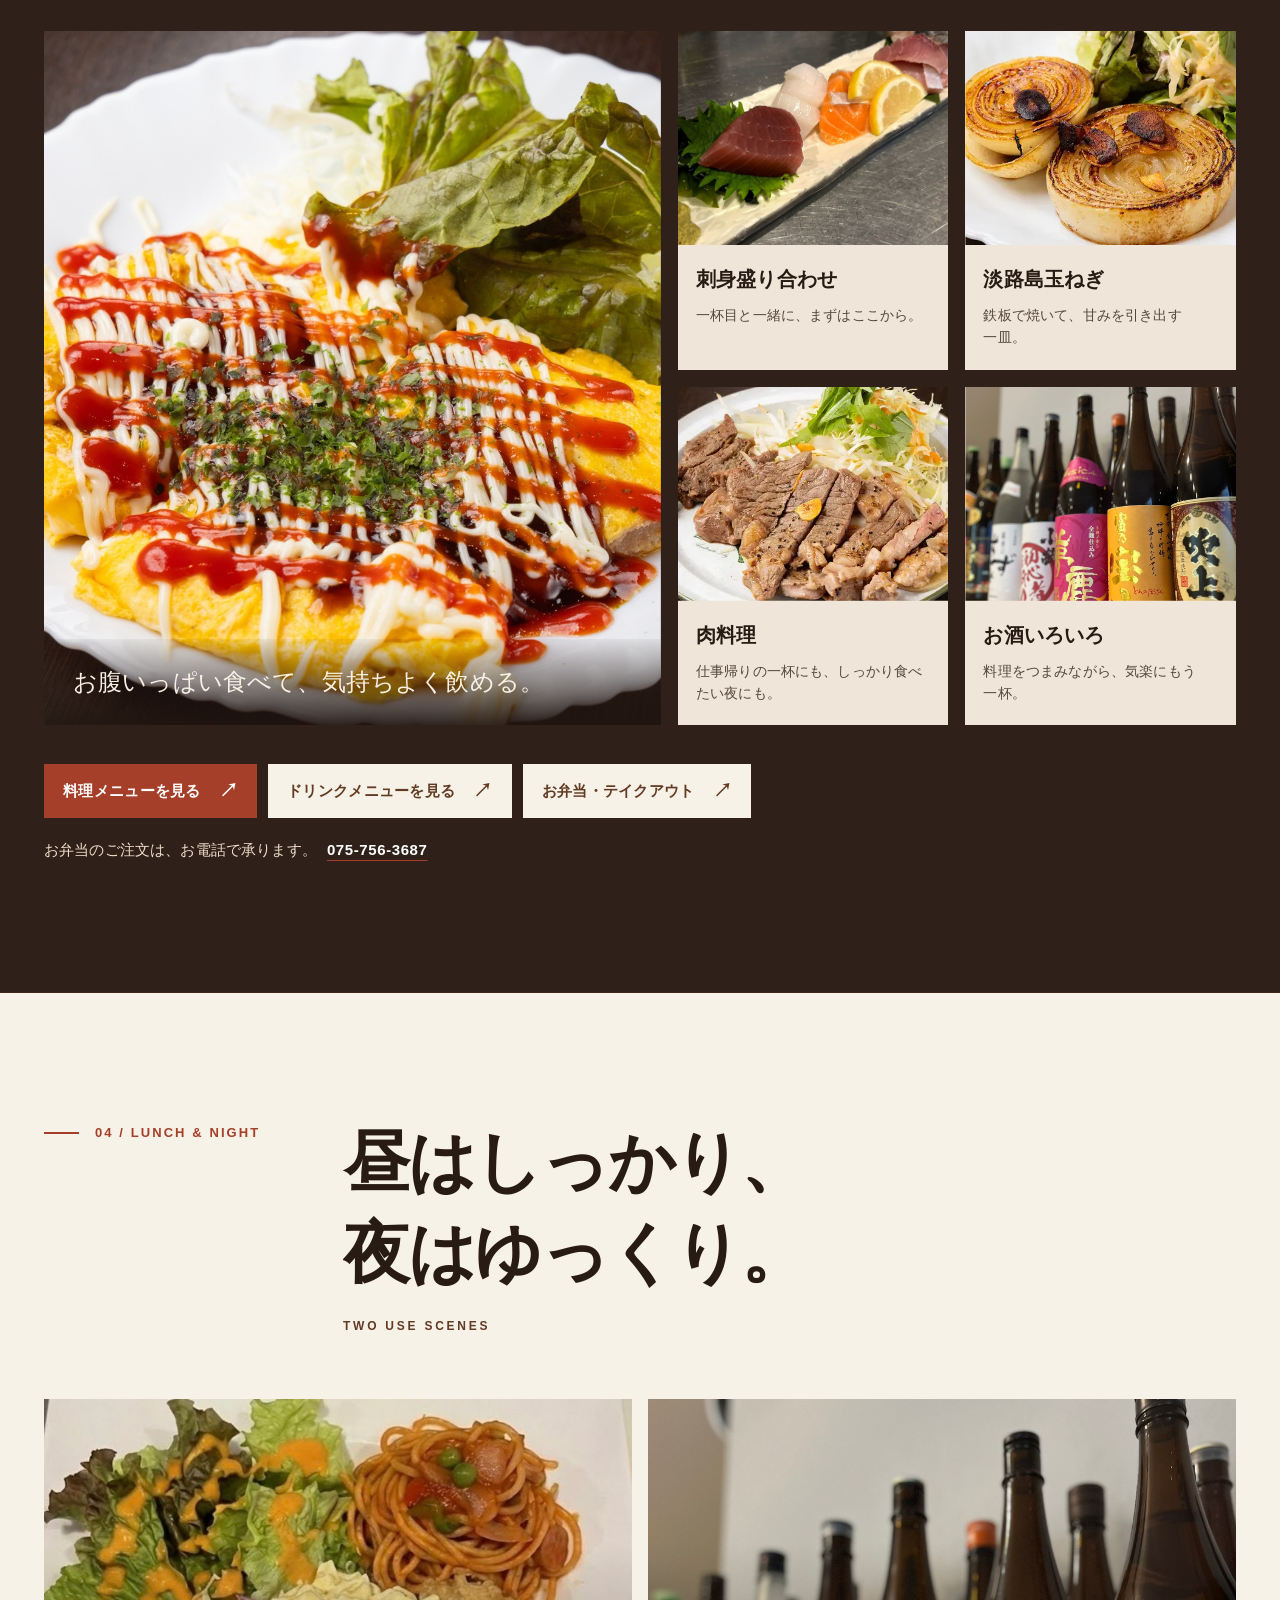
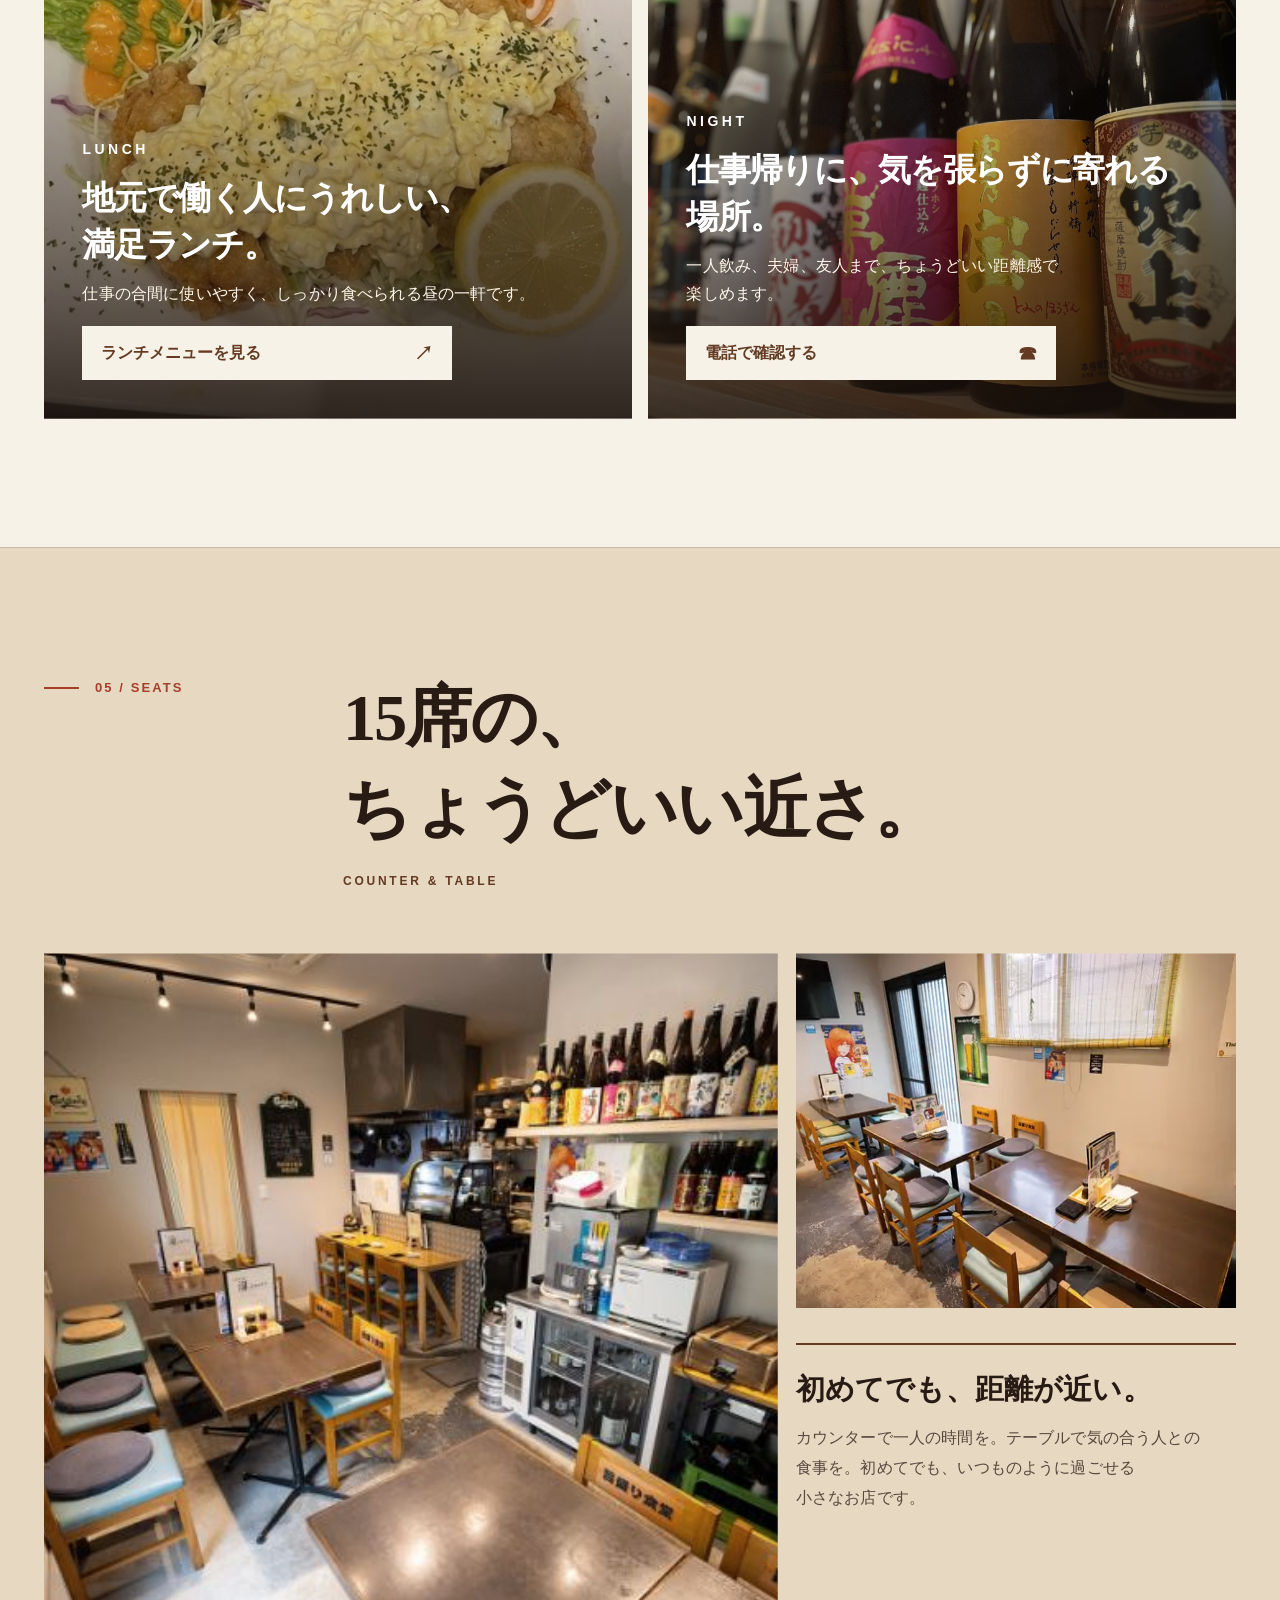
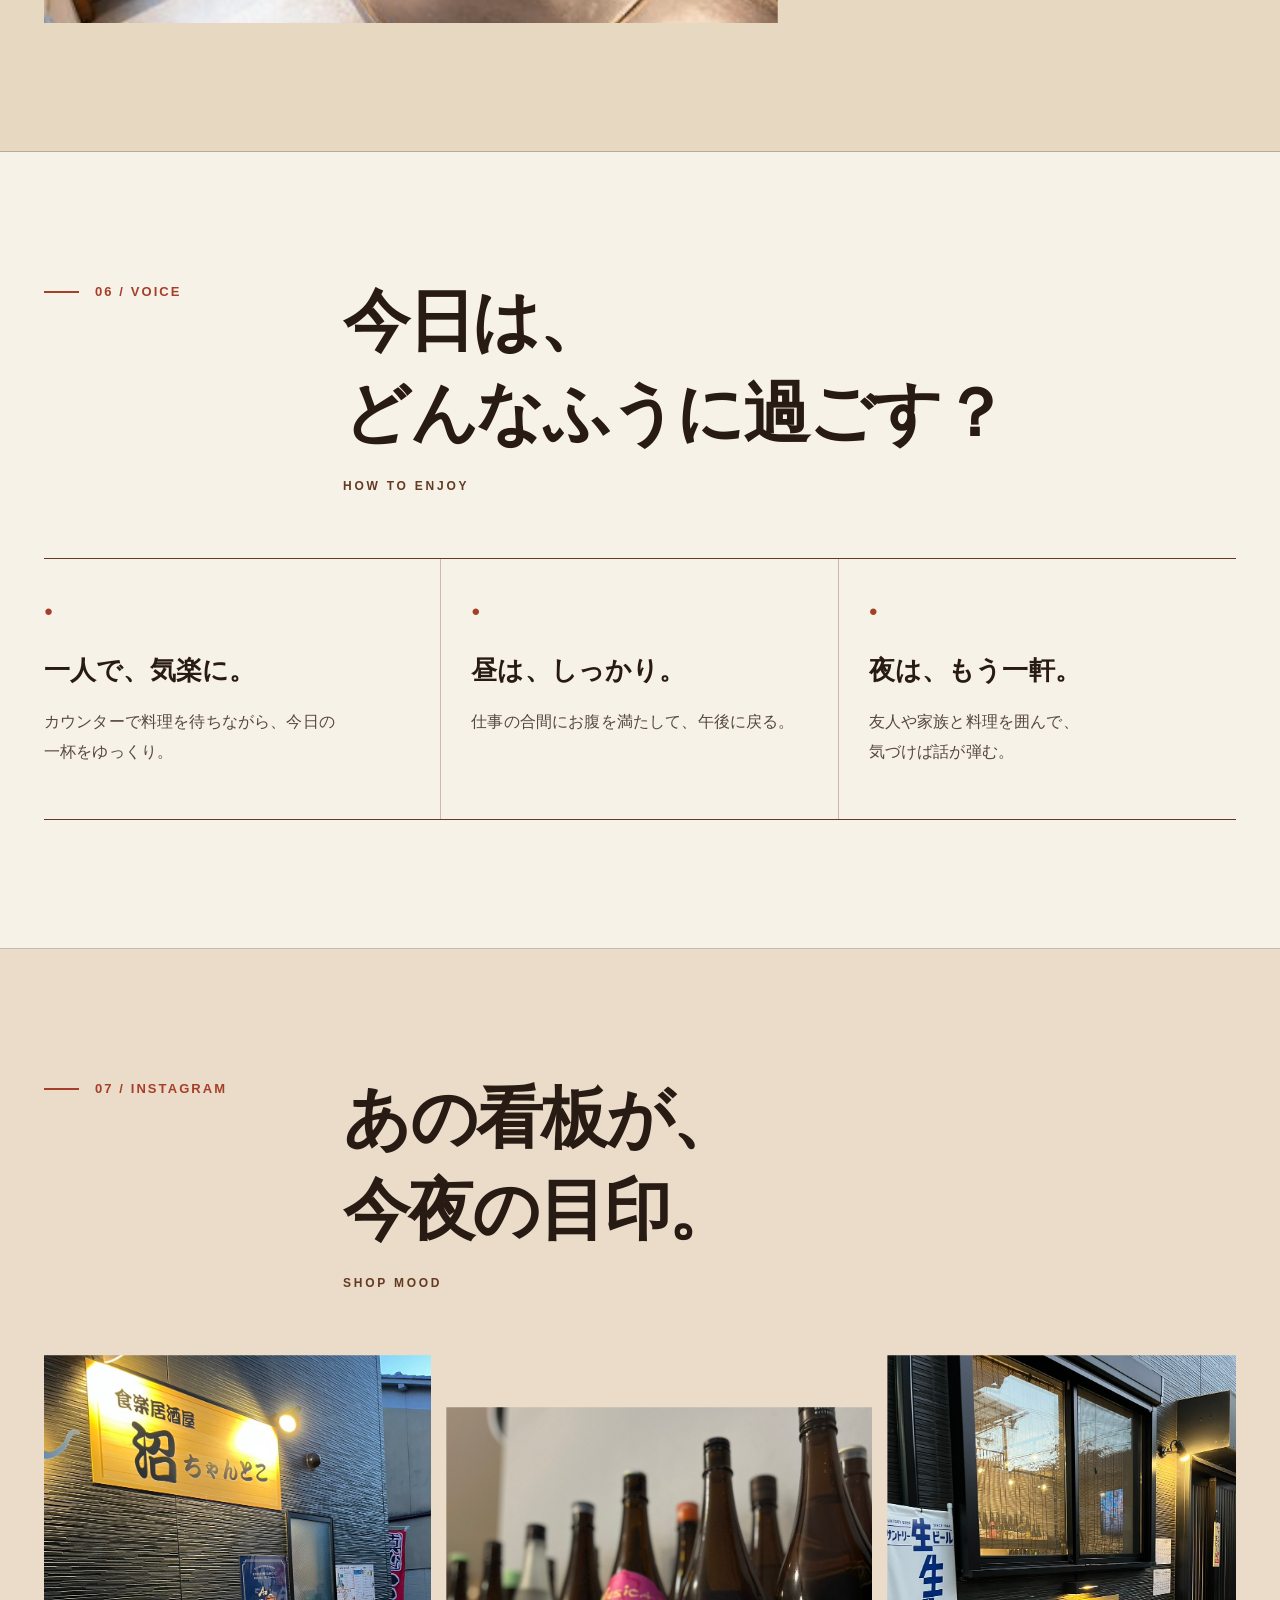
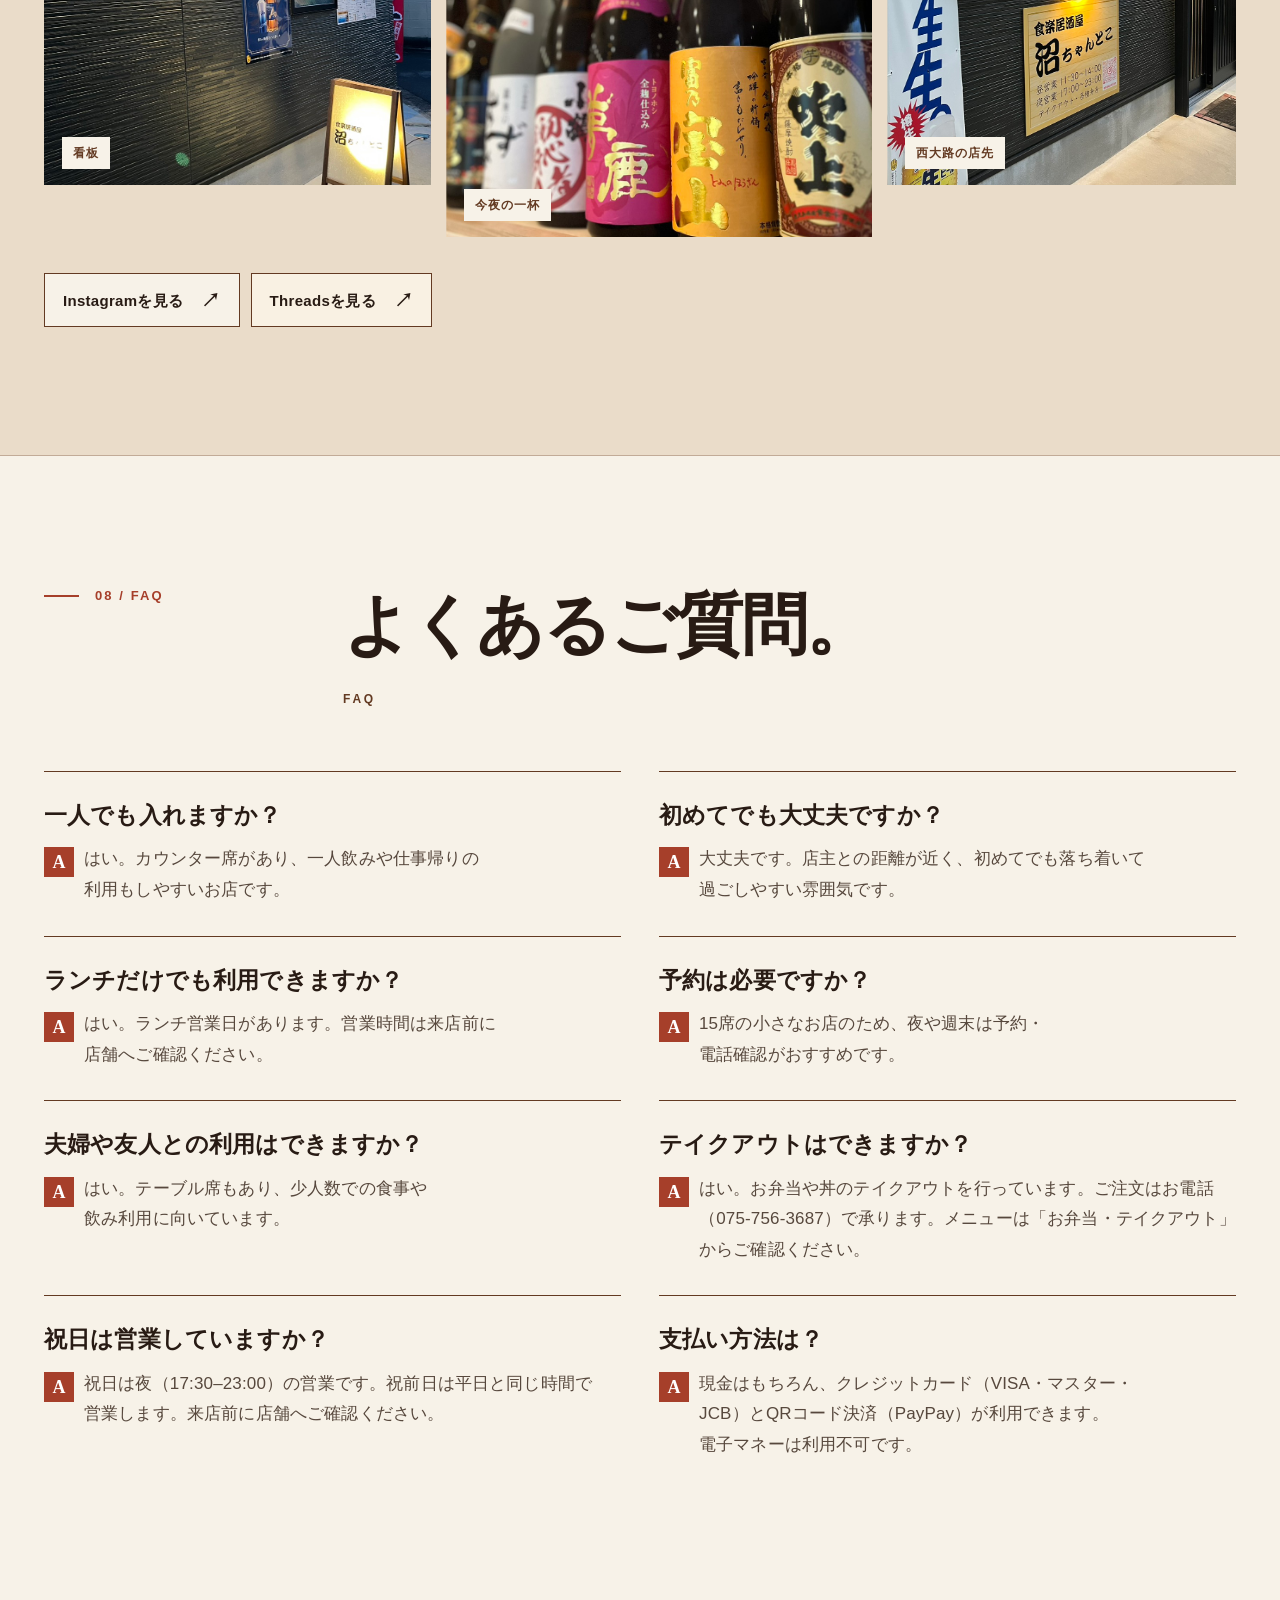
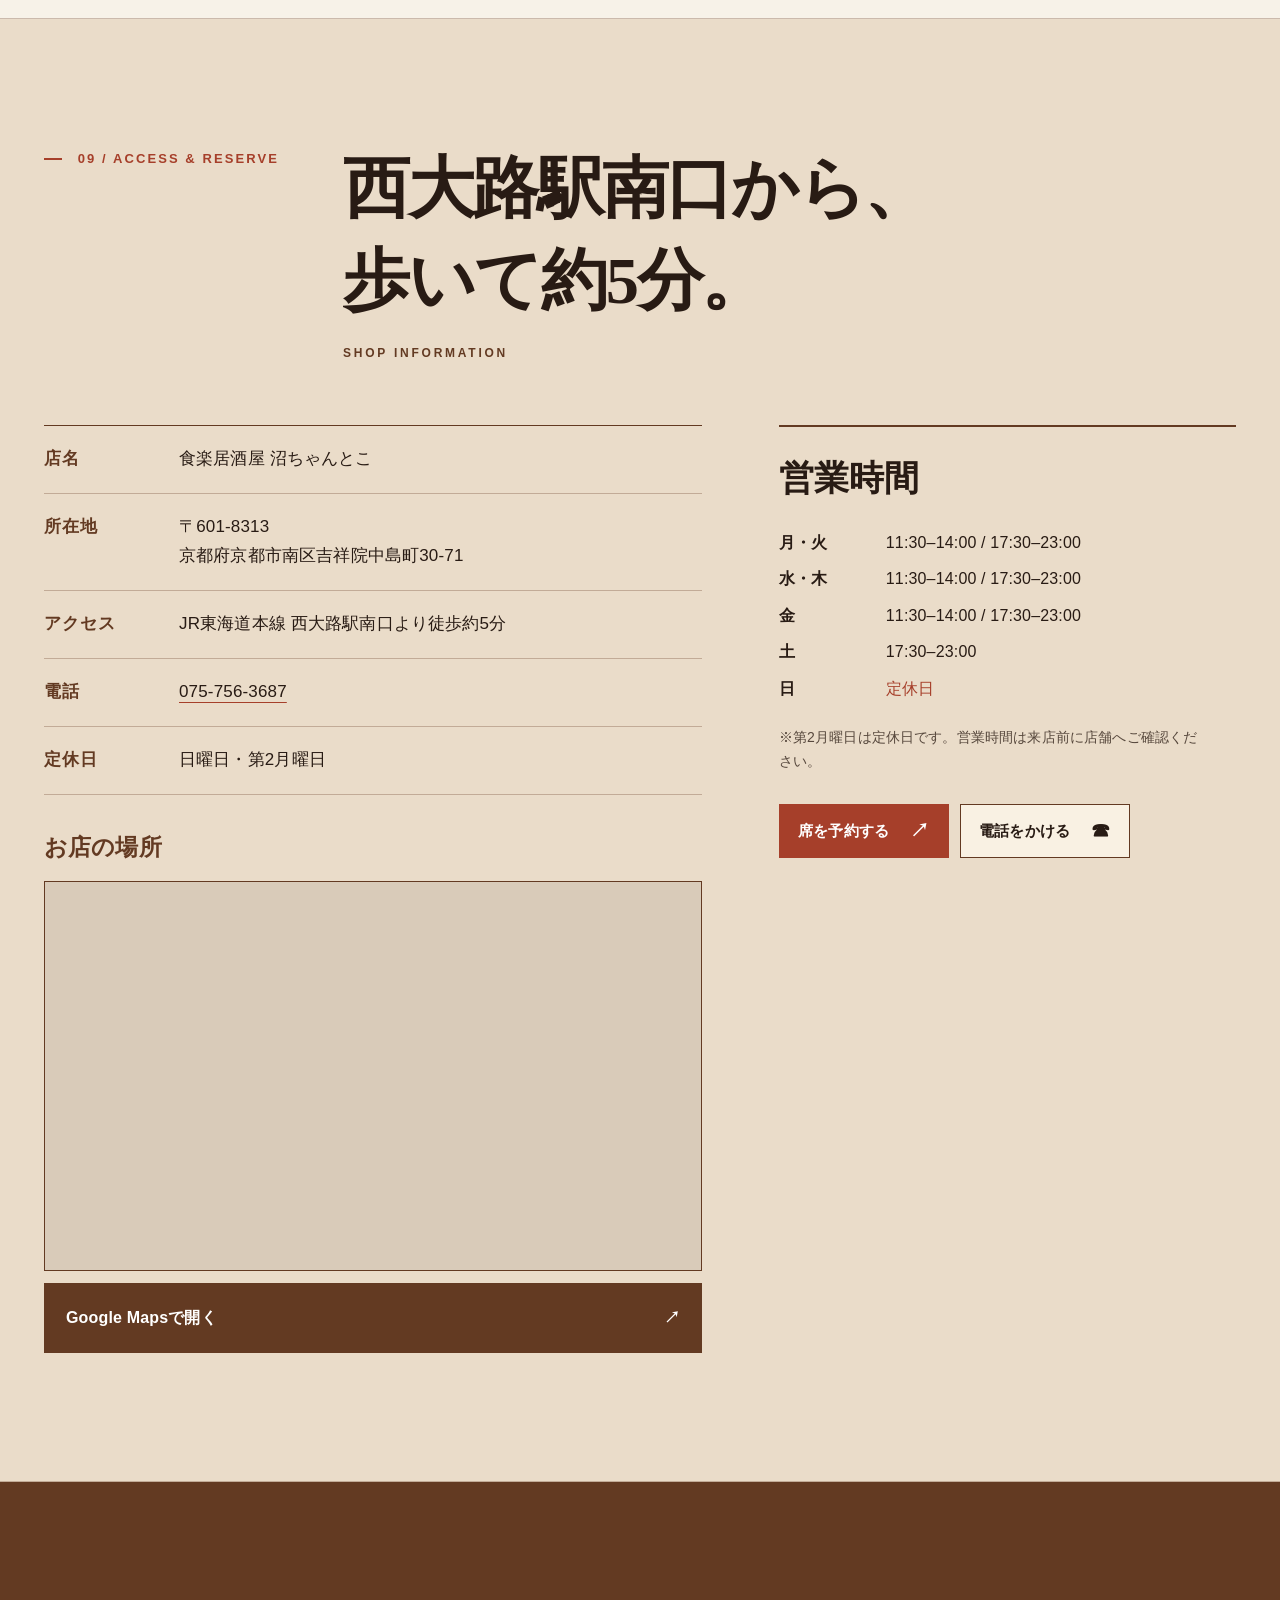
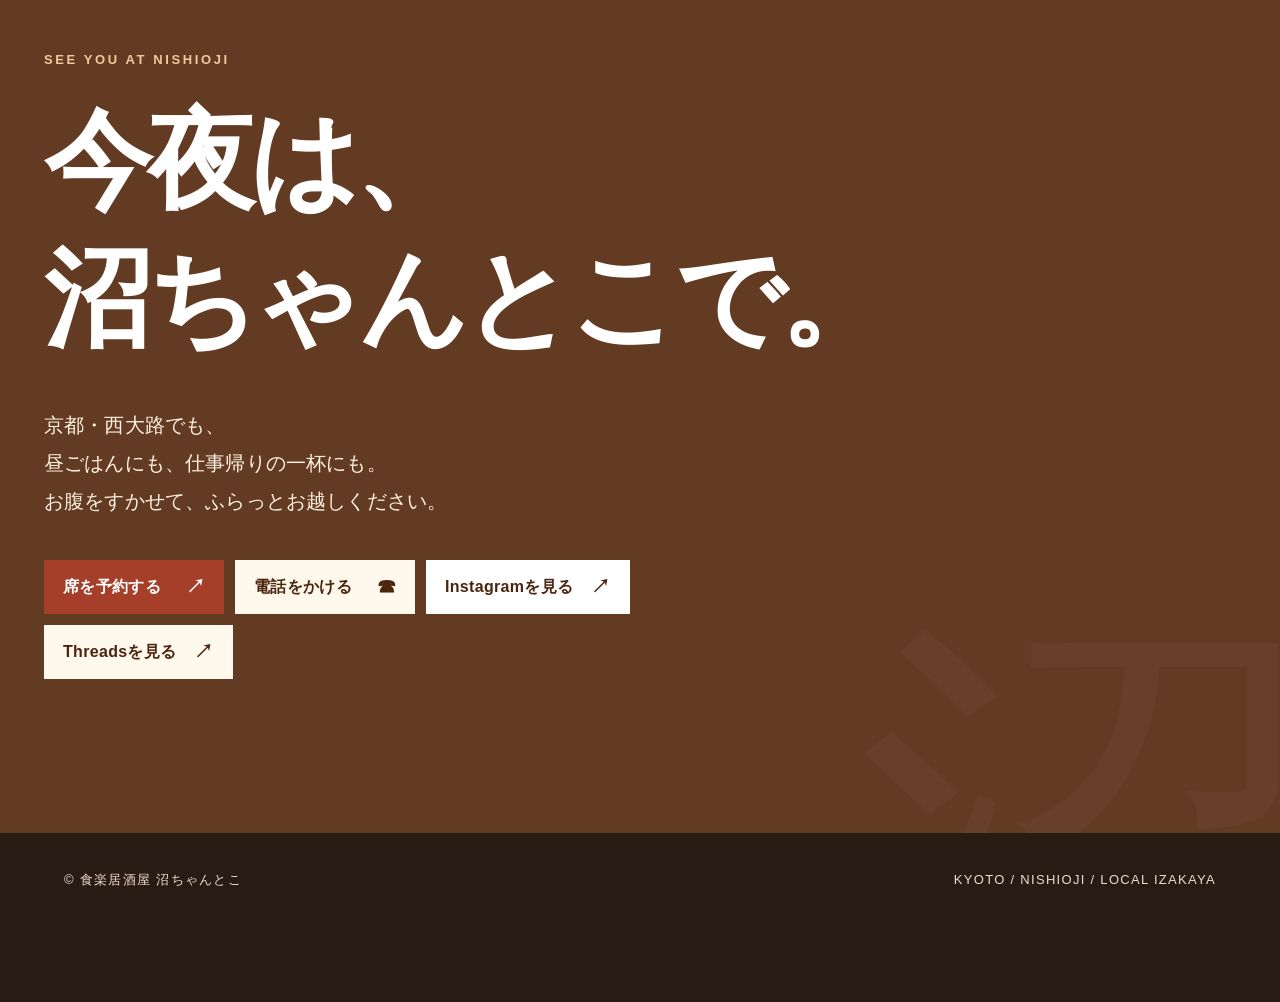
<file: lp/numachan.html>
<!doctype html>
<html lang="ja">
<head>
<meta charset="utf-8">
<meta name="viewport" content="width=device-width,initial-scale=1">
<title>食楽居酒屋 沼ちゃんとこ｜制作中LP（OOKINI.com 制作実績）</title>
<meta name="description" content="京都・西大路駅南口から徒歩約5分。15席の小さな地元密着居酒屋、食楽居酒屋 沼ちゃんとこ。ランチも夜も、ボリューム満点の料理と店主の人柄でほっと落ち着けるお店です。">
<meta name="robots" content="index,follow,max-image-preview:large,max-snippet:-1">
<meta name="theme-color" content="#a63f2a">
<link rel="canonical" href="https://numachan.pages.dev/">
<link rel="icon" href="data:image/svg+xml,%3Csvg xmlns='http://www.w3.org/2000/svg' viewBox='0 0 64 64'%3E%3Ccircle cx='32' cy='32' r='30' fill='%23f7f2e8' stroke='%23633a22' stroke-width='3'/%3E%3Ctext x='32' y='44' font-size='34' text-anchor='middle' fill='%23633a22' font-family='serif'%3E沼%3C/text%3E%3C/svg%3E">
<link rel="preload" as="image" href="assets/numachan/numachan-wall-hero.png" fetchpriority="high">
<meta property="og:site_name" content="食楽居酒屋 沼ちゃんとこ">
<meta property="og:locale" content="ja_JP">
<meta property="og:url" content="https://numachan.pages.dev/">
<meta property="og:title" content="食楽居酒屋 沼ちゃんとこ｜西大路駅近くの地元密着居酒屋">
<meta property="og:description" content="初めてなのに、なぜか落ち着く。地元に愛される、ボリューム満点の居酒屋。">
<meta property="og:type" content="website">
<meta property="og:image" content="https://numachan.pages.dev/assets/numachan-og.jpg">
<meta property="og:image:width" content="1200">
<meta property="og:image:height" content="630">
<meta property="og:image:alt" content="食楽居酒屋 沼ちゃんとこの店主が明るい店内で迎える様子">
<meta name="twitter:card" content="summary_large_image">
<meta name="twitter:title" content="食楽居酒屋 沼ちゃんとこ｜西大路駅近くの地元密着居酒屋">
<meta name="twitter:description" content="京都・西大路駅南口から徒歩約5分。15席の小さな地元密着居酒屋。">
<meta name="twitter:image" content="https://numachan.pages.dev/assets/numachan-og.jpg">
<style>
:root{
  --paper:#fff8ed;
  --cream:#f2dfc3;
  --wall:#d8c9b6;
  --ink:#1b130d;
  --brown:#71401f;
  --brown-2:#9b6232;
  --red:#ad3d27;
  --orange:#d98232;
  --gold:#c79146;
  --muted:#716357;
  --line:rgba(113,64,31,.24);
  --shadow:0 22px 70px rgba(70,39,20,.14);
  --serif:"Yu Mincho","Hiragino Mincho ProN","Noto Serif JP",serif;
  --sans:"Yu Gothic","Hiragino Kaku Gothic ProN","Noto Sans JP",sans-serif;
}
*{box-sizing:border-box}
html{scroll-behavior:smooth;overflow-x:clip}
body{margin:0;background:var(--paper);color:var(--ink);font-family:var(--sans);line-height:1.9;-webkit-font-smoothing:antialiased;overflow-x:clip}
a{color:inherit;text-decoration:none}
img{display:block;width:100%;height:100%;object-fit:cover}
.shell{width:min(1120px,calc(100% - 44px));margin-inline:auto}
.progress{position:fixed;z-index:500;top:0;left:0;height:3px;width:0;background:var(--gold)}
.header{position:fixed;z-index:400;top:0;left:0;right:0;height:86px;display:grid;grid-template-columns:330px 1fr 220px;background:rgba(255,248,237,.92);backdrop-filter:blur(14px);border-bottom:1px solid var(--line)}
.brand{display:flex;align-items:center;padding:0 30px;border-right:1px solid var(--line);font-family:var(--serif);font-weight:700;letter-spacing:.06em}
.brand > span:last-child{font-size:24px;line-height:1.24}
.mark{display:grid;place-items:center;width:46px;height:46px;margin-right:14px;border:1px solid var(--brown);border-radius:50%;color:var(--brown);font-size:25px}
.brand small{display:block;font-family:var(--sans);font-size:10.4px;color:var(--muted);letter-spacing:.18em}
.nav{display:flex;align-items:center;justify-content:center;gap:30px;font-size:14.3px;letter-spacing:.08em}
.nav a{position:relative}
.nav a:after{content:"";position:absolute;left:0;right:100%;bottom:-6px;border-bottom:1px solid var(--brown);transition:right .25s ease}
.nav a:hover:after{right:0}
.reserve{display:flex;align-items:center;justify-content:center;background:var(--brown);color:#fff;font-weight:700;font-size:15.6px;letter-spacing:.06em}
.hero{position:relative;min-height:760px;height:100svh;background:var(--wall);overflow:hidden}
.hero-bg{position:absolute;inset:0}
.hero-bg img{object-position:center;animation:breath 14s ease-in-out infinite alternate}
.hero:after{content:"";position:absolute;inset:0;background:linear-gradient(90deg,rgba(218,204,184,.94) 0%,rgba(218,204,184,.78) 31%,rgba(218,204,184,.22) 58%,rgba(46,28,17,.1) 100%)}
.hero:before{content:"";position:absolute;z-index:1;left:0;right:0;bottom:0;height:30%;background:linear-gradient(0deg,rgba(255,248,237,.95),rgba(255,248,237,0))}
@keyframes breath{to{transform:scale(1.018)}}
.hero-copy{position:relative;z-index:2;padding-top:clamp(148px,18vh,208px);max-width:620px}
.hero-copy.shell{width:min(620px,calc(100% - 44px));margin-left:max(22px,calc((100vw - 1120px)/2));margin-right:auto}
.eyebrow{font-size:10px;letter-spacing:.22em;color:var(--brown);font-weight:700;text-transform:uppercase}
.hero h1{font-family:var(--serif);font-size:clamp(42px,5vw,66px);line-height:1.36;letter-spacing:.045em;font-weight:600;margin:22px 0 24px}
.hero-lead{max-width:36em;margin:0 0 28px;color:#4f4034;font-size:14px}
.actions{display:flex;gap:10px;flex-wrap:wrap}
.btn{min-width:165px;padding:14px 20px;display:flex;justify-content:space-between;align-items:center;border:1px solid var(--brown);font-size:12px;font-weight:700;transition:.25s ease;background:rgba(255,248,237,.74)}
.btn.primary{background:var(--red);border-color:var(--red);color:#fff}
.btn.instagram{background:#fff;border-color:rgba(113,64,31,.35)}
.btn:hover{background:#fff;color:var(--brown);transform:translateY(-2px)}
.hero-card{position:absolute;z-index:2;right:32px;bottom:30px;width:min(430px,36vw);padding:18px 20px;background:rgba(255,248,237,.88);backdrop-filter:blur(8px);border:1px solid rgba(113,64,31,.28);box-shadow:var(--shadow)}
.hero-card b{font-family:var(--serif);font-size:20px}
.hero-card p{margin:6px 0 0;font-size:12px;color:var(--muted)}
.section{padding:clamp(86px,10vw,132px) 0}
.head{display:grid;grid-template-columns:160px 1fr;gap:30px;align-items:end;margin-bottom:48px}
.no{font-size:10px;letter-spacing:.2em;color:var(--brown);font-weight:700}
.title{font-family:var(--serif);font-size:clamp(35px,4.7vw,62px);line-height:1.28;font-weight:600;margin:0;letter-spacing:.045em}
.title small{display:block;margin-top:14px;font-family:var(--sans);font-size:11px;letter-spacing:.16em;color:var(--gold)}
.reason{background:var(--paper)}
.reason-grid{display:grid;grid-template-columns:repeat(3,1fr);gap:24px}
.reason-card{padding:26px 24px 24px;border-top:1px solid var(--brown);background:rgba(255,255,255,.28)}
.reason-num{font-family:var(--serif);font-size:42px;color:var(--gold);line-height:1}
.reason-card h3{font-family:var(--serif);font-size:23px;margin:14px 0 12px}
.reason-card p{font-size:13px;color:var(--muted);margin:0}
.story{background:var(--cream)}
.story-grid{display:grid;grid-template-columns:.9fr 1.1fr;gap:clamp(40px,8vw,100px);align-items:center}
.portrait{height:620px;position:relative;box-shadow:var(--shadow)}
.portrait img{object-position:center 27%;filter:saturate(.96) contrast(1.02)}
.portrait:after{content:"NUMA-CHAN";position:absolute;right:-18px;top:20px;color:#fff;font-size:10px;letter-spacing:.22em}
.story h2{font-family:var(--serif);font-size:clamp(30px,4vw,50px);line-height:1.5;margin:18px 0 28px;font-weight:600}
.story p{font-size:14px;color:var(--muted);margin:0 0 18px}
.quote{margin-top:34px;padding:24px 0;border-top:1px solid var(--brown);border-bottom:1px solid var(--brown);font-family:var(--serif);font-size:20px;line-height:1.8;color:var(--brown)}
.menu{background:#2a1a10;color:#fff}
.menu .no{color:#d9b276}
.menu .title small{color:#d9b276}
.menu-grid{display:grid;grid-template-columns:1.08fr .92fr;gap:24px}
.food-main{min-height:540px;position:relative;overflow:hidden;box-shadow:var(--shadow)}
.food-main:after{content:"お腹いっぱい食べて、気持ちよく飲める。";position:absolute;left:24px;bottom:24px;padding:12px 16px;background:rgba(42,26,16,.84);font-family:var(--serif);font-size:20px}
.food-list{display:grid;grid-template-columns:1fr 1fr;gap:24px}
.food-card{background:#fff8ed;color:var(--ink);min-height:258px;overflow:hidden}
.food-card figure{height:188px;margin:0}
.food-card div{padding:16px 18px}
.food-card b{font-family:var(--serif);font-size:18px}
.food-card p{margin:6px 0 0;font-size:12px;color:var(--muted)}
.lunch{background:var(--paper)}
.use-grid{display:grid;grid-template-columns:1fr 1fr;gap:26px}
.use-card{position:relative;min-height:520px;overflow:hidden;background:#ddd;box-shadow:var(--shadow)}
.use-card img{position:absolute;inset:0}
.use-card:after{content:"";position:absolute;inset:0;background:linear-gradient(0deg,rgba(30,18,10,.78),rgba(30,18,10,.16))}
.use-copy{position:absolute;z-index:2;left:28px;right:28px;bottom:28px;color:#fff}
.use-copy span{font-size:12px;letter-spacing:.2em;color:#f4d29a}
.use-copy h3{font-family:var(--serif);font-size:clamp(27px,2.25vw,36px);line-height:1.32;margin:10px 0 12px;white-space:nowrap}
.use-copy p{font-size:15.6px;margin:0 0 18px;color:#fff7ea;white-space:nowrap}
.use-copy .btn{color:#4b260f;background:rgba(255,248,237,.94);border-color:rgba(255,248,237,.9);font-size:14.4px}
.use-copy .btn span{color:inherit;font-size:inherit;letter-spacing:normal}
.space{background:#efe1cb}
.space-grid{display:grid;grid-template-columns:1.2fr .8fr;gap:26px}
.space-main{height:520px;box-shadow:var(--shadow)}
.space-copy{display:grid;gap:22px}
.space-copy figure{height:250px;margin:0;box-shadow:var(--shadow)}
.space-text{padding:22px 0 0;border-top:1px solid var(--brown)}
.space-text h3{font-family:var(--serif);font-size:25px;margin:0 0 12px}
.space-text p{font-size:13px;color:var(--muted);margin:0}
.voice{background:var(--paper)}
.voice-grid{display:grid;grid-template-columns:repeat(3,1fr);gap:18px}
.voice-card{padding:26px 24px;background:#fff;border:1px solid var(--line);box-shadow:0 14px 45px rgba(70,39,20,.08)}
.voice-card b{font-family:var(--serif);font-size:19px}
.voice-card p{font-size:13px;color:var(--muted);margin:12px 0 0}
.insta{background:var(--cream)}
.photo-strip{display:grid;grid-template-columns:1.15fr .85fr 1fr;gap:18px;align-items:stretch}
.photo-strip figure{height:330px;margin:0;overflow:hidden;box-shadow:var(--shadow)}
.photo-strip figure:nth-child(2){height:420px;margin-top:-45px}
.faq{background:var(--paper)}
.faq-grid{display:grid;grid-template-columns:1fr 1fr;gap:18px}
.faq-item{border-top:1px solid var(--brown);padding:26px 0}
.faq-item h3{margin:0 0 12px;font-size:19.2px}
.faq-item p{margin:0;font-size:15.6px;color:#4f4034;font-weight:600;display:flex;gap:10px;align-items:flex-start}
.faq-item p:before{content:"A";display:inline-grid;place-items:center;flex:0 0 28px;width:28px;height:28px;border-radius:50%;background:var(--brown);color:#fff;font-family:var(--serif);font-size:17px;line-height:1}
.access{background:var(--cream)}
.access-grid{display:grid;grid-template-columns:1fr 1fr;gap:60px}
.info{border-top:1px solid var(--brown)}
.row{display:grid;grid-template-columns:130px 1fr;gap:18px;padding:20px 0;border-bottom:1px solid var(--line);font-size:15.6px}
.row b{font-size:14.5px;letter-spacing:.1em;color:var(--brown)}
.map{margin-top:28px;display:flex;justify-content:space-between;padding:19px 22px;background:var(--brown);color:#fff;font-size:14.4px}
.hours{border-top:1px solid var(--brown);padding-top:20px}
.hours h3{font-family:var(--serif);font-size:30px;margin:0 0 18px}
.hours-grid{display:grid;grid-template-columns:108px 1fr;gap:10px 20px;font-size:15.6px}
.closed{color:var(--red)}
.final{position:relative;overflow:hidden;background:var(--brown);color:#fff;padding:clamp(82px,10vw,128px) 0;text-align:center}
.final:before{content:"沼";position:absolute;right:-.08em;bottom:-.48em;font-family:var(--serif);font-size:clamp(260px,36vw,530px);line-height:1;color:rgba(255,255,255,.06)}
.final-inner{position:relative;z-index:2}
.final h2{font-family:var(--serif);font-size:clamp(30px,4.4vw,56px);line-height:1.55;margin:20px 0 34px}
.final p:not(.eyebrow){font-size:18px;line-height:2.05}
.final .btn{font-size:15.6px;background:#fff8ed;color:#4b260f;border-color:#fff8ed}
.final .btn.primary{background:var(--red);border-color:var(--red);color:#fff}
.final .btn.instagram{background:#fff;color:#4b260f;border-color:#fff}
.final .btn span{color:inherit}
.sticky-cta{display:none}
footer{padding:28px 30px 90px;background:#1d120c;color:#b29980;display:flex;justify-content:space-between;gap:20px;font-size:10px;letter-spacing:.1em}
.reveal{opacity:0;transform:translateY(30px);transition:opacity .7s ease,transform .85s cubic-bezier(.2,.7,.2,1)}
.reveal.in{opacity:1;transform:none}
@media(max-width:880px){
  .header{height:66px;grid-template-columns:1fr 150px}.brand{border:0;padding:0 16px}.brand small,.nav{display:none}.brand > span:last-child{font-size:19px}.mark{width:40px;height:40px;font-size:22px}.reserve{font-size:12px}
  .hero{min-height:720px;height:92svh}.hero-bg img{object-position:62% center}.hero:after{background:linear-gradient(90deg,rgba(218,204,184,.92),rgba(218,204,184,.72) 50%,rgba(218,204,184,.12))}
  .hero-card{display:none}.hero-copy{padding-top:132px;max-width:520px}.hero-copy.shell{width:min(520px,calc(100% - 28px));margin-left:14px}.head{grid-template-columns:1fr;gap:8px}
  .reason-grid,.story-grid,.menu-grid,.use-grid,.space-grid,.access-grid,.faq-grid{grid-template-columns:1fr}.portrait{height:560px}.food-list{grid-template-columns:1fr 1fr}.voice-grid{grid-template-columns:1fr}.photo-strip{grid-template-columns:1fr}.photo-strip figure,.photo-strip figure:nth-child(2){height:340px;margin-top:0}
  .sticky-cta{position:fixed;z-index:450;left:10px;right:10px;bottom:10px;display:grid;grid-template-columns:1fr 1fr 1fr;gap:8px;padding:8px;background:rgba(255,248,237,.92);backdrop-filter:blur(12px);border:1px solid var(--line);box-shadow:0 14px 45px rgba(0,0,0,.16)}
  .sticky-cta a{display:grid;place-items:center;min-height:46px;background:var(--brown);color:#fff;font-size:12px;font-weight:700}.sticky-cta a:nth-child(2){background:var(--red)}.sticky-cta a:nth-child(3){background:#fff;color:var(--brown);border:1px solid var(--line)}
}
@media(max-width:560px){
  .shell{width:calc(100% - 28px)}.hero h1{font-size:37px}.hero-lead{font-size:12px;max-width:24em}.actions{display:grid;grid-template-columns:1fr 1fr}.hero .actions{grid-template-columns:1fr}.btn{min-width:0;padding:13px 14px}
  .portrait{height:470px}.food-main{min-height:390px}.food-list{grid-template-columns:1fr}.use-card{min-height:430px}.use-copy h3,.use-copy p{white-space:normal}.use-copy h3{font-size:30px}.use-copy p{font-size:14.5px}.space-main{height:360px}.row{grid-template-columns:100px 1fr}.final .actions{grid-template-columns:1fr}footer{flex-direction:column}
}
@media(prefers-reduced-motion:reduce){
  *{animation:none!important;transition-duration:.01ms!important;scroll-behavior:auto!important}.reveal{opacity:1;transform:none}
}
</style>
<link rel="stylesheet" href="numachan-editorial.css">
<link rel="stylesheet" href="numachan-awwwards.css">
<script>
if('IntersectionObserver' in window)document.documentElement.classList.add('motion-ready');
(function(){
  var r=document.documentElement,seen=0,skip;
  r.classList.add('aw');
  try{seen=sessionStorage.getItem('numaIntro')}catch(e){}
  skip=!!seen||/[?&]nointro/.test(location.search)||matchMedia('(prefers-reduced-motion: reduce)').matches;
  if(/[?&]intro/.test(location.search)&&!/nointro/.test(location.search))skip=false;
  if(skip)r.classList.add('no-intro');else try{sessionStorage.setItem('numaIntro','1')}catch(e){}
  setTimeout(function(){r.classList.add('hero-go')},skip?80:1250);
})();
</script>
</head>
<body>
<div class="intro" aria-hidden="true"><div class="intro-panel a"></div><div class="intro-panel b"><div class="intro-mark"><svg viewBox="0 0 96 96"><circle cx="48" cy="48" r="48"/></svg><b>沼</b></div><div class="intro-name">沼ちゃんとこ</div></div></div>
<div class="progress" aria-hidden="true"></div>
<header class="header">
  <a class="brand" href="#top"><span class="mark">沼</span><span><small>SHOKURAKU IZAKAYA</small>沼ちゃんとこ</span></a>
  <nav class="nav" aria-label="メインナビゲーション">
    <a href="#reason">選ばれる理由</a><a href="#story">店主</a><a href="#menu">料理</a><a href="#lunch">ランチ</a><a href="#access">アクセス</a>
  </nav>
  <a class="reserve" href="https://numachantoko.owst.jp/" target="_blank" rel="noopener" data-track="header_reserve_click">席を予約する ↗</a>
</header>
<main id="top">
  <section class="hero">
    <figure class="hero-bg"><img src="assets/numachan/numachan-wall-hero.png" width="1672" height="941" fetchpriority="high" decoding="async" alt="食楽居酒屋 沼ちゃんとこの店主が明るい店内で迎える様子"></figure>
    <div class="hero-copy shell">
      <p class="eyebrow reveal">京都・西大路の、いつもの一軒。</p>
      <h1 class="reveal">初めてなのに、<br><em>なぜか落ち着く。</em></h1>
      <p class="hero-lead reveal">鉄板の前に、沼ちゃんがいる。<br>昼はしっかり、夜は気楽に。<br>西大路駅南口から歩いて約5分の居酒屋です。</p>
      <div class="actions reveal">
        <a class="btn primary" href="https://numachantoko.owst.jp/" target="_blank" rel="noopener" data-track="fv_reserve_click"><span>席を予約する</span><span>↗</span></a>
        <a class="btn" href="tel:0757563687" data-track="fv_tel_click"><span>電話をかける</span><span>☎</span></a>
        <a class="btn instagram" href="https://www.instagram.com/numachantoko?igsh=MWIwaWh0OWszMWc4ZA==" target="_blank" rel="noopener" data-track="fv_instagram_click"><span>Instagramを見る</span><span>↗</span></a>
      </div>
    </div>
    <aside class="hero-card reveal">
      <b>裏西大路にある、隠れ家的な地元酒場。</b>
      <p>店主との距離が近く、どなたが来店されてもウエルカムな雰囲気があるお店です。</p>
    </aside>
    <a class="scroll-cue" href="#reason" aria-label="選ばれる理由へ進む"><span>SCROLL TO EXPLORE</span><span class="scroll-cue-line"></span></a>
  </section>

  <div class="intro-band" aria-hidden="true"><span>また、ふらっと。</span><span>KYOTO · NISHIOJI</span><span>また、ふらっと。</span></div>

  <section class="section reason" id="reason" data-section="reason">
    <div class="shell">
      <div class="head">
        <span class="no reveal">01 / WHY CHOOSE US</span>
        <h2 class="title reveal">この店が選ばれる、<br>3つの理由。<small>PERSON / VOLUME / LOCAL</small></h2>
      </div>
      <div class="reason-grid">
        <article class="reason-card reveal"><span class="reason-num">01</span><h3>沼ちゃんが迎えます。</h3><p>初めての一杯も、いつもの一杯も。気取らず過ごせる距離感が、この店らしさです。</p></article>
        <article class="reason-card reveal"><span class="reason-num">02</span><h3>料理は、しっかり。</h3><p>鉄板料理に、刺身に、昼の定食。お腹をすかせて来てほしい一軒です。</p></article>
        <article class="reason-card reveal"><span class="reason-num">03</span><h3>昼にも、夜にも。</h3><p>仕事の合間のランチから、帰り道の一杯まで。西大路の日常に寄り添います。</p></article>
      </div>
    </div>
  </section>

  <section class="section story" id="story" data-section="owner">
    <div class="shell story-grid">
      <figure class="portrait reveal"><img src="assets/numachan/numachan-portrait.jpg" loading="lazy" decoding="async" alt="食楽居酒屋 沼ちゃんとこの店主 沼ちゃん"></figure>
      <div class="story-copy reveal">
        <p class="eyebrow">OWNER / NUMA-CHAN</p>
        <h2>料理の向こうに、<br>店主の顔が見える店。</h2>
        <p>店の名前を見れば、店主の顔が浮かぶ。そんな小さな居酒屋です。鉄板の前に立つ沼ちゃんのすぐそばで、できたての一皿と一杯をどうぞ。</p>
        <p>一人でふらっと、友人とゆっくり。初めての日にも肩の力を抜いて過ごせる、裏西大路の地元酒場です。</p>
        <div class="quote">「初めてでも、気づけば会話が生まれる。」<br>そんな空気感が味わえるお店です。</div>
      </div>
    </div>
  </section>

  <section class="section menu" id="menu" data-section="menu">
    <div class="shell">
      <div class="head">
        <span class="no reveal">03 / FOOD</span>
        <h2 class="title reveal">ボリューム満点。<br>ちゃんと腹に残る料理。<small>POPULAR MENU</small></h2>
      </div>
      <div class="menu-grid">
        <figure class="food-main reveal"><img src="assets/numachan/tonpei-yaki.jpg" loading="lazy" decoding="async" alt="ボリュームのあるとん平焼き"></figure>
        <div class="food-list reveal">
          <article class="food-card"><figure><img src="assets/numachan/sashimi.jpg" alt="刺身盛り合わせ" loading="lazy"></figure><div><b>刺身盛り合わせ</b><p>一杯目と一緒に、まずはここから。</p></div></article>
          <article class="food-card"><figure><img src="assets/numachan/awaji-onion.png" alt="淡路島玉ねぎステーキ" loading="lazy"></figure><div><b>淡路島玉ねぎ</b><p>鉄板で焼いて、甘みを引き出す一皿。</p></div></article>
          <article class="food-card"><figure><img src="assets/numachan/numachan-steak.png" loading="lazy" decoding="async" alt="肉料理"></figure><div><b>肉料理</b><p>仕事帰りの一杯にも、しっかり食べたい夜にも。</p></div></article>
          <article class="food-card"><figure><img src="assets/numachan/sake-shelf.jpg" alt="店内のお酒" loading="lazy"></figure><div><b>お酒いろいろ</b><p>料理をつまみながら、気楽にもう一杯。</p></div></article>
        </div>
      </div>
      <div class="actions menu-links reveal">
        <a class="btn primary" href="https://numachantoko.owst.jp/foods" target="_blank" rel="noopener" data-track="menu_foods_click"><span>料理メニューを見る</span><span>↗</span></a>
        <a class="btn" href="https://numachantoko.owst.jp/drinks" target="_blank" rel="noopener" data-track="menu_drinks_click"><span>ドリンクメニューを見る</span><span>↗</span></a>
        <a class="btn" href="https://numachantoko.owst.jp/takeouts" target="_blank" rel="noopener" data-track="menu_takeout_click"><span>お弁当・テイクアウト</span><span>↗</span></a>
      </div>
      <p class="menu-note reveal">お弁当のご注文は、お電話で承ります。<a href="tel:0757563687" data-track="menu_takeout_tel_click">075-756-3687</a></p>
    </div>
  </section>

  <section class="section lunch" id="lunch" data-section="lunch_night">
    <div class="shell">
      <div class="head">
        <span class="no reveal">04 / LUNCH & NIGHT</span>
        <h2 class="title reveal">昼はしっかり、<br>夜はゆっくり。<small>TWO USE SCENES</small></h2>
      </div>
      <div class="use-grid">
        <article class="use-card reveal">
          <img src="assets/numachan/chicken-nanban.jpg" loading="lazy" decoding="async" alt="チキン南蛮定食">
          <div class="use-copy"><span>LUNCH</span><h3>地元で働く人にうれしい、満足ランチ。</h3><p>仕事の合間に使いやすく、しっかり食べられる昼の一軒です。</p><a class="btn" href="https://numachantoko.owst.jp/lunches" target="_blank" rel="noopener" data-track="lunch_menu_click"><span>ランチメニューを見る</span><span>↗</span></a></div>
        </article>
        <article class="use-card reveal">
          <img src="assets/numachan/sake-shelf.jpg" loading="lazy" decoding="async" alt="夜に飲みたくなる酒棚">
          <div class="use-copy"><span>NIGHT</span><h3>仕事帰りに、気を張らずに寄れる場所。</h3><p>一人飲み、夫婦、友人まで、ちょうどいい距離感で楽しめます。</p><a class="btn" href="tel:0757563687" data-track="night_tel_click"><span>電話で確認する</span><span>☎</span></a></div>
        </article>
      </div>
    </div>
  </section>

  <section class="section space" id="space" data-section="seats">
    <div class="shell">
      <div class="head">
        <span class="no reveal">05 / SEATS</span>
        <h2 class="title reveal">15席の、<br>ちょうどいい近さ。<small>COUNTER & TABLE</small></h2>
      </div>
      <div class="space-grid">
        <figure class="space-main reveal"><img src="assets/numachan/interior-counter.png" loading="lazy" decoding="async" alt="沼ちゃんとこの店内カウンター"></figure>
        <div class="space-copy reveal">
          <figure><img src="assets/numachan/interior-tables.png" loading="lazy" decoding="async" alt="テーブル席"></figure>
          <div class="space-text">
            <h3>初めてでも、距離が近い。</h3>
            <p>カウンターで一人の時間を。テーブルで気の合う人との食事を。初めてでも、いつものように過ごせる小さなお店です。</p>
          </div>
        </div>
      </div>
    </div>
  </section>

  <section class="section voice" id="voice" data-section="voice">
    <div class="shell">
      <div class="head">
        <span class="no reveal">06 / VOICE</span>
        <h2 class="title reveal">今日は、<br>どんなふうに過ごす？<small>HOW TO ENJOY</small></h2>
      </div>
      <div class="voice-grid reveal">
        <article class="voice-card"><b>一人で、気楽に。</b><p>カウンターで料理を待ちながら、今日の一杯をゆっくり。</p></article>
        <article class="voice-card"><b>昼は、しっかり。</b><p>仕事の合間にお腹を満たして、午後に戻る。</p></article>
        <article class="voice-card"><b>夜は、もう一軒。</b><p>友人や家族と料理を囲んで、気づけば話が弾む。</p></article>
      </div>
    </div>
  </section>

  <section class="section insta" id="instagram" data-section="instagram">
    <div class="shell">
      <div class="head">
        <span class="no reveal">07 / INSTAGRAM</span>
        <h2 class="title reveal">あの看板が、<br>今夜の目印。<small>SHOP MOOD</small></h2>
      </div>
      <div class="photo-strip reveal">
        <figure><img src="assets/numachan/exterior-sign.jpg" loading="lazy" decoding="async" alt="夜の看板"></figure>
        <figure><img src="assets/numachan/sake-shelf.jpg" loading="lazy" decoding="async" alt="店内のお酒"></figure>
        <figure><img src="assets/numachan/exterior-front.jpg" loading="lazy" decoding="async" alt="外観"></figure>
      </div>
      <div class="actions reveal" style="margin-top:30px">
        <a class="btn instagram" href="https://www.instagram.com/numachantoko?igsh=MWIwaWh0OWszMWc4ZA==" target="_blank" rel="noopener" data-track="instagram_section_click"><span>Instagramを見る</span><span>↗</span></a>
        <a class="btn" href="https://www.threads.com/@numachantoko?igshid=NTc4MTIwNjQ2YQ==" target="_blank" rel="noopener" data-track="threads_section_click"><span>Threadsを見る</span><span>↗</span></a>
      </div>
    </div>
  </section>

  <section class="section faq" id="faq" data-section="faq">
    <div class="shell">
      <div class="head">
        <span class="no reveal">08 / FAQ</span>
        <h2 class="title reveal">よくあるご質問。<small>FAQ</small></h2>
      </div>
      <div class="faq-grid reveal">
        <div class="faq-item"><h3>一人でも入れますか？</h3><p>はい。カウンター席があり、一人飲みや仕事帰りの利用もしやすいお店です。</p></div>
        <div class="faq-item"><h3>初めてでも大丈夫ですか？</h3><p>大丈夫です。店主との距離が近く、初めてでも落ち着いて過ごしやすい雰囲気です。</p></div>
        <div class="faq-item"><h3>ランチだけでも利用できますか？</h3><p>はい。ランチ営業日があります。営業時間は来店前に店舗へご確認ください。</p></div>
        <div class="faq-item"><h3>予約は必要ですか？</h3><p>15席の小さなお店のため、夜や週末は予約・電話確認がおすすめです。</p></div>
        <div class="faq-item"><h3>夫婦や友人との利用はできますか？</h3><p>はい。テーブル席もあり、少人数での食事や飲み利用に向いています。</p></div>
        <div class="faq-item"><h3>テイクアウトはできますか？</h3><p>はい。お弁当や丼のテイクアウトを行っています。ご注文はお電話（075-756-3687）で承ります。メニューは「お弁当・テイクアウト」からご確認ください。</p></div>
        <div class="faq-item"><h3>祝日は営業していますか？</h3><p>祝日は夜（17:30–23:00）の営業です。祝前日は平日と同じ時間で営業します。来店前に店舗へご確認ください。</p></div>
        <div class="faq-item"><h3>支払い方法は？</h3><p>現金はもちろん、クレジットカード（VISA・マスター・JCB）とQRコード決済（PayPay）が利用できます。電子マネーは利用不可です。</p></div>
      </div>
    </div>
  </section>

  <section class="section access" id="access" data-section="access">
    <div class="shell">
      <div class="head">
        <span class="no reveal">09 / ACCESS & RESERVE</span>
        <h2 class="title reveal">西大路駅南口から、<br>歩いて約5分。<small>SHOP INFORMATION</small></h2>
      </div>
      <div class="access-grid">
        <div class="info reveal">
          <div class="row"><b>店名</b><span>食楽居酒屋 沼ちゃんとこ</span></div>
          <div class="row"><b>所在地</b><span>〒601-8313<br>京都府京都市南区吉祥院中島町30-71</span></div>
          <div class="row"><b>アクセス</b><span>JR東海道本線 西大路駅南口より徒歩約5分</span></div>
          <div class="row"><b>電話</b><span><a href="tel:0757563687" data-track="access_tel_click">075-756-3687</a></span></div>
          <div class="row"><b>定休日</b><span>日曜日・第2月曜日</span></div>
          <div class="map-panel">
            <p class="map-label">お店の場所</p>
            <iframe title="食楽居酒屋 沼ちゃんとこのGoogleマップ" src="https://www.google.com/maps/embed?pb=!1m18!1m12!1m3!1d3269.0873343088456!2d135.7308386!3d34.979477100000004!2m3!1f0!2f0!3f0!3m2!1i1024!2i768!4f13.1!3m3!1m2!1s0x6001070079899ed1%3A0x2757fe0bad6d4879!2z5rK844Gh44KD44KT44Go44GT!5e0!3m2!1sja!2sjp!4v1790879450105!5m2!1sja!2sjp" width="600" height="450" loading="lazy" referrerpolicy="strict-origin-when-cross-origin" allowfullscreen></iframe>
          </div>
          <a class="map" href="https://www.google.com/maps/search/?api=1&query=%E4%BA%AC%E9%83%BD%E5%BA%9C%E4%BA%AC%E9%83%BD%E5%B8%82%E5%8D%97%E5%8C%BA%E5%90%89%E7%A5%A5%E9%99%A2%E4%B8%AD%E5%B3%B6%E7%94%BA30-71" target="_blank" rel="noopener" data-track="access_map_click"><span>Google Mapsで開く</span><span>↗</span></a>
        </div>
        <div class="hours reveal">
          <h3>営業時間</h3>
          <div class="hours-grid">
            <b>月・火</b><span>11:30–14:00 / 17:30–23:00</span>
            <b>水・木</b><span>11:30–14:00 / 17:30–23:00</span>
            <b>金</b><span>11:30–14:00 / 17:30–23:00</span>
            <b>土</b><span>17:30–23:00</span>
            <b>日</b><span class="closed">定休日</span>
          </div>
          <p style="font-size:11px;color:var(--muted);margin-top:24px">※第2月曜日は定休日です。営業時間は来店前に店舗へご確認ください。</p>
          <div class="actions" style="margin-top:26px">
            <a class="btn primary" href="https://numachantoko.owst.jp/" target="_blank" rel="noopener" data-track="access_reserve_click"><span>席を予約する</span><span>↗</span></a>
            <a class="btn" href="tel:0757563687" data-track="access_phone_click"><span>電話をかける</span><span>☎</span></a>
          </div>
        </div>
      </div>
    </div>
  </section>

  <section class="final" data-section="final_cta">
    <div class="final-inner shell reveal">
      <p class="eyebrow">SEE YOU AT NISHIOJI</p>
      <h2>今夜は、<br>沼ちゃんとこで。</h2>
      <p style="margin:0 auto 30px;max-width:44em;color:#ead8c7">京都・西大路でも、<br>昼ごはんにも、仕事帰りの一杯にも。<br>お腹をすかせて、ふらっとお越しください。</p>
      <div class="actions" style="justify-content:center">
        <a class="btn primary" href="https://numachantoko.owst.jp/" target="_blank" rel="noopener" data-track="final_reserve_click"><span>席を予約する</span><span>↗</span></a>
        <a class="btn" href="tel:0757563687" data-track="final_tel_click"><span>電話をかける</span><span>☎</span></a>
        <a class="btn instagram" href="https://www.instagram.com/numachantoko?igsh=MWIwaWh0OWszMWc4ZA==" target="_blank" rel="noopener" data-track="final_instagram_click"><span>Instagramを見る</span><span>↗</span></a>
        <a class="btn" href="https://www.threads.com/@numachantoko?igshid=NTc4MTIwNjQ2YQ==" target="_blank" rel="noopener" data-track="final_threads_click"><span>Threadsを見る</span><span>↗</span></a>
      </div>
    </div>
  </section>
</main>
<div class="sticky-cta" aria-label="スマホ固定CTA">
  <a href="tel:0757563687" data-track="sticky_tel_click">電話</a>
  <a href="https://numachantoko.owst.jp/" target="_blank" rel="noopener" data-track="sticky_reserve_click">予約</a>
  <a href="https://www.instagram.com/numachantoko?igsh=MWIwaWh0OWszMWc4ZA==" target="_blank" rel="noopener" data-track="sticky_instagram_click">Instagram</a>
</div>
<footer><span>© 食楽居酒屋 沼ちゃんとこ</span><span>KYOTO / NISHIOJI / LOCAL IZAKAYA</span></footer>
<script>
const progress=document.querySelector('.progress');
let ticking=false;
function updateProgress(){
  const max=document.documentElement.scrollHeight-innerHeight;
  progress.style.width=(max?scrollY/max*100:0)+'%';
  ticking=false;
}
addEventListener('scroll',()=>{if(!ticking){requestAnimationFrame(updateProgress);ticking=true;}},{passive:true});
updateProgress();
if('IntersectionObserver' in window){
  const io=new IntersectionObserver(entries=>entries.forEach(entry=>{if(entry.isIntersecting){entry.target.classList.add('in');io.unobserve(entry.target);}}),{threshold:.12});
  document.querySelectorAll('.reveal').forEach(el=>io.observe(el));
}
const reduce=matchMedia('(prefers-reduced-motion: reduce)').matches;
document.querySelectorAll('a[href^="#"]').forEach(anchor=>anchor.addEventListener('click',event=>{
  const target=document.querySelector(anchor.getAttribute('href'));
  if(target){event.preventDefault();target.scrollIntoView({behavior:reduce?'auto':'smooth'});}
}));
</script>
<script src="numachan-awwwards.js"></script>
</body>
</html>
</file>
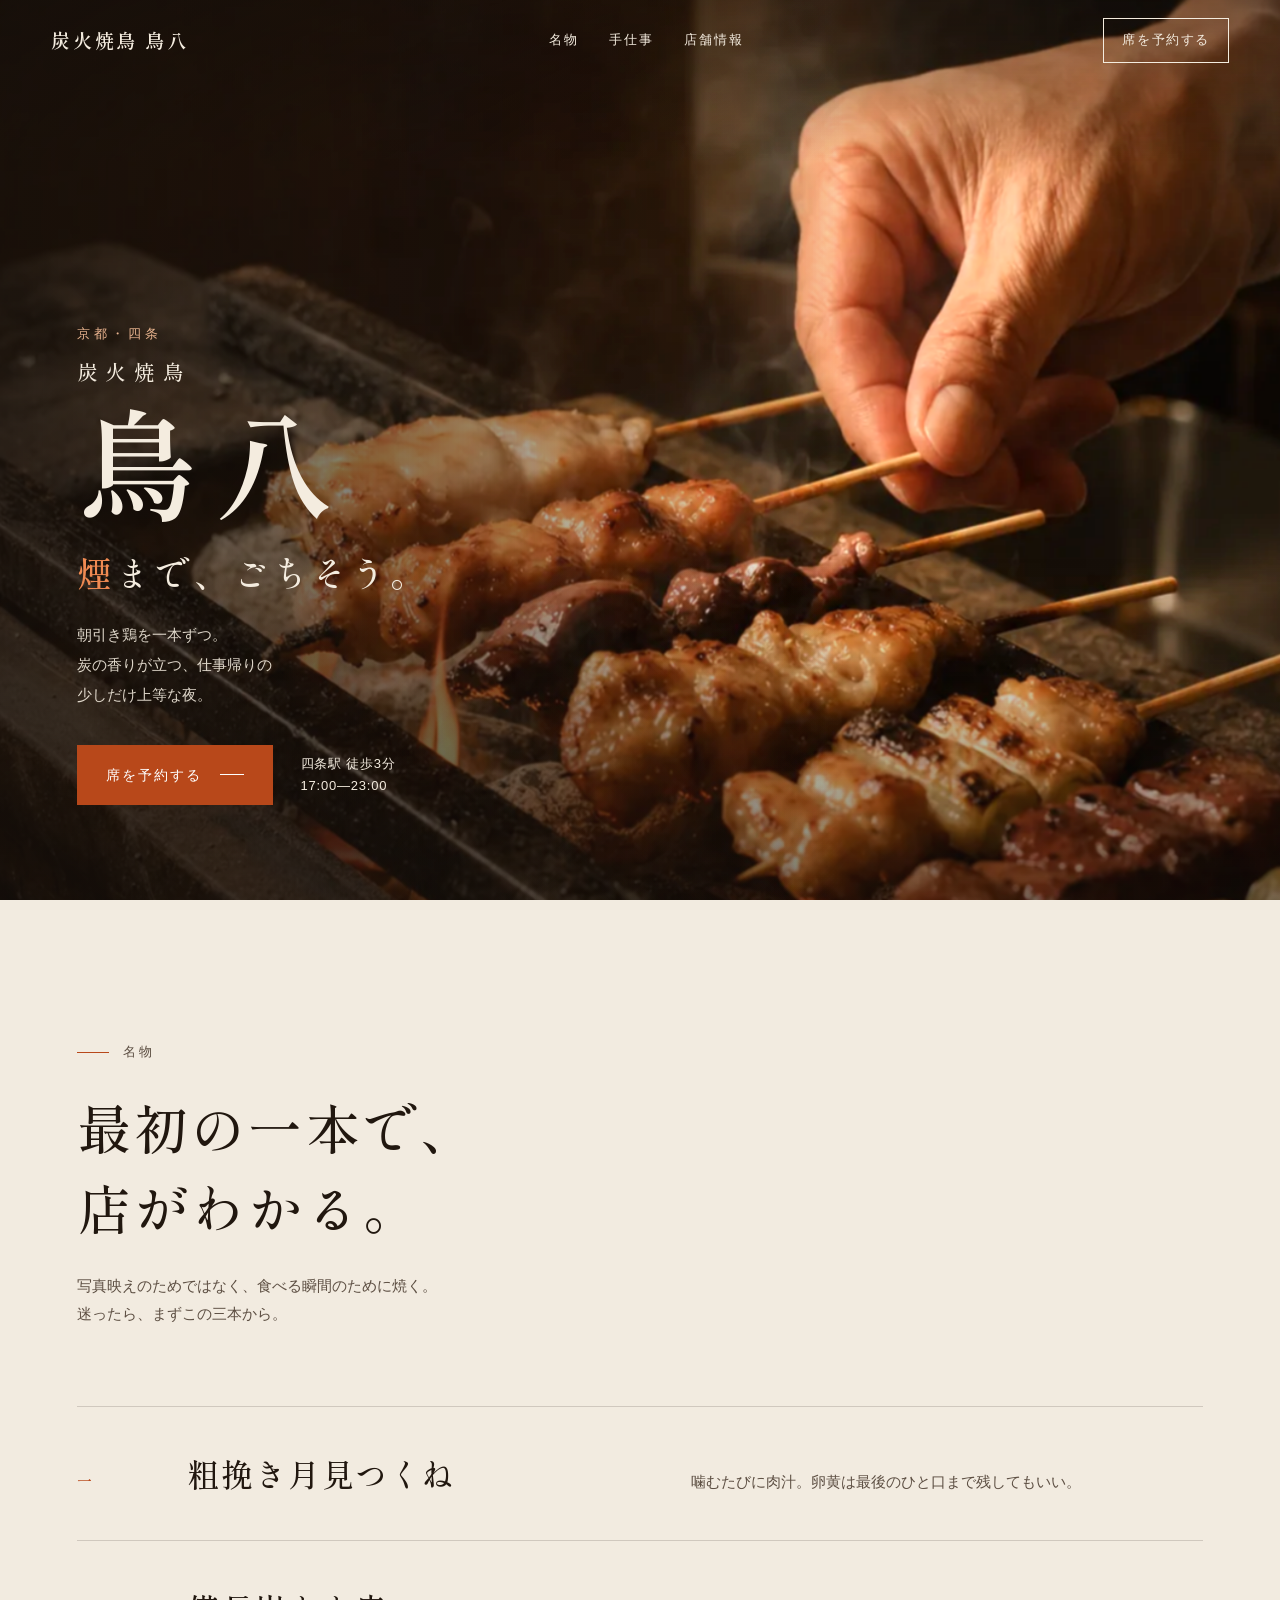
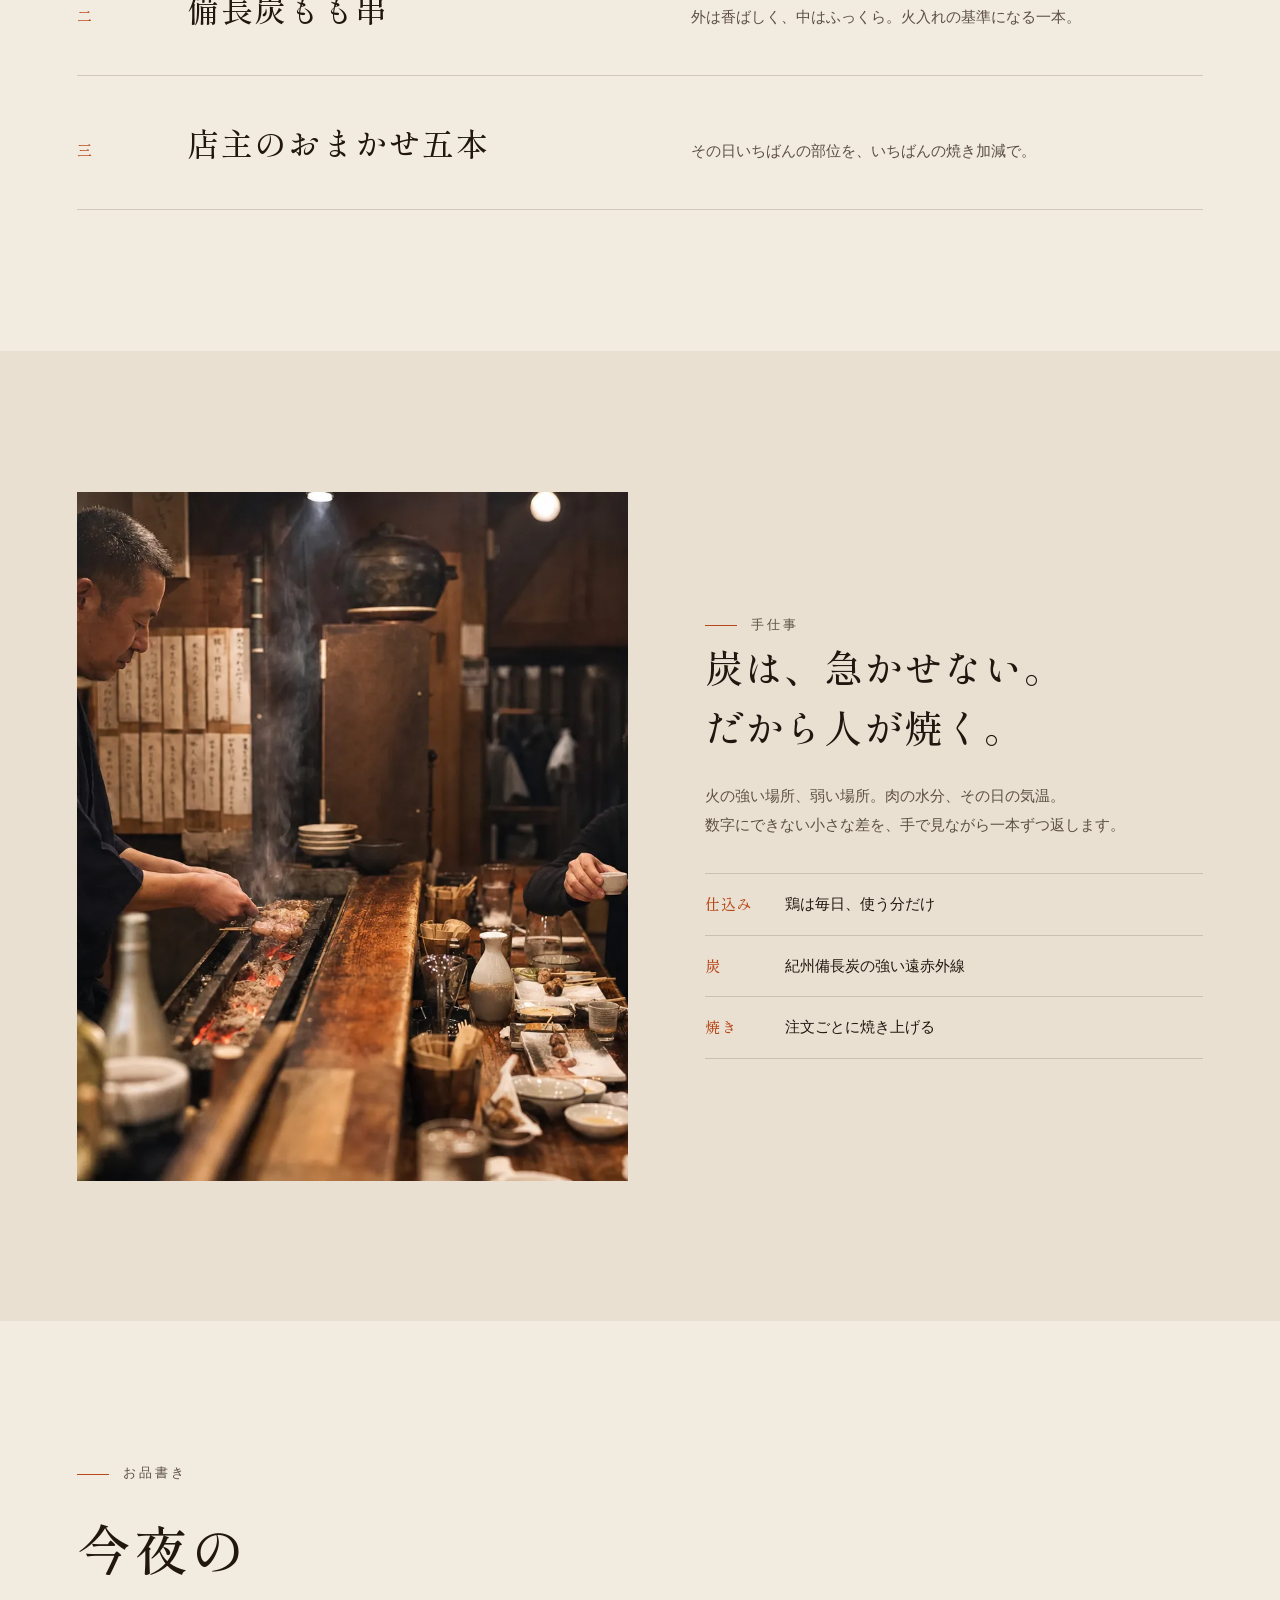
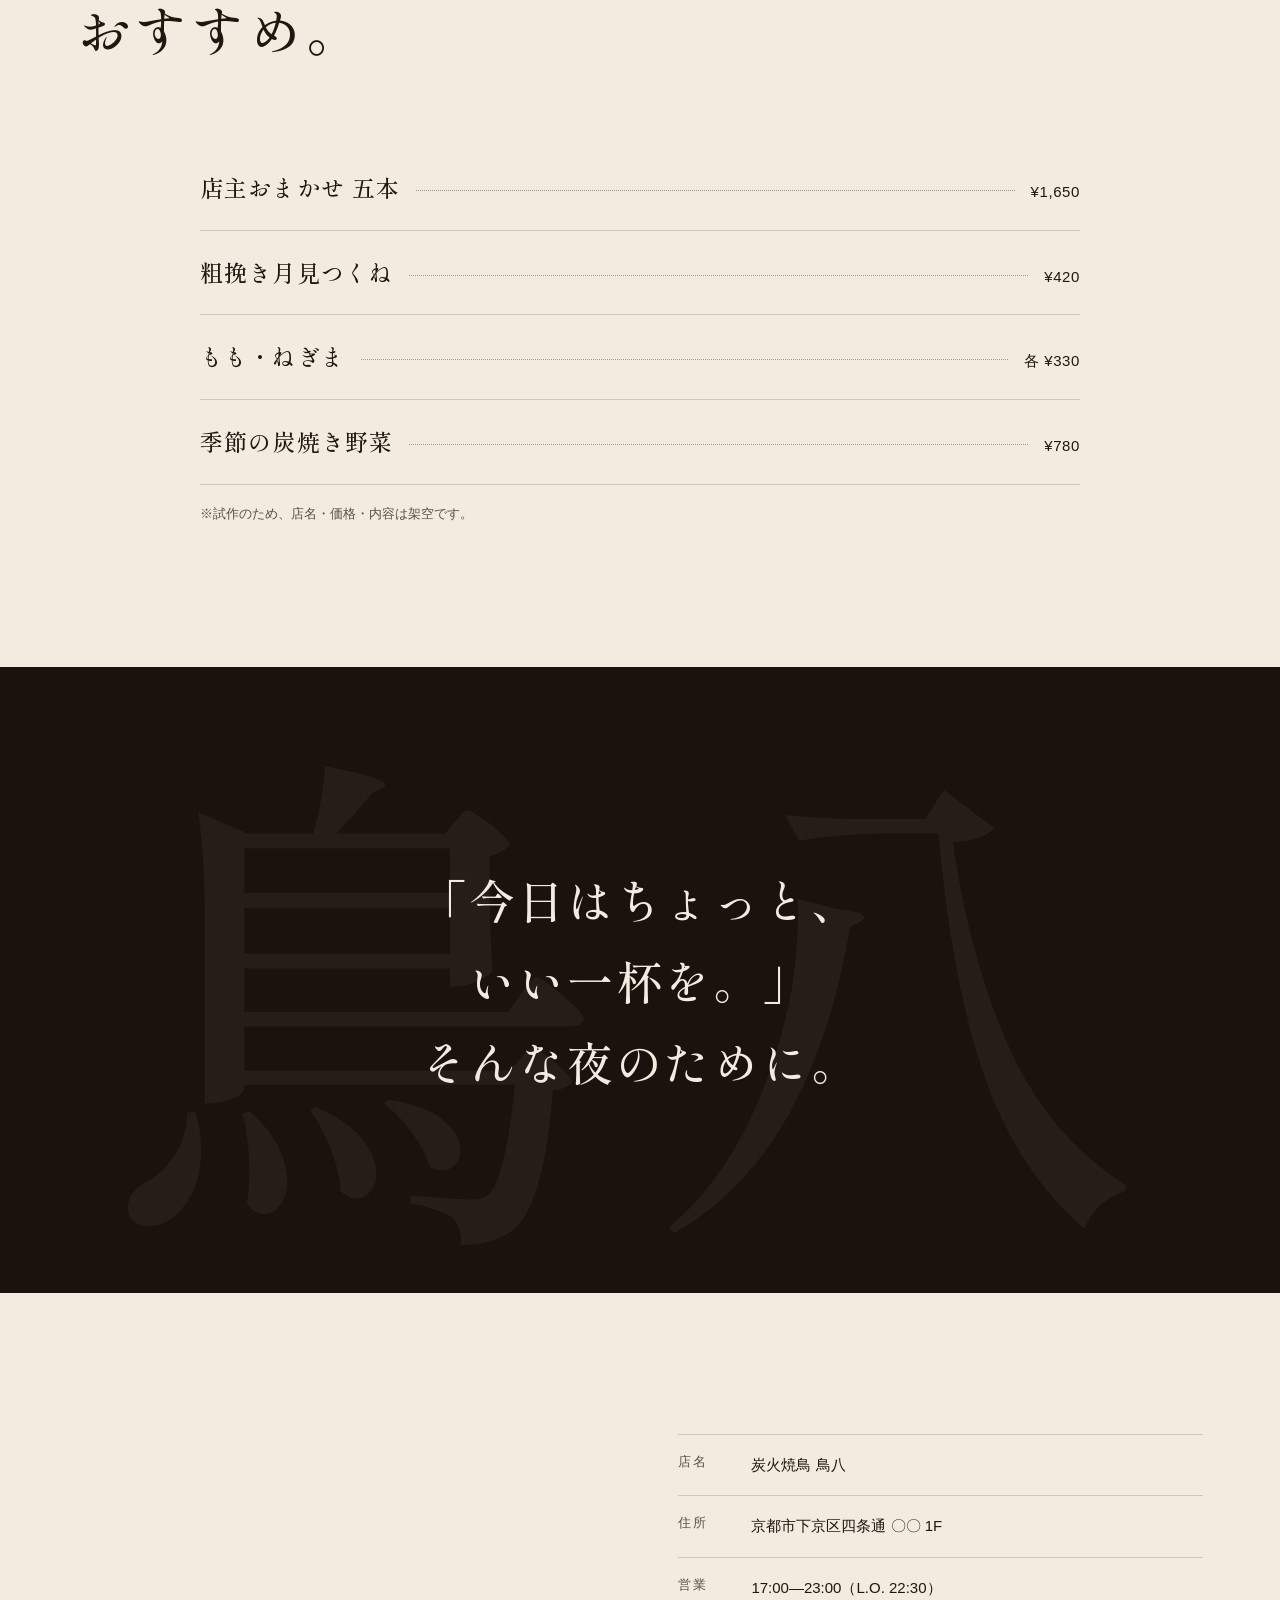
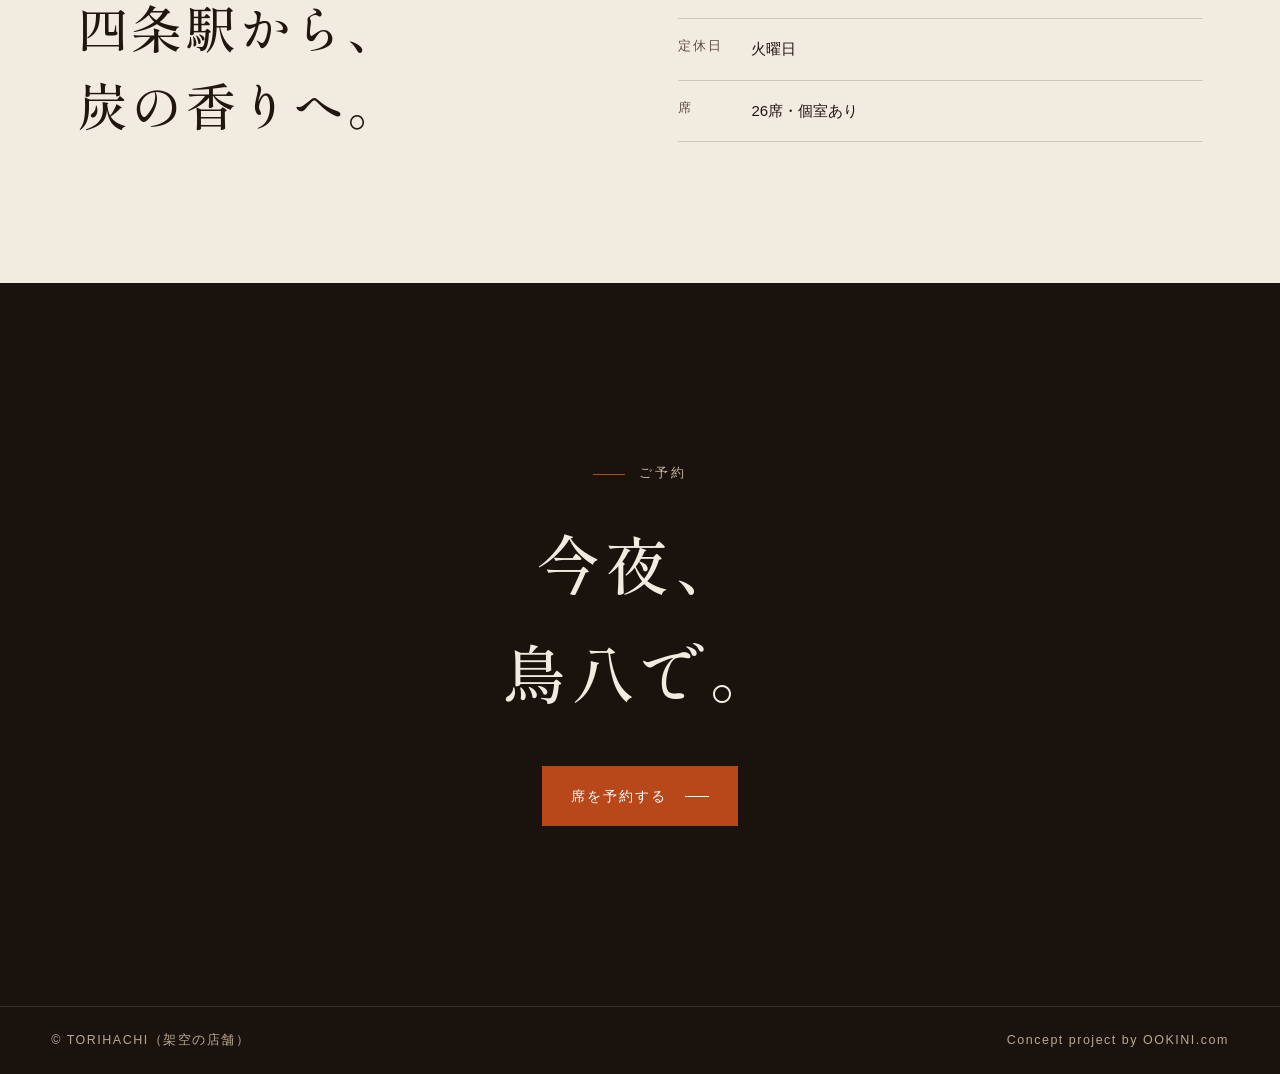
<file: lp/yakitori.html>
<!doctype html><html lang="ja"><head><meta charset="utf-8"><meta name="viewport" content="width=device-width,initial-scale=1"><title>炭火焼鳥 鳥八｜LP試作</title><meta name="description" content="煙、手仕事、夜の温度まで伝える炭火焼鳥LPの完成イメージ。">
<script>document.documentElement.classList.add('js')</script>
<link rel="preconnect" href="https://fonts.googleapis.com"><link rel="preconnect" href="https://fonts.gstatic.com" crossorigin>
<link href="https://fonts.googleapis.com/css2?family=Shippori+Mincho:wght@500;600&display=swap" rel="stylesheet">
<link rel="preload" as="image" href="assets/yakitori-hero.webp" fetchpriority="high">
<link rel="stylesheet" href="common.css"><style>
/* 鳥八：FVだけ夜（暗く）、本文は生成り。一点の個性＝キャッチが煙の晴れるように浮かぶ */
:root{--page:#f2ebe0;--ink:#21170f;--sub:#5d4f43;--line:rgba(33,23,15,.16);--accent:#b8481a;--head-ink:#f4ecdf}
.hero{position:relative;min-height:100vh;min-height:100svh;display:flex;align-items:flex-end;color:#f4ecdf;overflow:hidden;background:#140e0a;isolation:isolate}
.hero-media{position:absolute;inset:-4% 0;margin:0;z-index:-2}
.hero-media img{object-position:62% 55%;filter:brightness(1.14) saturate(1.06)}
.hero::after{content:"";position:absolute;inset:0;z-index:-1;background:linear-gradient(90deg,rgba(20,14,10,.8) 0%,rgba(20,14,10,.42) 38%,rgba(20,14,10,0) 66%),linear-gradient(0deg,rgba(20,14,10,.55) 0%,rgba(20,14,10,0) 38%),linear-gradient(180deg,rgba(20,14,10,.45) 0%,rgba(20,14,10,0) 18%)}
.hero-copy{padding:0 var(--gut) clamp(56px,10vh,108px);max-width:820px}
.hero .area{margin:0 0 14px;font-size:12.5px;letter-spacing:.32em;color:#e9b48f}
.hero h1{margin:0;font-family:var(--serif);font-weight:600;line-height:1.05;letter-spacing:.14em;font-size:clamp(68px,9.4vw,136px)}
.hero h1 small{display:block;font-size:max(15px,.17em);letter-spacing:.42em;font-weight:500;margin:0 0 .7em}
.catch{margin:clamp(18px,2.6vh,28px) 0 0;font-family:var(--serif);font-weight:500;font-size:clamp(25px,2.7vw,38px);line-height:1.55;letter-spacing:.12em}
.catch span{display:inline-block}
.catch .kemuri{color:#f08a52}
.js .catch span{opacity:0;filter:blur(12px)}
.js.go .catch span{animation:clear 2.6s var(--ease) .35s both}
.js.go .catch span+span{animation-delay:1s}
@keyframes clear{from{opacity:0;filter:blur(12px);letter-spacing:.3em}to{opacity:1;filter:blur(0);letter-spacing:.12em}}
.hero-lead{margin:20px 0 0;line-height:2;color:rgba(244,236,223,.9)}
.hero-actions{display:flex;align-items:center;gap:22px 28px;flex-wrap:wrap;margin-top:30px}
.hero .button:hover{color:#f4ecdf;border-color:#f4ecdf}
.craft{background:#e9e0d2}
.quote{background:#1a120d;color:#f2ebe0}
.quote cite{color:#c9b8a5}
.quote .wm{position:absolute;inset:0;display:grid;place-items:center;z-index:0;font-family:var(--serif);font-weight:500;font-size:clamp(180px,40vw,520px);line-height:1;letter-spacing:.06em;color:#f2ebe0;opacity:.05;pointer-events:none;white-space:nowrap}
.final{background:#1a120d;color:#f2ebe0}
.final .button:hover{color:#f2ebe0;border-color:#f2ebe0}
footer{background:#1a120d;color:#b9a896;border-color:rgba(242,235,224,.14)}
@media(max-width:800px){
  .hero::after{background:linear-gradient(0deg,rgba(20,14,10,.9) 0%,rgba(20,14,10,.55) 46%,rgba(20,14,10,.05) 72%),linear-gradient(180deg,rgba(20,14,10,.5) 0%,rgba(20,14,10,0) 16%)}
  .hero-media img{object-position:64% 40%}
  .hero-copy{padding:0 20px 48px}
  .hero h1{font-size:clamp(58px,18vw,84px)}
  .catch{font-size:clamp(22px,6.6vw,28px)}
}
</style></head><body>
<header class="site-head"><a class="brand" href="#top">炭火焼鳥 鳥八</a><nav aria-label="ページ内"><a href="#taste">名物</a><a href="#craft">手仕事</a><a href="#visit">店舗情報</a></nav><a class="head-cta" href="#reserve">席を予約する</a></header>
<main id="top">
<section class="hero" aria-label="炭火焼鳥 鳥八">
  <figure class="hero-media"><img src="assets/yakitori-hero.webp" alt="備長炭で焼き上げる焼鳥と職人の手元" width="1122" height="1402" fetchpriority="high" data-parallax=".05"></figure>
  <div class="hero-copy">
    <p class="area">京都・四条</p>
    <h1><small>炭火焼鳥</small>鳥八</h1>
    <p class="catch jp"><span><span class="kemuri">煙</span>まで、</span><span>ごちそう。</span></p>
    <p class="hero-lead jp">朝引き鶏を一本ずつ。<br>炭の香りが立つ、仕事帰りの<br>少しだけ上等な夜。</p>
    <div class="hero-actions"><a class="button" href="#reserve">席を予約する<i aria-hidden="true"></i></a><p class="hours">四条駅 徒歩3分<br>17:00—23:00</p></div>
  </div>
</section>

<section class="section" id="taste">
  <div class="sec-head"><p class="label reveal">名物</p><h2 class="sec-title jp reveal">最初の一本で、<br>店がわかる。</h2><p class="lead jp reveal">写真映えのためではなく、食べる瞬間のために焼く。<br>迷ったら、まずこの三本から。</p></div>
  <div class="signature">
    <article class="sig reveal"><span class="no">一</span><h3 class="jp">粗挽き月見つくね</h3><p class="jp">噛むたびに肉汁。卵黄は最後のひと口まで残してもいい。</p></article>
    <article class="sig reveal"><span class="no">二</span><h3 class="jp">備長炭もも串</h3><p class="jp">外は香ばしく、中はふっくら。火入れの基準になる一本。</p></article>
    <article class="sig reveal"><span class="no">三</span><h3 class="jp">店主のおまかせ五本</h3><p class="jp">その日いちばんの部位を、いちばんの焼き加減で。</p></article>
  </div>
</section>

<section class="section craft" id="craft">
  <div class="split">
    <figure class="media reveal"><img src="assets/yakitori-counter.webp" alt="焼き台に立つ店主とカウンター席" width="1536" height="1024" loading="lazy"></figure>
    <div class="copy"><p class="label reveal">手仕事</p><h3 class="jp reveal">炭は、急かせない。<br>だから人が焼く。</h3><p class="jp reveal">火の強い場所、弱い場所。肉の水分、その日の気温。数字にできない小さな差を、手で見ながら一本ずつ返します。</p>
      <ul class="facts reveal"><li><b>仕込み</b><span>鶏は毎日、使う分だけ</span></li><li><b>炭</b><span>紀州備長炭の強い遠赤外線</span></li><li><b>焼き</b><span>注文ごとに焼き上げる</span></li></ul></div>
  </div>
</section>

<section class="section" id="menu">
  <div class="sec-head"><p class="label reveal">お品書き</p><h2 class="sec-title jp reveal">今夜の<br>おすすめ。</h2></div>
  <ul class="menu reveal">
    <li><strong>店主おまかせ 五本</strong><span class="dots"></span><b>¥1,650</b></li>
    <li><strong>粗挽き月見つくね</strong><span class="dots"></span><b>¥420</b></li>
    <li><strong>もも・ねぎま</strong><span class="dots"></span><b>各 ¥330</b></li>
    <li><strong>季節の炭焼き野菜</strong><span class="dots"></span><b>¥780</b></li>
  </ul>
  <p class="menu-note">※試作のため、店名・価格・内容は架空です。</p>
</section>

<section class="quote"><span class="wm" aria-hidden="true">鳥八</span><blockquote class="jp reveal">「今日はちょっと、<br>いい一杯を。」<br>そんな夜のために。</blockquote></section>

<section class="section" id="visit">
  <div class="visit"><h2 class="jp reveal">四条駅から、<br>炭の香りへ。</h2>
    <dl class="info reveal"><dt>店名</dt><dd>炭火焼鳥 鳥八</dd><dt>住所</dt><dd>京都市下京区四条通 〇〇 1F</dd><dt>営業</dt><dd>17:00—23:00（L.O. 22:30）</dd><dt>定休日</dt><dd>火曜日</dd><dt>席</dt><dd>26席・個室あり</dd></dl></div>
</section>

<section class="final" id="reserve"><p class="label reveal" style="justify-content:center;color:#c9b8a5">ご予約</p><h2 class="jp reveal">今夜、<br>鳥八で。</h2><a class="button reveal" href="#reserve">席を予約する<i aria-hidden="true"></i></a></section>
</main>
<a class="mobile-cta" href="#reserve">席を予約する</a>
<footer><span>© TORIHACHI（架空の店舗）</span><span>Concept project by OOKINI.com</span></footer>
<script src="motion.js"></script></body></html>
</file>
<file: lp/common.css>
/* 飲食LP試作（鳥八・mori・野の音）共通の土台。2026-11-06 改訂：装飾を外し、明朝1差し・余白・写真で組む */
:root{
  --page:#f4efe6;--ink:#1d1a17;--sub:#5d554c;--line:rgba(29,26,23,.16);--accent:#b5452a;--on-accent:#fff;
  --serif:"Shippori Mincho","Yu Mincho","Hiragino Mincho ProN",serif;
  --sans:"Hiragino Kaku Gothic ProN","Hiragino Sans","Yu Gothic","Noto Sans JP",sans-serif;
  --ease:cubic-bezier(.22,.61,.36,1);
  --gut:clamp(20px,6vw,96px);
}
*{box-sizing:border-box}
html{background:var(--page);-webkit-text-size-adjust:100%}
body{margin:0;background:var(--page);color:var(--ink);font-family:var(--sans);font-size:15px;line-height:1.9;overflow-x:clip;-webkit-font-smoothing:antialiased}
img{display:block;width:100%;height:100%;object-fit:cover}
a{color:inherit;text-decoration:none}
:focus-visible{outline:2px solid var(--accent);outline-offset:4px}
.jp{word-break:keep-all;overflow-wrap:anywhere;line-break:strict}

/* ヘッダー：FVの上では写真になじませ、スクロール後は紙色の帯にする */
.site-head{position:fixed;z-index:50;top:0;left:0;right:0;display:flex;align-items:center;justify-content:space-between;gap:20px;padding:18px clamp(18px,4vw,56px);color:var(--head-ink,var(--ink));transition:transform .5s var(--ease),background-color .5s,color .5s,box-shadow .5s}
.site-head.is-solid{background:color-mix(in srgb,var(--page) 94%,transparent);color:var(--ink);box-shadow:0 1px 0 var(--line);-webkit-backdrop-filter:blur(10px);backdrop-filter:blur(10px)}
.site-head.is-hidden{transform:translateY(-110%)}
.brand{font-family:var(--serif);font-weight:600;font-size:clamp(16px,1.5vw,19px);letter-spacing:.14em;white-space:nowrap}
.site-head nav{display:flex;gap:clamp(18px,2.4vw,34px);font-size:13px;letter-spacing:.14em}
.head-cta{font-size:13px;letter-spacing:.12em;padding:9px 18px;border:1px solid currentColor;white-space:nowrap;transition:background-color .3s,color .3s}
.head-cta:hover{background:var(--ink);color:var(--page);border-color:var(--ink)}

/* ボタン：主CTAは1画面に1つ */
.button{display:inline-flex;align-items:center;gap:18px;padding:16px 28px;background:var(--accent);color:var(--on-accent);font-size:14px;letter-spacing:.14em;border:1px solid var(--accent);transition:background-color .35s var(--ease),color .35s var(--ease)}
.button i{display:block;width:24px;height:1px;background:currentColor;transition:width .35s var(--ease)}
.button:hover{background:transparent;color:var(--accent)}
.button:hover i{width:36px}
.hours{font-size:13px;line-height:1.7;letter-spacing:.06em}

/* 見出しの型：小さなラベル＋明朝の見出し */
.label{display:flex;align-items:center;gap:14px;margin:0 0 22px;font-size:12.5px;letter-spacing:.24em;color:var(--sub)}
.label::before{content:"";width:32px;height:1px;background:var(--accent)}
.section{padding:clamp(88px,11vw,168px) var(--gut)}
.sec-head{max-width:1180px;margin:0 auto clamp(44px,6vw,80px)}
.sec-title{margin:0;font-family:var(--serif);font-weight:500;font-size:clamp(30px,4.2vw,56px);line-height:1.5;letter-spacing:.06em}
.lead{max-width:36em;margin:24px 0 0;color:var(--sub)}

/* 名物：等分カードをやめ、編集的な行組みにする */
.signature{max-width:1180px;margin:0 auto;border-top:1px solid var(--line)}
.sig{display:grid;grid-template-columns:72px minmax(0,1fr) minmax(0,1.1fr);gap:clamp(16px,3vw,48px);align-items:baseline;padding:clamp(28px,3.4vw,44px) 0;border-bottom:1px solid var(--line)}
.sig .no{font-family:var(--serif);font-size:15px;color:var(--accent);letter-spacing:.1em}
.sig h3{margin:0;font-family:var(--serif);font-weight:500;font-size:clamp(23px,2.5vw,34px);line-height:1.45;letter-spacing:.05em}
.sig p{margin:0;color:var(--sub);max-width:30em}

/* 写真＋文章 */
.split{max-width:1240px;margin:0 auto;display:grid;grid-template-columns:minmax(0,1.05fr) minmax(0,.95fr);gap:clamp(32px,6vw,96px);align-items:center}
.media{position:relative;overflow:hidden;aspect-ratio:4/5;margin:0;background:#2a221c}
.media img{transform:scale(1.04);transition:transform 1.6s var(--ease)}
.media.in img{transform:none}
.copy h3{margin:0 0 26px;font-family:var(--serif);font-weight:500;font-size:clamp(26px,3vw,40px);line-height:1.55;letter-spacing:.05em}
.copy>p{margin:0;color:var(--sub);max-width:30em}
.facts{margin:34px 0 0;padding:0;list-style:none;border-top:1px solid var(--line)}
.facts li{display:grid;grid-template-columns:64px minmax(0,1fr);gap:16px;padding:16px 0;border-bottom:1px solid var(--line)}
.facts b{font-family:var(--serif);font-weight:500;color:var(--accent);letter-spacing:.06em}

/* お品書き：名前と値段を点線でつなぐ */
.menu{max-width:880px;margin:0 auto;padding:0;list-style:none}
.menu li{display:flex;align-items:baseline;gap:16px;padding:20px 0;border-bottom:1px solid var(--line)}
.menu strong{font-family:var(--serif);font-weight:500;font-size:clamp(18px,1.9vw,23px);letter-spacing:.05em}
.menu strong em{display:block;font-family:var(--sans);font-style:normal;font-size:12.5px;letter-spacing:.06em;color:var(--sub);margin-top:4px}
.menu .dots{flex:1;min-width:24px;border-bottom:1px dotted color-mix(in srgb,var(--ink) 40%,transparent);transform:translateY(-6px)}
.menu b{font-weight:500;white-space:nowrap;letter-spacing:.04em}
.menu-note{max-width:880px;margin:18px auto 0;font-size:12.5px;color:var(--sub)}

/* 一言 */
.quote{position:relative;overflow:hidden;padding:clamp(110px,15vw,210px) var(--gut);text-align:center}
.quote blockquote{position:relative;z-index:1;margin:0 auto;max-width:20em;font-family:var(--serif);font-weight:500;font-size:clamp(26px,3.6vw,48px);line-height:1.75;letter-spacing:.06em}
.quote cite{position:relative;z-index:1;display:block;margin-top:28px;font-style:normal;font-size:12.5px;letter-spacing:.2em;color:var(--sub)}

/* 店舗情報 */
.visit{max-width:1180px;margin:0 auto;display:grid;grid-template-columns:minmax(0,1fr) minmax(0,1fr);gap:clamp(32px,6vw,96px);align-items:end}
.visit h2{margin:0;font-family:var(--serif);font-weight:500;font-size:clamp(30px,4vw,52px);line-height:1.5;letter-spacing:.06em}
.info{margin:0;display:grid;grid-template-columns:auto minmax(0,1fr);border-top:1px solid var(--line)}
.info dt,.info dd{margin:0;padding:16px 0;border-bottom:1px solid var(--line)}
.info dt{padding-right:28px;font-size:12.5px;letter-spacing:.16em;color:var(--sub);white-space:nowrap}

/* 最後の予約 */
.final{padding:clamp(110px,14vw,200px) var(--gut);text-align:center}
.final h2{margin:0 0 40px;font-family:var(--serif);font-weight:500;font-size:clamp(34px,5vw,68px);line-height:1.7;letter-spacing:.08em}
footer{display:flex;justify-content:space-between;flex-wrap:wrap;gap:8px 20px;padding:22px clamp(18px,4vw,56px);border-top:1px solid var(--line);font-size:12.5px;letter-spacing:.12em;color:var(--sub)}

/* スマホ下の予約ボタン：FVを過ぎてから出す */
.mobile-cta{display:none}

/* 出現の動き：JSが動く時だけ隠す（JSなしでも全文が読める） */
.js .reveal{opacity:0;transform:translateY(24px);transition:opacity 1s var(--ease),transform 1.1s var(--ease)}
.js .reveal.in{opacity:1;transform:none}
.js .reveal[data-delay="1"]{transition-delay:.12s}.js .reveal[data-delay="2"]{transition-delay:.24s}

@media(max-width:800px){
  .site-head{padding:14px 18px}
  .site-head nav{display:none}
  .head-cta{display:none}
  .sig{grid-template-columns:44px minmax(0,1fr);gap:6px 14px}
  .sig p{grid-column:2}
  .split{grid-template-columns:minmax(0,1fr)}
  .visit{grid-template-columns:minmax(0,1fr);align-items:start}
  .menu li{gap:10px}
  .mobile-cta{display:block;position:fixed;z-index:40;left:12px;right:12px;bottom:12px;padding:15px;text-align:center;background:var(--accent);color:var(--on-accent);font-size:14px;letter-spacing:.14em;transform:translateY(140%);transition:transform .5s var(--ease)}
  .mobile-cta.is-on{transform:none}
  footer{padding-bottom:88px}
}
@media(prefers-reduced-motion:reduce){
  *,*::before,*::after{animation:none!important;transition:none!important;scroll-behavior:auto!important}
  .js .reveal{opacity:1;transform:none}
  .media img,[data-parallax]{transform:none!important}
}
</file>
<file: lp/numachan-editorial.css>
/* Numachan editorial direction: warm local character, honest imagery, clear actions. */
:root {
  --paper:#f7f2e8;
  --cream:#eadbc5;
  --wall:#d8c9b6;
  --ink:#281b14;
  --brown:#633a22;
  --brown-2:#815030;
  --red:#a63f2a;
  --gold:#865427;
  --muted:#57483d;
  --line:rgba(99,58,34,.3);
  --shadow:none;
}
html{scroll-padding-top:84px}
body{font-size:16px;line-height:1.85;letter-spacing:.01em}
::selection{background:#a63f2a;color:#fff}
a:focus-visible{outline:3px solid #a63f2a;outline-offset:4px}
.shell{width:min(1320px,calc(100% - 88px))}
.progress{height:4px;background:var(--red)}

/* Navigation */
.header{height:82px;grid-template-columns:minmax(295px,1fr) auto minmax(190px,240px);background:rgba(247,242,232,.96);border-bottom:1px solid var(--brown)}
.brand{border-right:0;padding-inline:clamp(28px,3.5vw,60px);gap:12px}
.brand>span:last-child{font-size:25px;white-space:nowrap;letter-spacing:.035em}
.brand small{font-size:10.5px;letter-spacing:.22em;color:var(--brown);line-height:1.5}
.mark{width:49px;height:49px;flex:0 0 49px;margin:0;border-width:1.5px;font-size:28px;transform:rotate(-7deg)}
.nav{gap:clamp(14px,2vw,34px);padding-inline:18px;font-size:15px;font-weight:700}
.nav a:after{border-width:2px;bottom:-9px}
.reserve{background:var(--red);font-size:16px;transition:background .25s ease,letter-spacing .25s ease}
.reserve:hover{background:#7d2d1c;letter-spacing:.1em}

/* Cover: real place and its owner lead the entire experience */
.hero{min-height:760px;height:min(900px,100svh);background:var(--cream);border-bottom:1px solid var(--brown)}
.hero-bg{left:37%;margin:0;overflow:hidden}
.hero-bg img{object-position:61% center;animation:heroEnter 1.5s cubic-bezier(.2,.7,.2,1) both;filter:saturate(.9) contrast(1.02)}
.hero:after{pointer-events:none;background:linear-gradient(90deg,var(--paper) 0%,var(--paper) 34%,rgba(247,242,232,.97) 40%,rgba(247,242,232,.15) 55%,transparent 70%)}
.hero:before{display:none}
@keyframes heroEnter{from{transform:scale(1.055);filter:saturate(.65)}to{transform:scale(1);filter:saturate(.9) contrast(1.02)}}
.hero-copy{max-width:650px;padding-top:clamp(175px,24vh,255px)}
.hero-copy.shell{width:min(650px,calc(100% - 88px));margin-left:max(44px,calc((100vw - 1320px)/2))}
.eyebrow{font-size:13px;letter-spacing:.2em;color:var(--brown);font-weight:800}
.hero .eyebrow:before{content:"";display:inline-block;vertical-align:middle;width:38px;border-top:2px solid var(--red);margin-right:14px}
.hero h1{font-size:clamp(48px,5.45vw,88px);font-weight:600;letter-spacing:-.055em;line-height:1.33;margin:24px 0 28px;white-space:nowrap}
.hero h1 em{font-style:normal;color:var(--red)}
.hero-lead{font-size:17px;line-height:2;max-width:none;color:#443127;font-weight:600;margin-bottom:32px}
.actions{gap:11px}
.btn{position:relative;min-width:170px;min-height:54px;padding:13px 18px;font-size:15px;line-height:1.3;letter-spacing:.02em;border-radius:0;transition:background .25s ease,color .25s ease,border-color .25s ease,transform .3s ease}
.btn span:last-child{margin-left:18px;font-size:19px;line-height:1}
.btn.primary{background:var(--red);border-color:var(--red)}
.btn.primary:hover{background:#7d2d1c;border-color:#7d2d1c;color:#fff}
.btn.instagram{background:var(--paper);border-color:var(--brown)}
.hero-card{right:clamp(30px,5vw,84px);bottom:42px;width:min(405px,31vw);padding:22px 25px;background:var(--paper);border:1px solid var(--brown);box-shadow:7px 7px 0 rgba(58,34,20,.18)}
.hero-card:before{content:"NISHIOJI / KYOTO";display:block;font-size:11px;font-weight:800;letter-spacing:.18em;color:var(--red);margin-bottom:8px}
.hero-card b{font-size:19px;line-height:1.5}
.hero-card p{font-size:13px;line-height:1.7;color:var(--muted)}
.scroll-cue{position:absolute;z-index:3;bottom:34px;left:max(44px,calc((100vw - 1320px)/2));display:flex;align-items:center;gap:16px;color:var(--brown);font-size:11px;font-weight:800;letter-spacing:.18em}
.scroll-cue-line{display:block;width:76px;height:1px;background:var(--red);transform-origin:left;animation:cue 2.4s ease-in-out infinite}
@keyframes cue{50%{transform:scaleX(.55)}}
.intro-band{display:flex;justify-content:space-between;align-items:center;gap:20px;min-height:106px;padding-inline:clamp(25px,5vw,80px);background:var(--red);color:var(--paper);border-bottom:1px solid var(--brown)}
.intro-band span:first-child,.intro-band span:last-child{font-family:var(--serif);font-size:clamp(24px,3.4vw,50px);letter-spacing:-.03em;line-height:1}
.intro-band span:nth-child(2){font-size:12px;font-weight:800;letter-spacing:.23em;white-space:nowrap}
.intro-band span:last-child{opacity:.35}

/* Editorial section rhythm */
.section{padding:clamp(88px,10vw,154px) 0;border-bottom:1px solid var(--line)}
.head{grid-template-columns:235px 1fr;align-items:start;gap:clamp(30px,5vw,85px);margin-bottom:clamp(42px,5vw,76px)}
.no{display:flex;align-items:center;gap:16px;font-size:13px;letter-spacing:.16em;color:var(--red);white-space:nowrap}
.no:before{content:"";display:block;width:35px;border-top:2px solid currentColor}
.title{font-size:clamp(43px,5.2vw,78px);letter-spacing:-.035em;line-height:1.27;font-weight:600}
.title small{font-family:var(--sans);font-size:12px;letter-spacing:.23em;font-weight:800;color:var(--brown);margin-top:23px}
.reason{background:var(--paper)}
.reason-grid{gap:0;border-top:1px solid var(--brown);border-bottom:1px solid var(--brown)}
.reason-card{position:relative;min-height:320px;padding:37px 30px 38px;background:transparent;border:0;border-right:1px solid var(--line);transition:background .35s ease}
.reason-card:first-child{padding-left:0}.reason-card:last-child{border-right:0}
.reason-card:hover{background:#efe3d1}
.reason-num{font-family:var(--sans);font-size:15px;font-weight:800;letter-spacing:.15em;color:var(--red)}
.reason-card h3{font-size:clamp(22px,2vw,30px);line-height:1.4;letter-spacing:-.035em;margin:42px 0 15px}
.reason-card p{font-size:16px;line-height:1.85;color:var(--muted);max-width:22em}

.story{background:#eadcc9}
.story-grid{grid-template-columns:1.02fr .98fr;gap:clamp(55px,7vw,110px)}
.portrait{height:clamp(560px,55vw,780px);margin:0;box-shadow:none;overflow:hidden}
.portrait img{object-position:center 24%;filter:saturate(.82) contrast(1.04);transition:transform .8s cubic-bezier(.2,.7,.2,1)}
.portrait:hover img{transform:scale(1.035)}
.portrait:after{content:"NUMA CHAN / OWNER";right:auto;left:20px;top:auto;bottom:18px;font-size:13px;font-weight:800;letter-spacing:.16em;background:var(--paper);color:var(--brown);padding:7px 12px}
.story-copy{padding:45px 0 20px}
.story h2{font-size:clamp(39px,4.4vw,65px);line-height:1.35;letter-spacing:-.045em;margin:30px 0 38px}
.story p{font-size:17px;color:var(--ink);line-height:2.05;max-width:38em}
.story .eyebrow{font-size:13px;color:var(--red)}
.quote{font-size:23px;line-height:1.8;color:var(--brown);border-top:2px solid var(--brown);border-bottom:0;margin-top:40px;padding:25px 0 0}

.menu{background:#2f2119;color:#f8f0e4}
.menu .no,.menu .title small{color:#e9b77e}
.menu-grid{grid-template-columns:1.05fr .95fr;gap:17px}
.food-main{min-height:650px;margin:0;box-shadow:none}
.food-main img,.food-card img,.use-card img,.photo-strip img{transition:transform .75s cubic-bezier(.2,.7,.2,1)}
.food-main:hover img,.food-card:hover img,.use-card:hover img,.photo-strip figure:hover img{transform:scale(1.045)}
.food-main:after{left:0;right:0;bottom:0;padding:25px 29px;background:linear-gradient(0deg,rgba(32,21,16,.9),rgba(32,21,16,.05));font-size:24px;line-height:1.5}
.food-list{gap:17px}
.food-card{min-height:0;background:#efe5d8}
.food-card figure{height:214px;overflow:hidden}
.food-card div{padding:16px 18px 21px}
.food-card b{font-size:20px}
.food-card p{font-size:14px;line-height:1.6;color:#57483d}

.lunch{background:var(--paper)}
.use-grid{gap:16px}
.use-card{min-height:620px;box-shadow:none}
.use-card:after{background:linear-gradient(0deg,rgba(25,16,11,.86),rgba(25,16,11,.42) 39%,transparent 77%)}
.use-copy{left:clamp(25px,3vw,48px);right:clamp(25px,3vw,48px);bottom:clamp(27px,3vw,44px)}
.use-copy>span{font-size:14px;font-weight:800;letter-spacing:.25em;color:#fff}
.use-copy h3{font-size:clamp(28px,2.6vw,43px);line-height:1.42;white-space:normal;letter-spacing:-.04em}
.use-copy p{font-size:16px;white-space:normal;line-height:1.75;max-width:29em}
.use-copy .btn{width:min(100%,370px);font-size:16px;background:var(--paper);color:var(--brown);border-color:var(--paper)}

.space{background:#e7d8c2}
.space-grid{grid-template-columns:1.25fr .75fr;gap:18px;align-items:start}
.space-main{height:670px;margin:0;box-shadow:none;overflow:hidden}
.space-main img,.space-copy figure img{filter:saturate(.88)}
.space-copy{gap:35px}
.space-copy figure{height:355px;box-shadow:none;overflow:hidden}
.space-text{border-top:2px solid var(--brown);padding-top:23px}
.space-text h3{font-size:29px;line-height:1.45}
.space-text p{font-size:16px;line-height:1.9;color:var(--muted)}

.voice{background:var(--paper)}
.voice-grid{gap:0;border-top:1px solid var(--brown);border-bottom:1px solid var(--brown)}
.voice-card{min-height:260px;padding:38px 30px;background:transparent;border:0;border-right:1px solid var(--line);box-shadow:none}
.voice-card:first-child{padding-left:0}.voice-card:last-child{border:0}
.voice-card:before{content:"●";display:block;color:var(--red);font-size:15px;margin-bottom:22px}
.voice-card b{font-size:26px}
.voice-card p{font-size:16px;line-height:1.85;color:var(--muted)}

.insta{background:#eadcc9}
.photo-strip{grid-template-columns:1fr 1.1fr .9fr;gap:15px}
.photo-strip figure,.photo-strip figure:nth-child(2){height:430px;margin:0;box-shadow:none;position:relative}
.photo-strip figure:nth-child(2){transform:translateY(52px)}
.photo-strip figure:after{position:absolute;left:18px;bottom:16px;padding:5px 11px;background:var(--paper);color:var(--brown);font-size:12px;font-weight:800;letter-spacing:.08em}
.photo-strip figure:nth-child(1):after{content:"看板"}.photo-strip figure:nth-child(2):after{content:"今夜の一杯"}.photo-strip figure:nth-child(3):after{content:"西大路の店先"}
.insta .actions{margin-top:88px!important}

.faq{background:var(--paper)}
.faq-grid{gap:0 38px}
.faq-item{padding:27px 0 30px;border-top:1px solid var(--brown)}
.faq-item h3{font-family:var(--serif);font-size:23px;line-height:1.45}
.faq-item p{font-size:17px;line-height:1.8;color:var(--muted);font-weight:500}
.faq-item p:before{border-radius:0;background:var(--red);flex-basis:30px;width:30px;height:30px;font-size:18px;font-weight:700;margin-top:3px}

.access{background:#eadcc9}
.access-grid{grid-template-columns:1.18fr .82fr;gap:clamp(45px,6vw,95px)}
.row{grid-template-columns:115px 1fr;gap:20px;padding:19px 0;font-size:17px;line-height:1.7}
.row b{font-size:17px;letter-spacing:.05em}
.row a{text-decoration:underline;text-decoration-color:var(--red);text-underline-offset:5px}
.map-panel{margin-top:32px}
.map-label{margin:0 0 12px;font-family:var(--serif);font-size:23px;font-weight:700;color:var(--brown)}
.map-panel iframe{display:block;width:100%;height:390px;border:1px solid var(--brown);background:#d9cbb9}
.map{margin-top:12px;padding:20px 22px;background:var(--brown);font-size:16px;font-weight:700}
.map:hover{background:var(--red)}
.hours{border-top:2px solid var(--brown)}
.hours h3{font-size:35px}
.hours-grid{grid-template-columns:95px 1fr;gap:10px 12px;font-size:16px;line-height:1.65}
.hours .actions{margin-top:30px!important}
.hours>p{font-size:14px!important;line-height:1.7}

.final{padding:clamp(100px,12vw,180px) 0;background:#633a22;text-align:left}
.final:before{opacity:.6;bottom:-.55em}
.final-inner{max-width:1320px}
.final .eyebrow{color:#f3c89d}
.final h2{font-size:clamp(64px,8.4vw,130px);line-height:1.18;letter-spacing:-.05em;margin:27px 0 42px}
.final p:not(.eyebrow){font-size:20px;line-height:1.9;color:#fff2e3!important;margin:0 0 40px!important}
.final .actions{justify-content:flex-start!important;max-width:775px}
.final .btn{min-width:180px;font-size:16px}
footer{padding:35px clamp(25px,5vw,80px) 110px;color:#f0dcca;background:#281b14;font-size:13px}
.reveal{opacity:1;transform:none}
.motion-ready .reveal{opacity:0;transform:translateY(24px);transition:opacity .7s ease,transform .85s cubic-bezier(.2,.7,.2,1)}
.motion-ready .reveal.in{opacity:1;transform:none}
.reason-card:nth-child(2),.food-list .food-card:nth-child(2),.voice-card:nth-child(2){transition-delay:.09s}
.reason-card:nth-child(3),.voice-card:nth-child(3){transition-delay:.18s}

@media(max-width:1100px){
  .header{grid-template-columns:minmax(240px,1fr) auto 185px}
  .brand{padding-inline:20px}.brand>span:last-child{font-size:21px}.mark{width:43px;height:43px;flex-basis:43px;font-size:24px}
  .nav{gap:15px;font-size:13px}
  .hero h1{font-size:clamp(48px,5.1vw,68px)}
  .hero .actions{max-width:430px}.hero .btn{min-width:190px}
  .hero-card{width:35vw;right:24px}
  .food-card figure{height:170px}
}
@media(max-width:880px){
  html{scroll-padding-top:66px}
  .shell{width:calc(100% - 48px)}
  .header{height:66px;grid-template-columns:1fr 154px}
  .brand{padding-inline:20px}.brand>span:last-child{font-size:20px}.brand small{display:block;font-size:10px}.reserve{font-size:14px}
  .hero{min-height:800px;height:100svh}
  .hero-bg{left:33%}.hero-bg img{object-position:65% center}
  .hero:after{background:linear-gradient(90deg,var(--paper),rgba(247,242,232,.94) 33%,rgba(247,242,232,.2) 66%,transparent)}
  .hero-copy{padding-top:155px}
  .hero-copy.shell{width:min(565px,calc(100% - 48px));margin-left:24px}
  .hero h1{font-size:clamp(47px,6vw,67px)}
  .hero-card{display:none}
  .scroll-cue{left:24px}
  .head{grid-template-columns:1fr;gap:20px}
  .reason-grid,.story-grid,.menu-grid,.use-grid,.space-grid,.access-grid,.faq-grid{grid-template-columns:1fr}
  .reason-grid,.voice-grid{grid-template-columns:repeat(3,1fr)}
  .reason-card{padding:25px 18px;min-height:330px}.reason-card h3{margin-top:25px}
  .story-grid{gap:25px}.portrait{height:660px}.story-copy{padding-top:20px}
  .food-main{min-height:520px}.food-card figure{height:230px}
  .use-card{min-height:550px}
  .space-grid{gap:35px}.space-main{height:520px}.space-copy{grid-template-columns:1fr 1fr;gap:25px;align-items:center}.space-copy figure{height:320px}
  .voice-card{padding:25px 18px}.voice-card b{font-size:21px}
  .photo-strip figure,.photo-strip figure:nth-child(2){height:290px}
  .sticky-cta{left:12px;right:12px;bottom:12px;padding:7px;gap:7px;background:rgba(247,242,232,.97);border:1px solid var(--brown);box-shadow:0 10px 35px rgba(40,27,20,.2)}
  .sticky-cta a{font-size:13px;min-height:50px}.sticky-cta a:nth-child(3){border-color:var(--brown)}
}
@media(max-width:620px){
  .shell{width:calc(100% - 36px)}
  .header{height:62px;grid-template-columns:1fr 121px}
  .brand{padding-inline:12px;gap:8px}.brand>span:last-child{font-size:17px}.brand small{font-size:10px;letter-spacing:.1em}.mark{width:38px;height:38px;flex-basis:38px;font-size:22px}
  .reserve{font-size:12px;letter-spacing:0}
  .hero{height:100svh;min-height:650px;max-height:790px;background:var(--paper)}
  .hero-bg{inset:62px 0 auto;height:43%;left:0}
  .hero-bg img{object-position:72% 26%}
  .hero:after{inset:62px 0 auto;height:44%;background:linear-gradient(0deg,var(--paper),transparent 35%)}
  .hero-copy{position:absolute;left:0;right:0;bottom:28px;padding-top:0;max-width:none}
  .hero-copy.shell{width:calc(100% - 36px);margin:0 18px}
  .hero .eyebrow{font-size:11px;letter-spacing:.1em;margin:0 0 9px}.hero .eyebrow:before{width:20px;margin-right:8px}
  .hero h1{font-size:clamp(34px,9.8vw,48px);line-height:1.27;margin:0 0 12px;letter-spacing:-.065em}
  .hero-lead{font-size:14px;line-height:1.7;margin:0 0 15px}
  .hero-lead br{display:none}
  .hero .actions{display:grid;grid-template-columns:1fr 1fr;gap:7px}
  .hero .btn{min-width:0;min-height:46px;padding:8px 10px;font-size:13px}
  .hero .btn.instagram{display:none}
  .hero .btn span:last-child{font-size:17px;margin-left:5px}
  .scroll-cue{display:none}
  .intro-band{min-height:68px;padding:0 19px}.intro-band span:first-child{font-size:28px}.intro-band span:nth-child(2){font-size:10px;letter-spacing:.08em}.intro-band span:last-child{display:none}
  .section{padding:82px 0}
  .head{gap:13px;margin-bottom:35px}.no{font-size:11px;gap:10px}.no:before{width:22px}.title{font-size:clamp(37px,10vw,53px)}.title small{font-size:11px;margin-top:13px}
  .reason-grid,.voice-grid{grid-template-columns:1fr}
  .reason-card,.reason-card:first-child{padding:24px 0 30px;min-height:0;border-right:0;border-bottom:1px solid var(--line)}.reason-card:last-child{border-bottom:0}.reason-card h3{font-size:28px;margin:14px 0 9px}.reason-card p{font-size:16px}
  .portrait{height:480px}.story h2{font-size:40px}.story p{font-size:16px}.quote{font-size:20px}
  .food-main{min-height:390px}.food-main:after{font-size:20px;padding:16px}.food-list{grid-template-columns:1fr 1fr;gap:9px}.food-card figure{height:150px}.food-card div{padding:11px 11px 15px}.food-card b{font-size:17px}.food-card p{font-size:13px}
  .use-grid{gap:13px}.use-card{min-height:480px}.use-copy{left:20px;right:20px;bottom:20px}.use-copy h3{font-size:31px}.use-copy p{font-size:15px}.use-copy .btn{font-size:15px}
  .space-main{height:380px}.space-copy{grid-template-columns:1fr;gap:18px}.space-copy figure{height:320px}.space-text h3{font-size:26px}.space-text p{font-size:16px}
  .voice-card,.voice-card:first-child{padding:23px 0;min-height:0;border-right:0;border-bottom:1px solid var(--line)}.voice-card:last-child{border-bottom:0}.voice-card:before{margin-bottom:8px}.voice-card b{font-size:24px}.voice-card p{font-size:16px}
  .photo-strip{grid-template-columns:1fr 1fr;gap:10px}.photo-strip figure,.photo-strip figure:nth-child(2){height:260px;transform:none}.photo-strip figure:nth-child(2){margin-top:38px}.photo-strip figure:nth-child(3){grid-column:1/3;height:200px}.insta .actions{margin-top:32px!important}
  .faq-grid{grid-template-columns:1fr}.faq-item h3{font-size:21px}.faq-item p{font-size:16px}
  .access-grid{gap:55px}.row{grid-template-columns:85px 1fr;gap:10px;font-size:16px}.row b{font-size:16px}.map-panel iframe{height:320px}.hours-grid{grid-template-columns:70px 1fr;font-size:15px}.hours .actions{display:grid;grid-template-columns:1fr 1fr}.hours .btn{font-size:14px;padding:10px}
  .final{padding:90px 0 115px}.final h2{font-size:clamp(56px,14vw,78px)}.final p:not(.eyebrow){font-size:17px}.final .actions{display:grid;grid-template-columns:1fr;gap:8px}.final .btn{min-width:0;font-size:16px;min-height:52px;padding:10px 16px}.final .btn span:last-child{margin-left:4px}
  footer{padding:28px 18px 100px;font-size:11px}
}
@media(max-width:390px){
  .hero{min-height:650px}.hero-bg{height:42%}.hero:after{height:43%}
  .hero h1{font-size:35px}.hero-lead{font-size:13.5px}
  .food-list{grid-template-columns:1fr 1fr}.food-card figure{height:128px}
  .hours-grid{font-size:14px}
}
@media(prefers-reduced-motion:reduce){
  .motion-ready .reveal{opacity:1;transform:none}
  .hero-bg img,.scroll-cue-line{animation:none!important}
  .food-main img,.food-card img,.use-card img,.photo-strip img,.portrait img{transition:none!important}
}

/* ─────────────────────────────────────────────────────────────
   2026-10-02 スマホで右側が切れる不具合の修正（佐藤さん実機指摘）

   原因: index-wall-draft.html のインラインstyleに
         @media(max-width:560px){ .btn{min-width:0} } があるが、
         後から読み込まれる本ファイル48行目の
         .btn{min-width:170px}（メディアクエリ無し）が
         ソース順で勝ち、スマホでも170pxの下限が残っていた。
   影響: 2列ボタンの最小幅が 170+11+170=351px で固定され、
         grid の 1fr トラックが351px未満に縮めなくなる。
         画面幅351px未満で #access（店名・所在地・アクセス・電話・
         定休日・地図・営業時間）とSNSボタンが画面外へ出て、
         body{overflow-x:hidden} に切り落とされていた。
   対策: スマホ幅で min-width の下限を外し、1fr を minmax(0,1fr)
         にして必ず縮むようにする。文言・リンク・計測属性は変更しない。
   ───────────────────────────────────────────────────────────── */
@media(max-width:620px){
  .btn{min-width:0}
  .btn span:last-child{margin-left:8px}

  /* 1fr は最小値が min-content。0まで縮むことを明示する */
  .hero .actions,.hours .actions{grid-template-columns:minmax(0,1fr) minmax(0,1fr)}
  .final .actions{grid-template-columns:minmax(0,1fr)}
  .actions{min-width:0}

  .reason-grid,.story-grid,.menu-grid,.use-grid,.space-grid,
  .access-grid,.faq-grid,.voice-grid{grid-template-columns:minmax(0,1fr)}
  .row{grid-template-columns:minmax(0,85px) minmax(0,1fr)}
  .hours-grid{grid-template-columns:minmax(0,70px) minmax(0,1fr)}

  /* 装飾の擬似要素が21pxはみ出していた分を抑える */
  .final:before{max-width:100%;overflow:hidden}
}
@media(max-width:390px){
  .row{grid-template-columns:minmax(0,72px) minmax(0,1fr);gap:8px;font-size:15px}
  .row b{font-size:15px}
  .hours-grid{grid-template-columns:minmax(0,62px) minmax(0,1fr)}
  .hours .btn,.insta .btn{font-size:13px;padding:10px 8px}
  .btn span:last-child{margin-left:6px;font-size:16px}
}

/* 続き: 見出しと装飾文字のはみ出し ─────────────────────────────
   .title の下限37pxでは「西大路駅南口から、」の9文字が321px必要。
   word-break:auto-phrase で文節が割れないため、画面幅357px未満で
   見出しが右に切れていた（#access のみ該当）。vw連動にして、
   375px・390pxではほぼ今のままに保ちつつ小さい画面だけ縮める。 */
@media(max-width:390px){
  .title{font-size:clamp(30px,9.4vw,53px)}
  .head{min-width:0}
  .no{min-width:0;overflow:hidden;text-overflow:clip}
}
@media(max-width:620px){
  /* 背景の「沼」260pxが右へ21px出て body の横幅を広げていた */
  .final:before{font-size:180px;left:auto;right:0}
}
</file>
<file: lp/numachan-awwwards.css>
/* Numachan craft layer: motion, texture and tactile detail on top of editorial.css.
   Every hidden/initial state is gated behind a class that JS adds (.aw / .split / .ir),
   so the page stays fully readable without JavaScript or with reduced motion. */

:root{--ease-out:cubic-bezier(.2,.8,.2,1);--ease-io:cubic-bezier(.76,0,.2,1);--red-deep:#7d2d1c}

/* ---------- Film grain (static, very light) ---------- */
.aw body:after{content:"";position:fixed;inset:0;z-index:900;pointer-events:none;opacity:.07;
  background-image:url("data:image/svg+xml;utf8,<svg xmlns='http://www.w3.org/2000/svg' width='180' height='180'><filter id='n'><feTurbulence type='fractalNoise' baseFrequency='.85' numOctaves='2' stitchTiles='stitch'/><feColorMatrix values='0 0 0 0 .16  0 0 0 0 .1  0 0 0 0 .07  0 0 0 .9 0'/></filter><rect width='100%' height='100%' filter='url(%23n)'/></svg>")}

/* ---------- Intro curtain ---------- */
.intro{display:none}
.aw:not(.no-intro) .intro{display:block;position:fixed;inset:0;z-index:1000;pointer-events:none;animation:introGone 0s linear 2.2s forwards}
@keyframes introGone{to{visibility:hidden}}
.intro-panel{position:absolute;inset:0;border-radius:0 0 50% 50%/0 0 9vw 9vw;will-change:transform}
.intro-panel.a{background:var(--red);animation:curtain 1.05s var(--ease-io) 1.14s forwards}
.intro-panel.b{background:var(--paper);display:grid;place-items:center;align-content:center;gap:26px;animation:curtain 1.05s var(--ease-io) 1s forwards}
@keyframes curtain{to{transform:translateY(-112%)}}
.intro-mark{position:relative;width:96px;height:96px;display:grid;place-items:center;font-family:var(--serif);font-size:50px;color:var(--brown);transform:rotate(-7deg)}
.intro-mark svg{position:absolute;inset:0;width:100%;height:100%;overflow:visible}
.intro-mark circle{fill:none;stroke:var(--brown);stroke-width:1.5;stroke-dasharray:302;stroke-dashoffset:302;animation:draw .85s var(--ease-out) .12s forwards}
.intro-mark b{font-weight:600;opacity:0;animation:fadeUp .6s var(--ease-out) .5s forwards}
.intro-name{font-family:var(--serif);font-size:15px;letter-spacing:.42em;color:var(--brown);padding-left:.42em;opacity:0;animation:fadeUp .7s var(--ease-out) .65s forwards}
@keyframes draw{to{stroke-dashoffset:0}}
@keyframes fadeUp{from{opacity:0;transform:translateY(12px)}to{opacity:1;transform:none}}

/* ---------- Header ---------- */
.aw .header{transition:transform .7s var(--ease-out)}
.aw:not(.hero-go) .header{transform:translateY(-100%)}
.aw .header.hdr-hide{transform:translateY(-100%)}
.aw .nav a:after{display:none}
.aw .nav a{overflow:hidden;line-height:1.7;padding:2px 0}
.nav .rl{position:relative;display:block;transition:transform .55s var(--ease-out)}
.nav .rl:after{content:attr(data-t);position:absolute;left:0;top:100%;color:var(--red)}
.nav a:hover .rl,.nav a:focus-visible .rl{transform:translateY(-100%)}
.nav a:before{content:"";position:absolute;left:0;right:0;bottom:0;height:2px;background:var(--red);transform:scaleX(0);transform-origin:left;transition:transform .5s var(--ease-out)}
.nav a.on:before{transform:scaleX(1)}

/* ---------- Hero choreography ---------- */
.aw .hero-bg{transition:clip-path 1.5s var(--ease-io)}
.aw:not(.hero-go) .hero-bg{clip-path:inset(0 0 0 100%)}
.aw.hero-go .hero-bg{clip-path:inset(0)}
.aw .hero-bg img{animation:none;scale:1.1;translate:calc(var(--mx,0)*-1.4%) var(--py,0%);transition:transform 2.4s var(--ease-out) .1s}
.aw:not(.hero-go) .hero-bg img{transform:scale(1.18)}
.aw.hero-go .hero-bg img{transform:none}

.aw .hero h1.reveal{opacity:1;transform:none;transition:none}
.aw .hero h1 .ln{display:block;overflow:hidden;padding:.12em 0 .16em;margin:-.12em 0 -.16em}
.aw .hero h1 .ch{display:inline-block;transform:translateY(118%);transition:transform 1.15s var(--ease-out);transition-delay:calc(var(--c)*.05s + .25s)}
.aw.hero-go .hero h1 .ch{transform:none}

.aw .hero .reveal:not(h1){transition:opacity .9s ease,transform 1.1s var(--ease-out)}
.aw:not(.hero-go) .hero .reveal:not(h1){opacity:0;transform:translateY(26px)}
.aw.hero-go .hero .reveal:not(h1){opacity:1;transform:none}
.aw.hero-go .hero .eyebrow{transition-delay:.1s}
.aw.hero-go .hero-lead{transition-delay:.85s}
.aw.hero-go .hero .actions{transition-delay:1s}
.aw.hero-go .hero-card{transition-delay:1.25s}
.aw .scroll-cue{opacity:0;transition:opacity 1s ease 1.6s}
.aw.hero-go .scroll-cue{opacity:1}

/* ---------- Line-mask headings ---------- */
.split .ln{display:block;overflow:hidden;padding:.1em 0 .16em;margin:-.1em 0 -.16em}
.split .ln-in{display:block;transform:translateY(112%);transition:transform 1.2s var(--ease-out);transition-delay:calc(var(--i)*.11s)}
.split.sp-in .ln-in{transform:none}
.split.reveal,.split.reveal.in{opacity:1;transform:none;transition:none}
.split small{opacity:0;transform:translateY(10px);transition:opacity .9s ease .35s,transform .9s var(--ease-out) .35s}
.split.sp-in small{opacity:1;transform:none}

/* section number rule draws itself */
.aw .no:before{transform:scaleX(0);transform-origin:left;transition:transform .9s var(--ease-out) .15s}
.aw .no.in:before{transform:none}

/* ---------- Image reveals + parallax ---------- */
.ir{clip-path:inset(0 0 100% 0);transition:clip-path 1.25s var(--ease-io);transition-delay:var(--d,0s)}
.ir.ir-in{clip-path:inset(0)}
.ir img{scale:1.3;translate:0 var(--py,0%);transition:scale 1.8s var(--ease-out);transition-delay:var(--d,0s)}
.ir.ir-in img{scale:1.12}
.ir.ir-in:hover img,.ir.ir-in:focus-within img{scale:1.18;transition-delay:0s;transition-duration:1.1s}
.ir img,.ir:hover img{transform:none!important}
.ir.reveal,.ir.reveal.in{opacity:1;transform:none}
.photo-strip figure.ir:nth-child(2){transform:translateY(52px)}

/* ---------- Japanese line breaking: break at phrase boundaries, never mid-word ---------- */
h1,h2,h3,.btn,.hero-lead,.quote,.use-copy p,.reason-card p,.voice-card p,.faq-item p,.story p,.space-text p,.final p{word-break:auto-phrase;line-break:strict}
h1,h2,h3,.quote{text-wrap:balance}
p,.faq-item p{text-wrap:pretty}

/* ---------- Scroll-lit quote + hero fade-away ---------- */
.sc{opacity:.2;transition:opacity .45s ease}
.sc.lit{opacity:1}
.aw .hero-copy{translate:0 calc(var(--hs,0)*-70px);opacity:calc(1 - var(--hs,0)*.9)}

/* ---------- Marquee band ---------- */
.intro-band{display:block;padding:0;overflow:hidden;min-height:0}
.mq-track{display:flex;align-items:center;width:max-content;min-height:106px;will-change:transform}
.mq-i{flex:none;font-family:var(--serif);font-size:clamp(34px,4.6vw,66px);line-height:1;letter-spacing:-.02em;padding-block:.28em .22em;white-space:nowrap}
.mq-i.sm{font-family:var(--sans);font-size:13px;font-weight:800;letter-spacing:.28em}
.mq-i.out{color:transparent;-webkit-text-stroke:1.2px rgba(247,242,232,.85)}
.mq-d{flex:none;width:11px;height:11px;margin-inline:clamp(26px,3.6vw,56px);border-radius:50%;background:var(--paper);opacity:.5}

/* ---------- Buttons: fill sweep + magnetic ---------- */
.aw .btn{overflow:hidden;--sw:var(--brown);
  background-image:linear-gradient(var(--sw),var(--sw))!important;background-repeat:no-repeat!important;background-position:0 100%!important;background-size:100% 0!important;
  transition:background-size .55s var(--ease-io),color .3s ease .05s,border-color .3s ease,translate .6s var(--ease-out)}
.aw .btn.primary{--sw:var(--red-deep)}
.aw .btn:hover,.aw .btn:focus-visible{background-size:100% 100%!important;color:#fff!important;border-color:var(--sw);transform:none}
.aw .btn span:last-child{transition:translate .45s var(--ease-out)}
.aw .btn:hover span:last-child{translate:5px -3px}
.aw .reserve{overflow:hidden}

/* ---------- Cards, FAQ, story micro-interactions ---------- */
.reason-card h3{transition:transform .5s var(--ease-out)}
.reason-card:hover h3{transform:translateX(8px)}
.reason-card .reason-num{display:inline-block;transition:transform .5s var(--ease-out)}
.reason-card:hover .reason-num{transform:translateY(-4px)}
.voice-card b{display:inline-block;transition:transform .5s var(--ease-out)}
.voice-card:hover b{transform:translateX(8px)}
.voice-card:before{transition:transform .5s var(--ease-out)}
.voice-card:hover:before{transform:scale(1.6)}
.faq-item{position:relative;transition:padding-left .5s var(--ease-out)}
.faq-item:hover{padding-left:12px}
.faq-item h3{transition:color .3s ease}
.faq-item:hover h3{color:var(--red)}

/* ---------- Final CTA ---------- */
.final:before{translate:0 var(--wy,0px);will-change:transform}

/* ---------- Custom cursor (fine pointers only) ---------- */
.cur{position:fixed;left:0;top:0;z-index:2000;width:34px;height:34px;margin:-17px 0 0 -17px;border:1px solid rgba(166,63,42,.75);border-radius:50%;pointer-events:none;opacity:0;
  transition:opacity .3s ease,width .4s var(--ease-out),height .4s var(--ease-out),margin .4s var(--ease-out),background-color .3s ease,border-color .3s ease}
.cur.on{opacity:1}
.cur.link{width:52px;height:52px;margin:-26px 0 0 -26px;background:rgba(166,63,42,.06)}
.cur.img{width:92px;height:92px;margin:-46px 0 0 -46px;border-color:rgba(255,248,237,.9);background:rgba(255,248,237,.1)}
.cur.hide{opacity:0}
.cur:after{content:"";position:absolute;left:50%;top:50%;width:5px;height:5px;margin:-2.5px;border-radius:50%;background:var(--red);transition:opacity .3s}
.cur.link:after,.cur.img:after{opacity:0}

@media(max-width:620px){
  .intro-panel{border-radius:0 0 50% 50%/0 0 14vw 14vw}
  .mq-track{min-height:68px}
  .mq-i{font-size:34px}
  .mq-i.sm{font-size:10px;letter-spacing:.18em}
  .mq-d{width:8px;height:8px;margin-inline:22px}
}
@media(prefers-reduced-motion:reduce){
  .aw .hero-bg,.aw .hero-bg img,.aw .header{transition:none!important}
  .aw:not(.hero-go) .hero-bg{clip-path:none}
  .aw:not(.hero-go) .hero-bg img{transform:none}
  .aw:not(.hero-go) .header{transform:none}
  .aw:not(.hero-go) .hero .reveal:not(h1){opacity:1;transform:none}
  .aw .hero h1 .ch{transform:none;transition:none}
  .aw .scroll-cue{opacity:1;transition:none}
  .ir,.ir img{clip-path:none;scale:1.02;transition:none}
  .split .ln-in{transform:none;transition:none}.split small{opacity:1;transform:none;transition:none}
  .aw .btn{transition:none}
  .aw .hero-copy{translate:none;opacity:1}
}
/* ---------- Typographic fixes: keep every heading on its intended lines ---------- */
.story h2{font-size:clamp(32px,3.7vw,56px);line-height:1.42}
@media(max-width:620px){
  .story h2{font-size:clamp(28px,8.6vw,40px)}
  .final h2{font-size:clamp(36px,11.6vw,72px);line-height:1.3}
}
@media(max-width:620px){
  .hero-bg{height:51%}
  .hero:after{height:52%}
}
@media(max-width:390px){
  .hero-bg{height:49%}
  .hero:after{height:50%}
}
/* ---------- Menu links on dark section ---------- */
.menu-links{margin-top:clamp(28px,3vw,44px)}
.menu .btn{--sw:var(--red);background-color:var(--paper);color:var(--brown);border-color:var(--paper)}
.menu .btn.primary{--sw:var(--red-deep);background-color:var(--red);color:#fff;border-color:var(--red)}
@media(max-width:620px){.menu-links{display:grid;grid-template-columns:1fr;gap:8px}}
.menu-note{margin:18px 0 0;font-size:15px;color:#f0dcca}
.menu-note a{margin-left:10px;color:#fff;text-decoration:underline;text-decoration-color:var(--red);text-underline-offset:5px;font-weight:700;letter-spacing:.04em}
</file>
